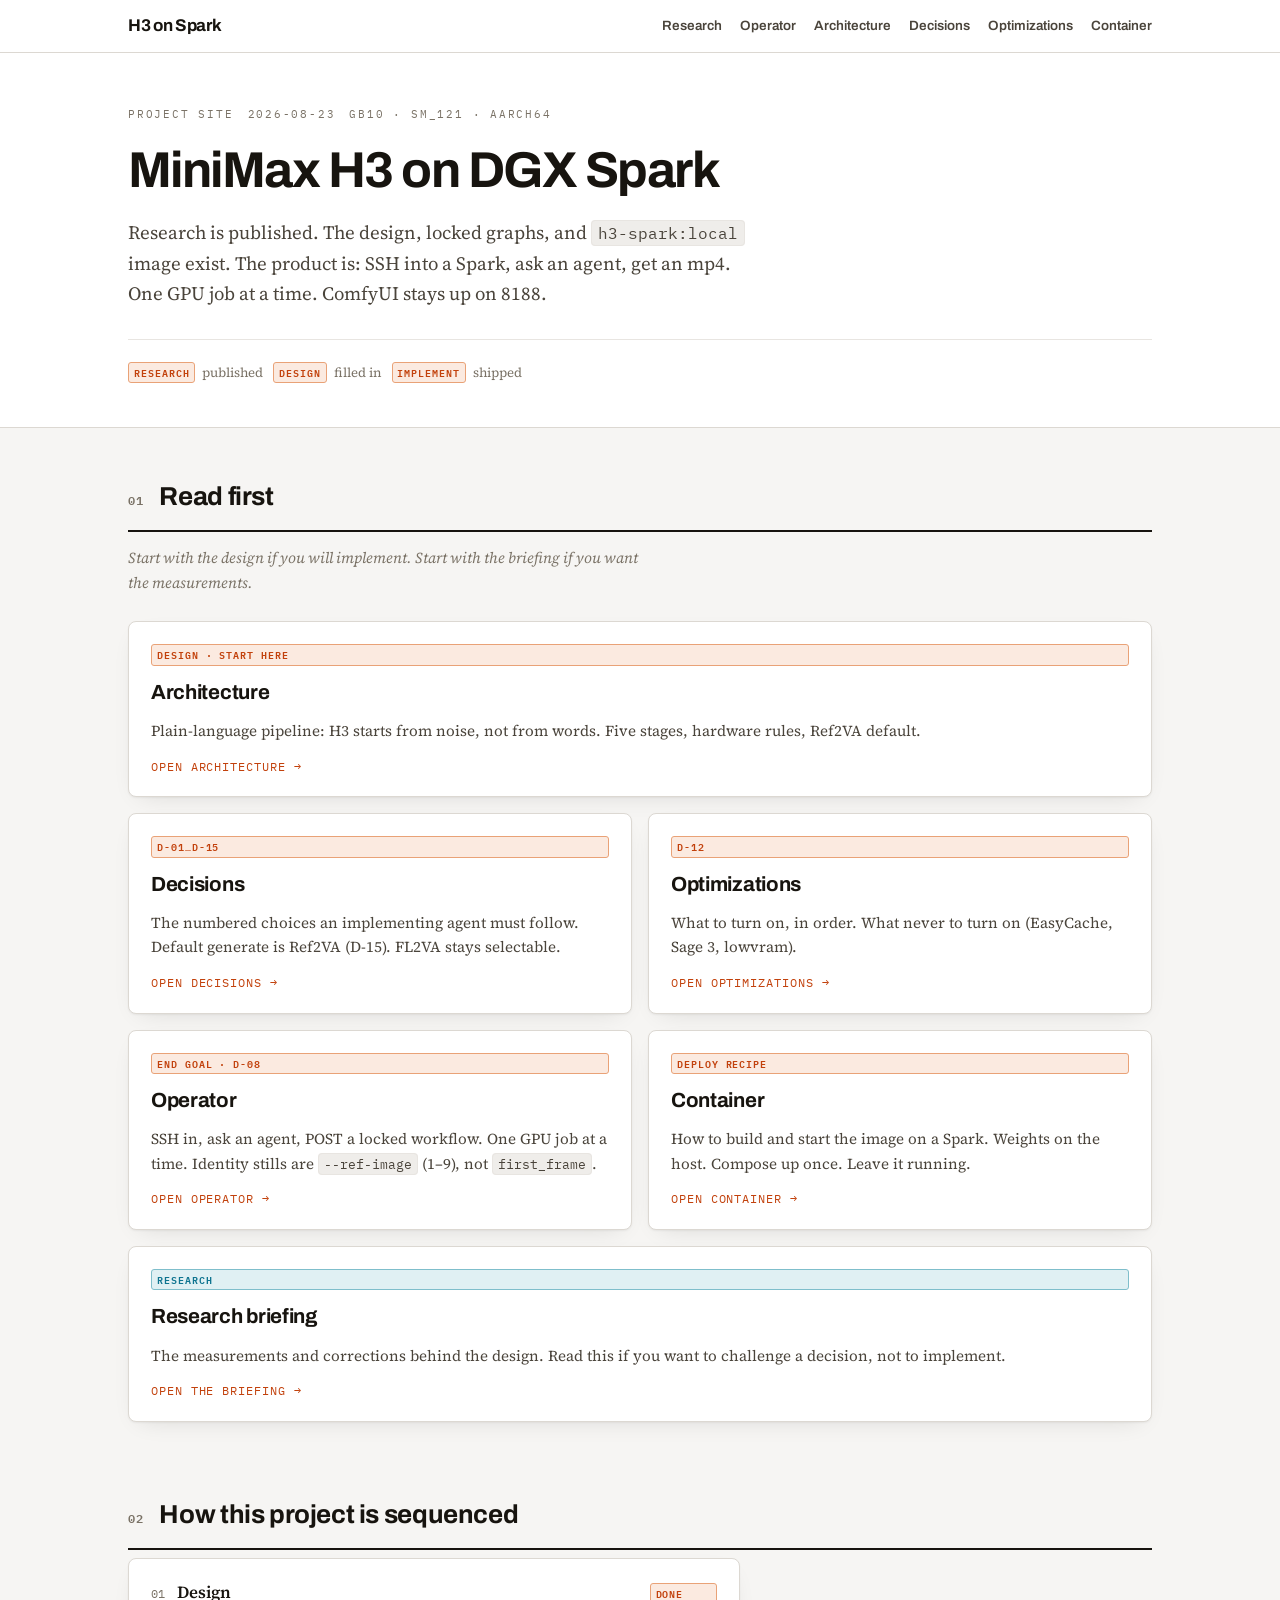
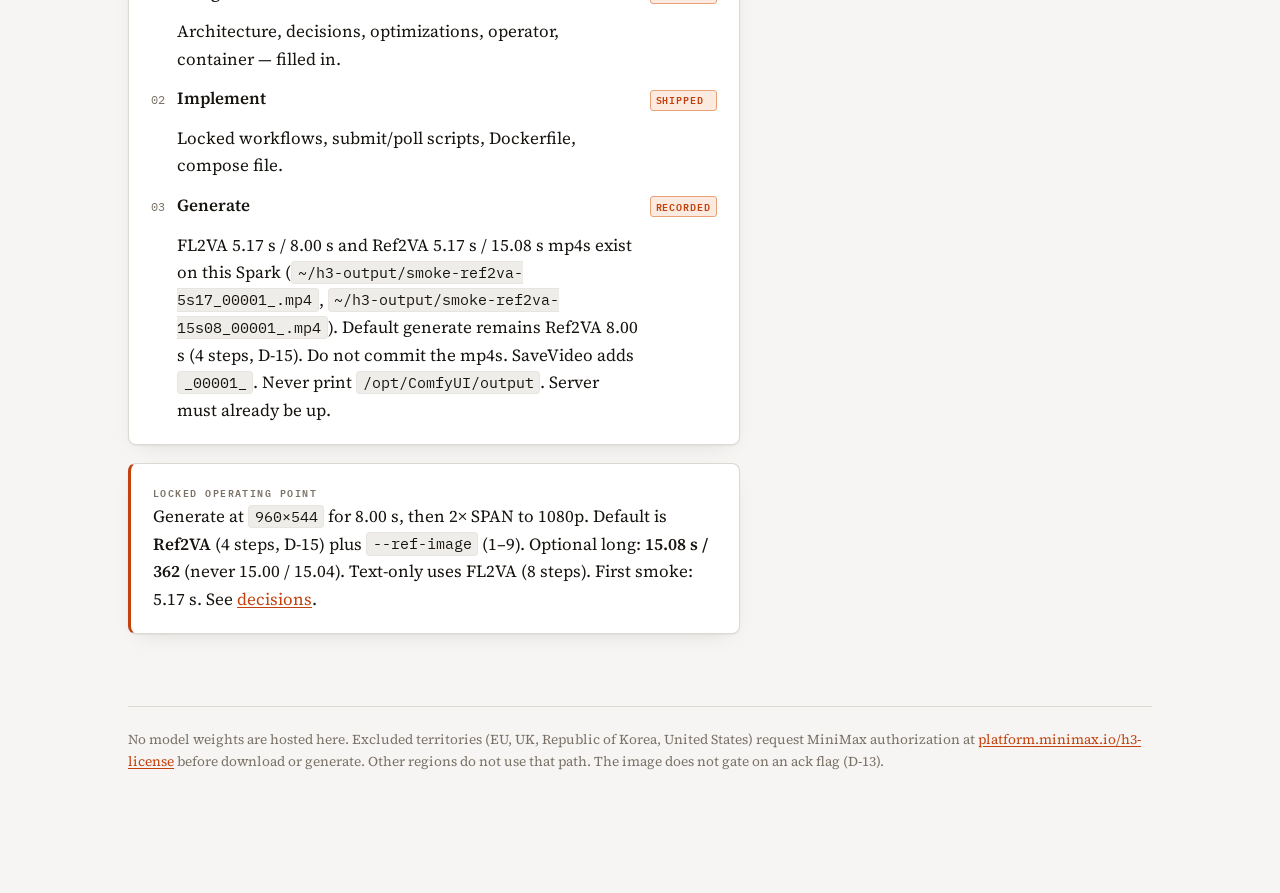
<file: docs/index.html>
<!DOCTYPE html>
<html lang="en">
<head>
<meta charset="utf-8">
<meta name="viewport" content="width=device-width, initial-scale=1">
<meta name="description" content="Research and design for deploying MiniMax H3 on NVIDIA DGX Spark through ComfyUI.">
<title>MiniMax H3 on DGX Spark</title>
<link rel="stylesheet" href="assets/site.css">
<link rel="preconnect" href="https://fonts.googleapis.com">
<link rel="preconnect" href="https://fonts.gstatic.com" crossorigin>
<link rel="stylesheet" href="https://fonts.googleapis.com/css2?family=Archivo:wght@500;600;700&family=IBM+Plex+Mono:wght@400;500;600&family=Source+Serif+4:opsz,wght@8..60,400;8..60,600&display=swap">
</head>
<body>

<nav class="site-nav" aria-label="Site">
  <div class="nav-inner">
    <a class="brand" href="index.html">H3 on Spark</a>
    <div class="nav-links">
      <a href="briefing.html">Research</a>
      <a href="design/operator.html">Operator</a>
      <a href="design/architecture.html">Architecture</a>
      <a href="design/decisions.html">Decisions</a>
      <a href="design/optimizations.html">Optimizations</a>
      <a href="design/container.html">Container</a>
    </div>
  </div>
</nav>

<header class="top">
  <div class="wrap">
    <div class="eyebrow">
      <span>Project site</span><span>2026-08-23</span><span>GB10 · sm_121 · aarch64</span>
    </div>
    <h1>MiniMax H3 on DGX&nbsp;Spark</h1>
    <p class="standfirst">
      Research is published. The design, locked graphs, and <code>h3-spark:local</code>
      image exist. The product is: SSH into a Spark, ask an agent, get an mp4.
      One GPU job at a time. ComfyUI stays up on 8188.
    </p>
    <div class="legend">
      <div><span class="chip c-m">Research</span> published</div>
      <div><span class="chip c-m">Design</span> filled in</div>
      <div><span class="chip c-m">Implement</span> shipped</div>
    </div>
  </div>
</header>

<div class="wrap">

<section>
  <div class="shead"><span class="snum">01</span><h2>Read first</h2></div>
  <p class="sdek">Start with the design if you will implement. Start with the briefing if you want the measurements.</p>
  <div class="index-grid">
    <a class="index-card span2" href="design/architecture.html">
      <span class="chip c-m">Design · start here</span>
      <h2>Architecture</h2>
      <p>Plain-language pipeline: H3 starts from noise, not from words. Five stages, hardware rules, Ref2VA default.</p>
      <span class="go">Open architecture →</span>
    </a>
    <a class="index-card" href="design/decisions.html">
      <span class="chip c-m">D-01…D-15</span>
      <h2>Decisions</h2>
      <p>The numbered choices an implementing agent must follow. Default generate is Ref2VA (D-15). FL2VA stays selectable.</p>
      <span class="go">Open decisions →</span>
    </a>
    <a class="index-card" href="design/optimizations.html">
      <span class="chip c-m">D-12</span>
      <h2>Optimizations</h2>
      <p>What to turn on, in order. What never to turn on (EasyCache, Sage 3, lowvram).</p>
      <span class="go">Open optimizations →</span>
    </a>
    <a class="index-card" href="design/operator.html">
      <span class="chip c-m">End goal · D-08</span>
      <h2>Operator</h2>
      <p>SSH in, ask an agent, POST a locked workflow. One GPU job at a time. Identity stills are <code>--ref-image</code> (1–9), not <code>first_frame</code>.</p>
      <span class="go">Open operator →</span>
    </a>
    <a class="index-card" href="design/container.html">
      <span class="chip c-m">Deploy recipe</span>
      <h2>Container</h2>
      <p>How to build and start the image on a Spark. Weights on the host. Compose up once. Leave it running.</p>
      <span class="go">Open container →</span>
    </a>
    <a class="index-card span2" href="briefing.html">
      <span class="chip c-p">Research</span>
      <h2>Research briefing</h2>
      <p>The measurements and corrections behind the design. Read this if you want to challenge a decision, not to implement.</p>
      <span class="go">Open the briefing →</span>
    </a>
  </div>
</section>

<section>
  <div class="shead"><span class="snum">02</span><h2>How this project is sequenced</h2></div>
  <div class="stack col">
    <div class="box">
      <div class="stack tight phase">
        <span class="n">01</span><strong>Design</strong><span class="chip c-m">Done</span>
        <span></span><span>Architecture, decisions, optimizations, operator, container — filled in.</span><span></span>
        <span class="n">02</span><strong>Implement</strong><span class="chip c-m">Shipped</span>
        <span></span><span>Locked workflows, submit/poll scripts, Dockerfile, compose file.</span><span></span>
        <span class="n">03</span><strong>Generate</strong><span class="chip c-m">Recorded</span>
        <span></span><span>FL2VA 5.17 s / 8.00 s and Ref2VA 5.17 s / 15.08 s mp4s exist on this Spark (<code>~/h3-output/smoke-ref2va-5s17_00001_.mp4</code>, <code>~/h3-output/smoke-ref2va-15s08_00001_.mp4</code>). Default generate remains Ref2VA 8.00 s (4 steps, D-15). Do not commit the mp4s. SaveVideo adds <code>_00001_</code>. Never print <code>/opt/ComfyUI/output</code>. Server must already be up.</span><span></span>
      </div>
    </div>
    <div class="box compute">
      <div class="boxlabel">Locked operating point</div>
      <p>Generate at <code>960×544</code> for 8.00 s, then 2× SPAN to 1080p. Default is <strong>Ref2VA</strong> (4 steps, D-15) plus <code>--ref-image</code> (1–9). Optional long: <strong>15.08 s / 362</strong> (never 15.00 / 15.04). Text-only uses FL2VA (8 steps). First smoke: 5.17 s. See <a href="design/decisions.html">decisions</a>.</p>
    </div>
  </div>
</section>

<p class="foot">No model weights are hosted here. Excluded territories (EU, UK, Republic of Korea, United States) request MiniMax authorization at <a href="https://platform.minimax.io/h3-license">platform.minimax.io/h3-license</a> before download or generate. Other regions do not use that path. The image does not gate on an ack flag (D-13).</p>

</div>
</body>
</html>
</file>
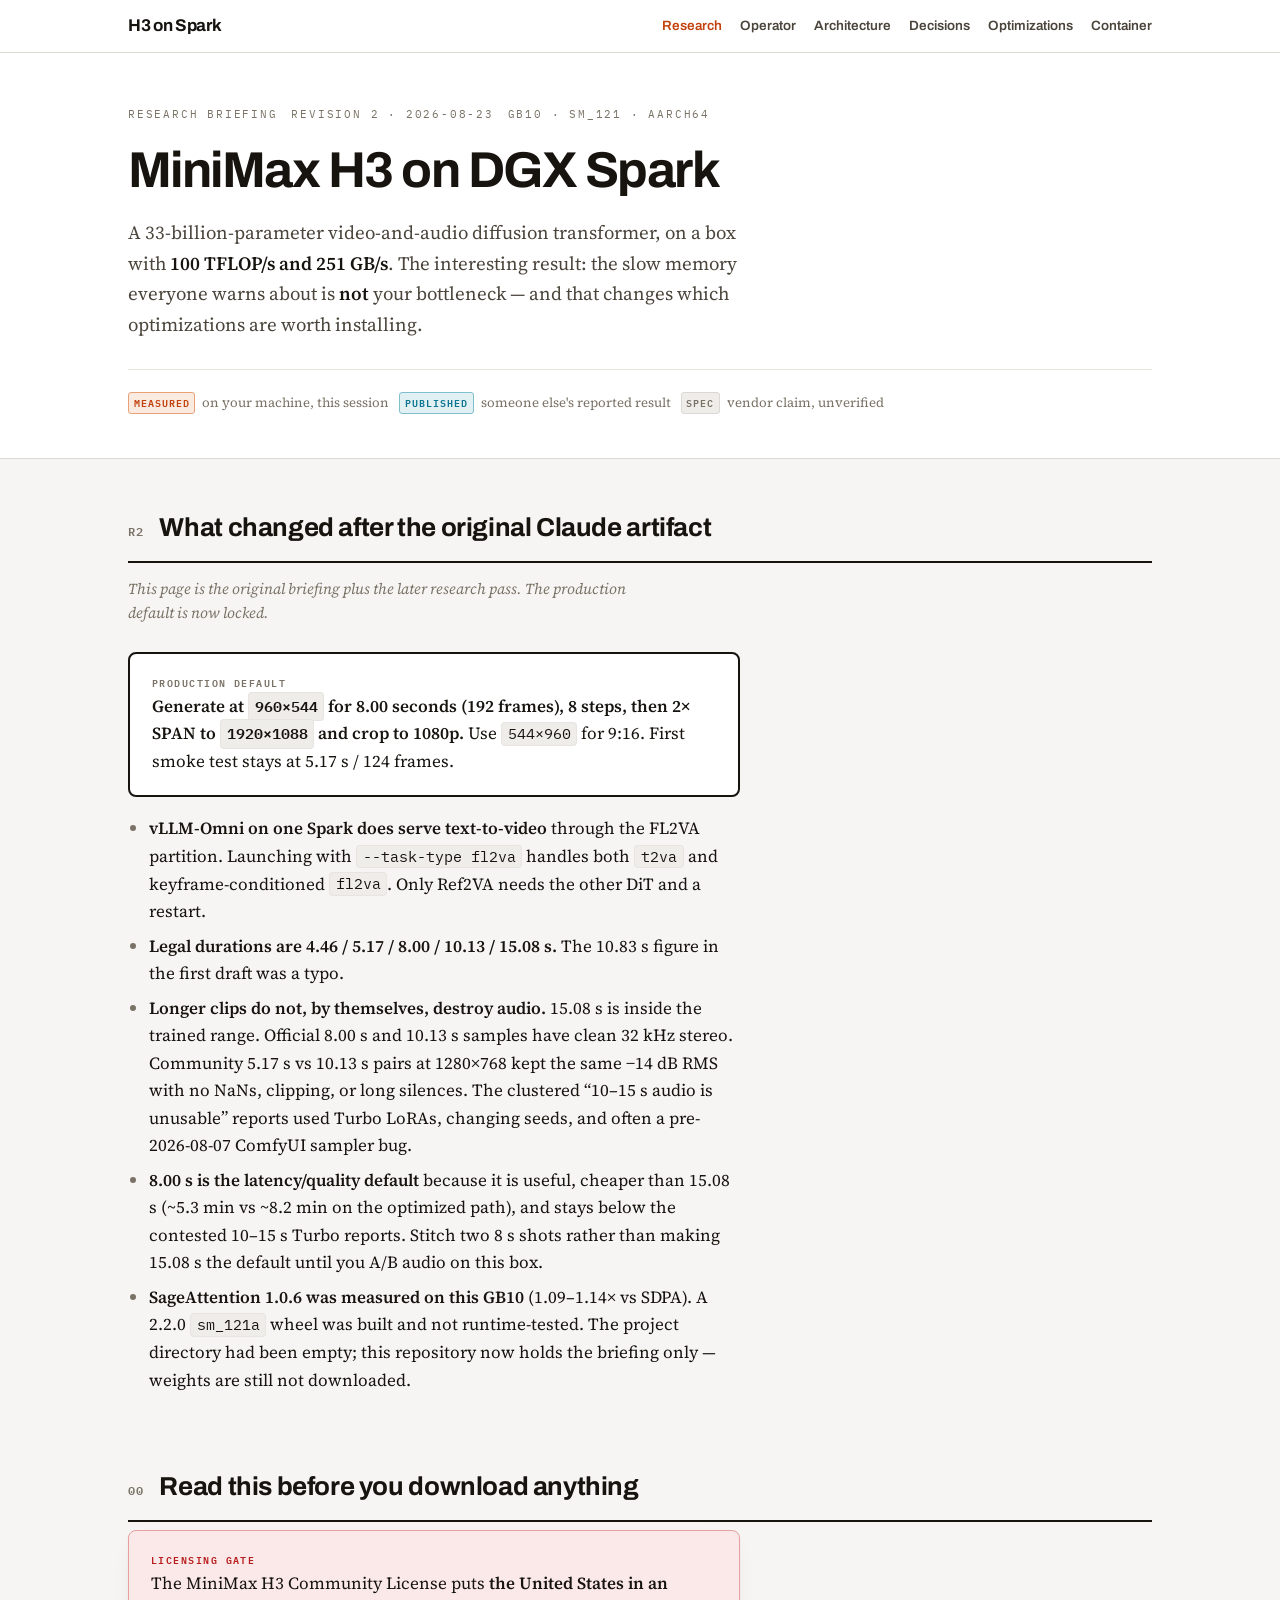
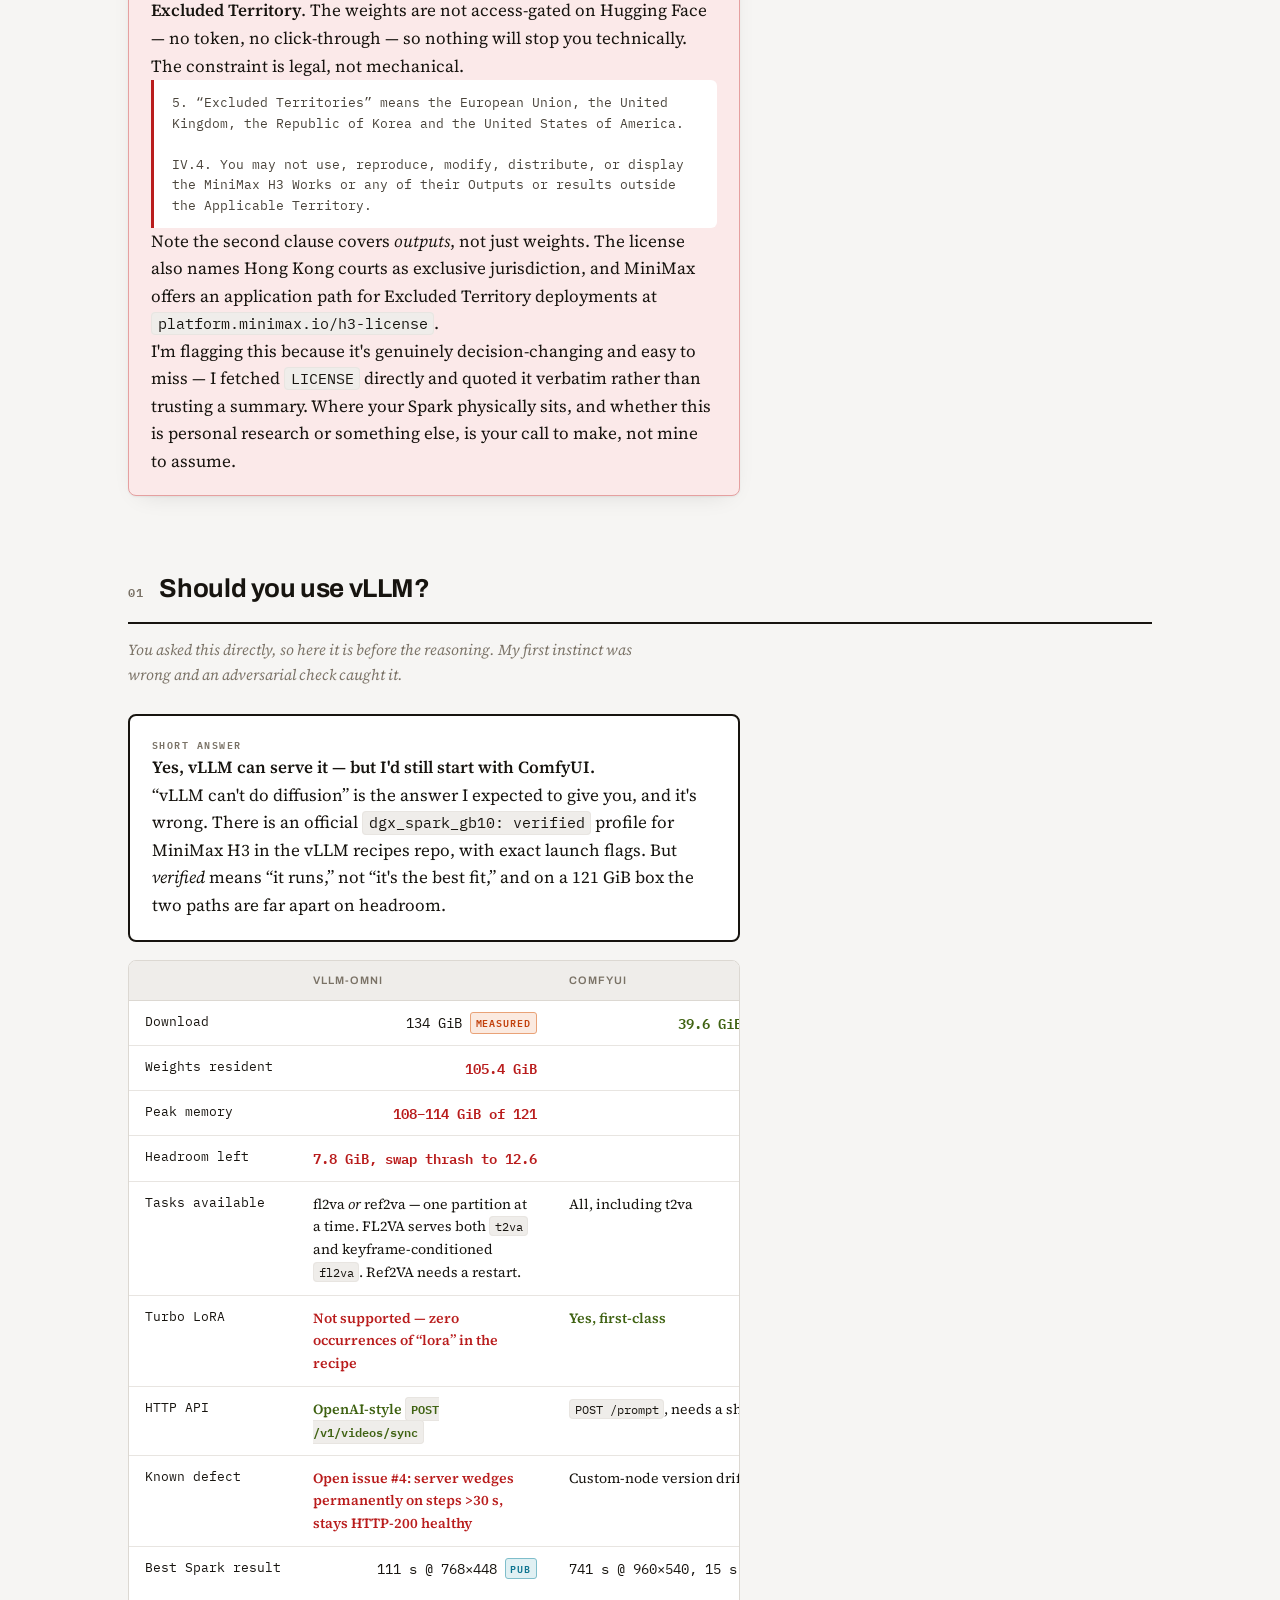
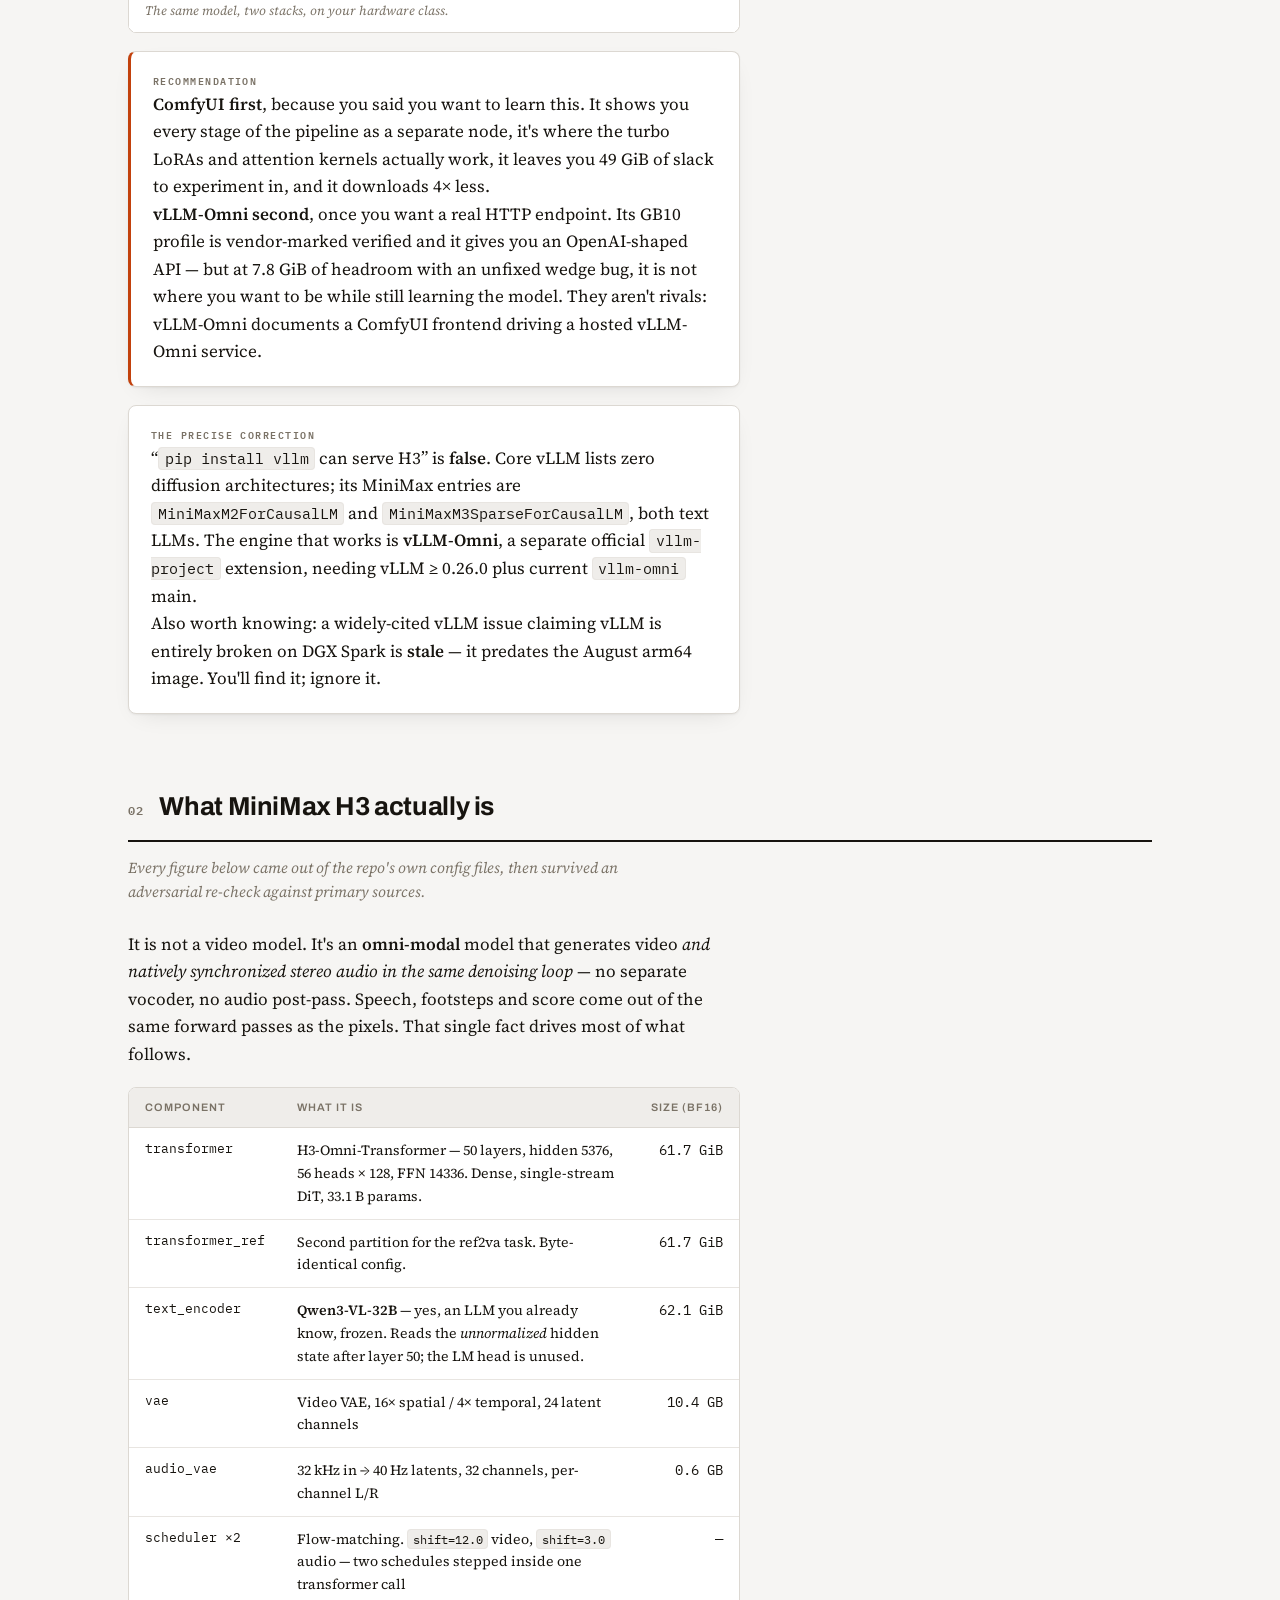
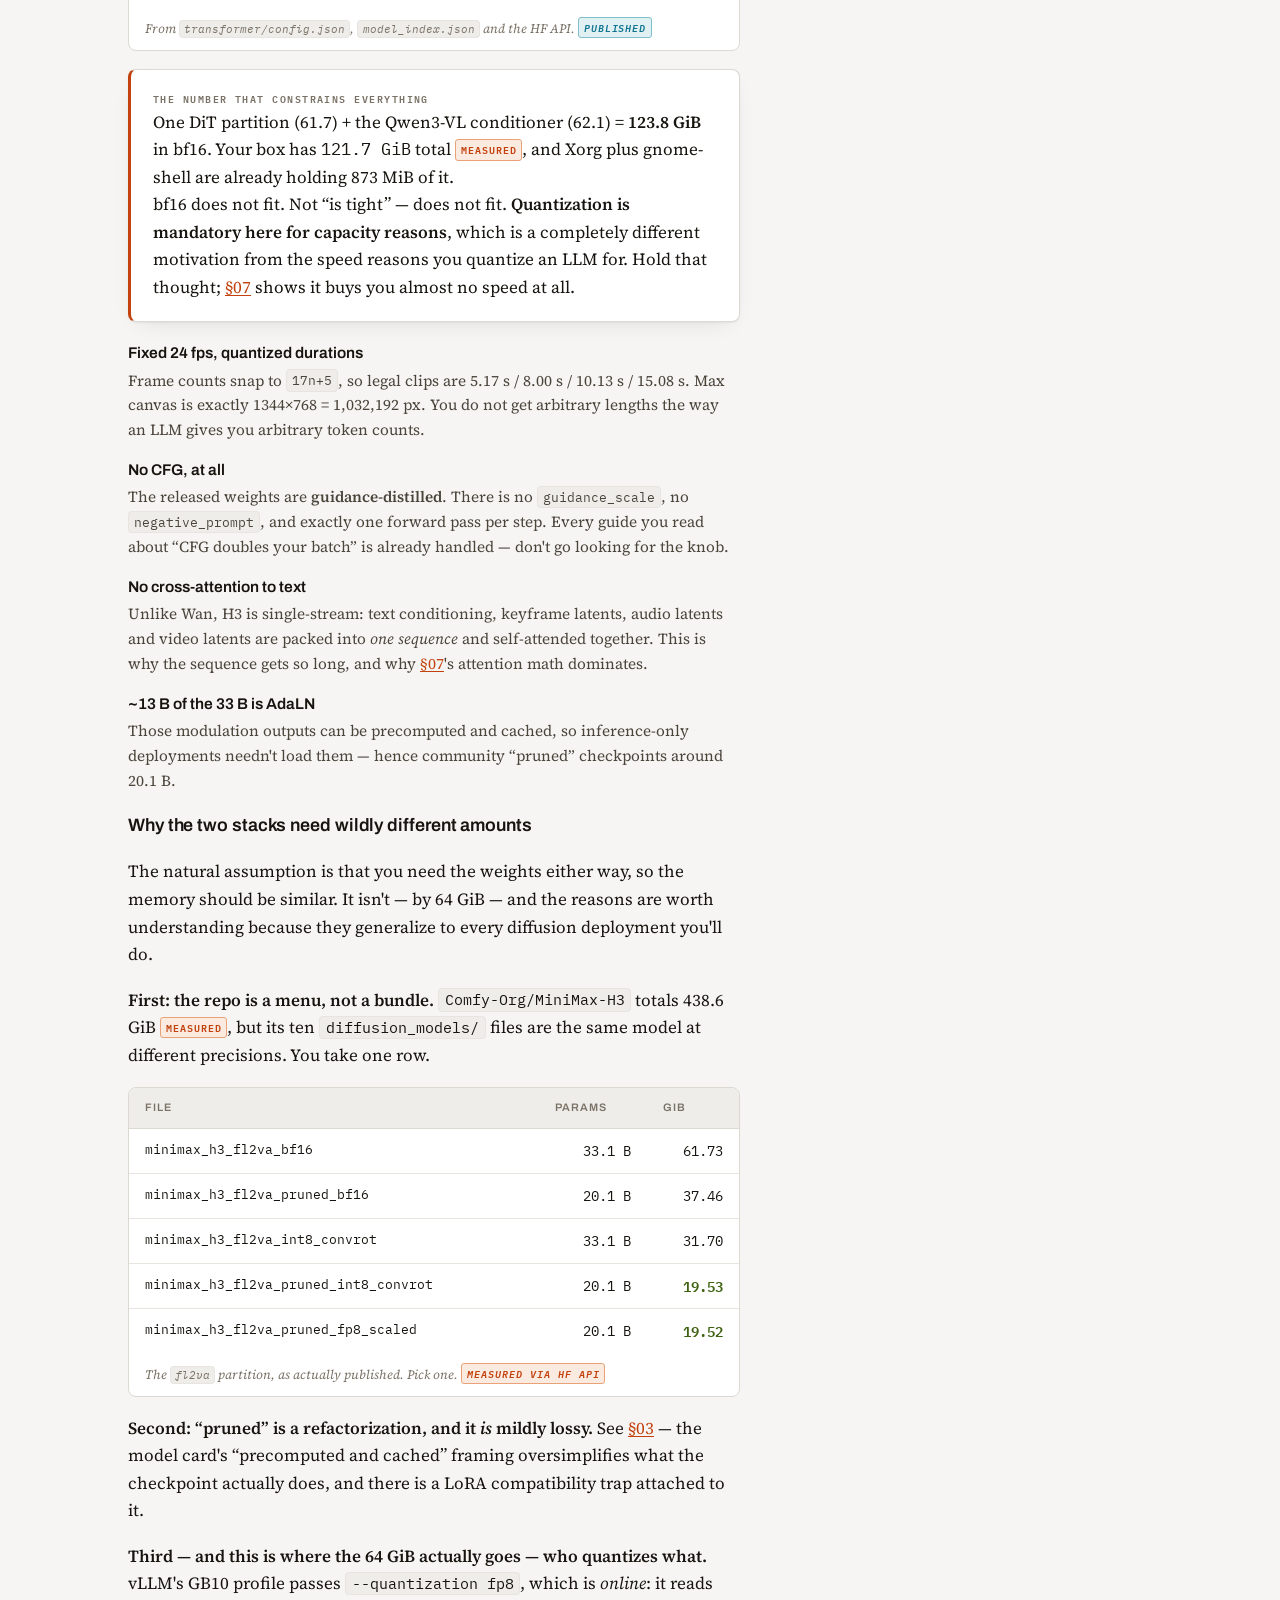
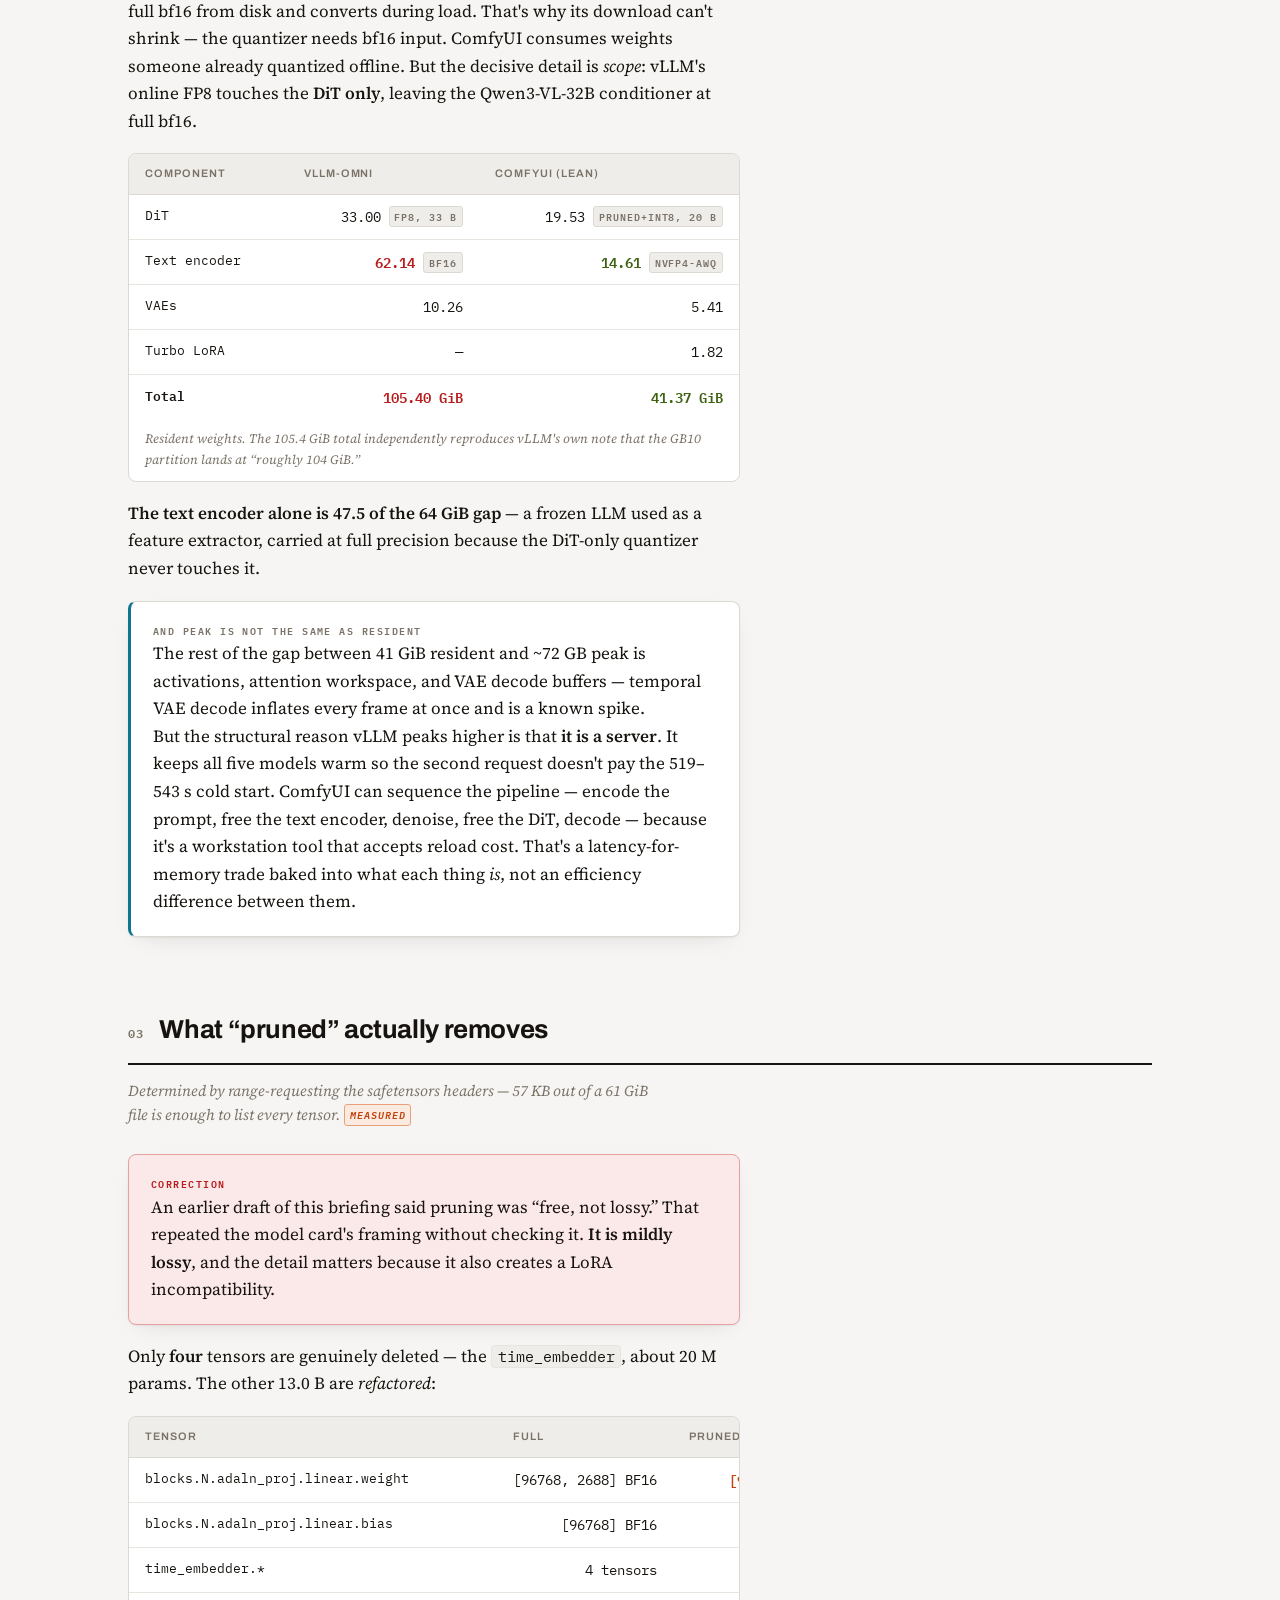
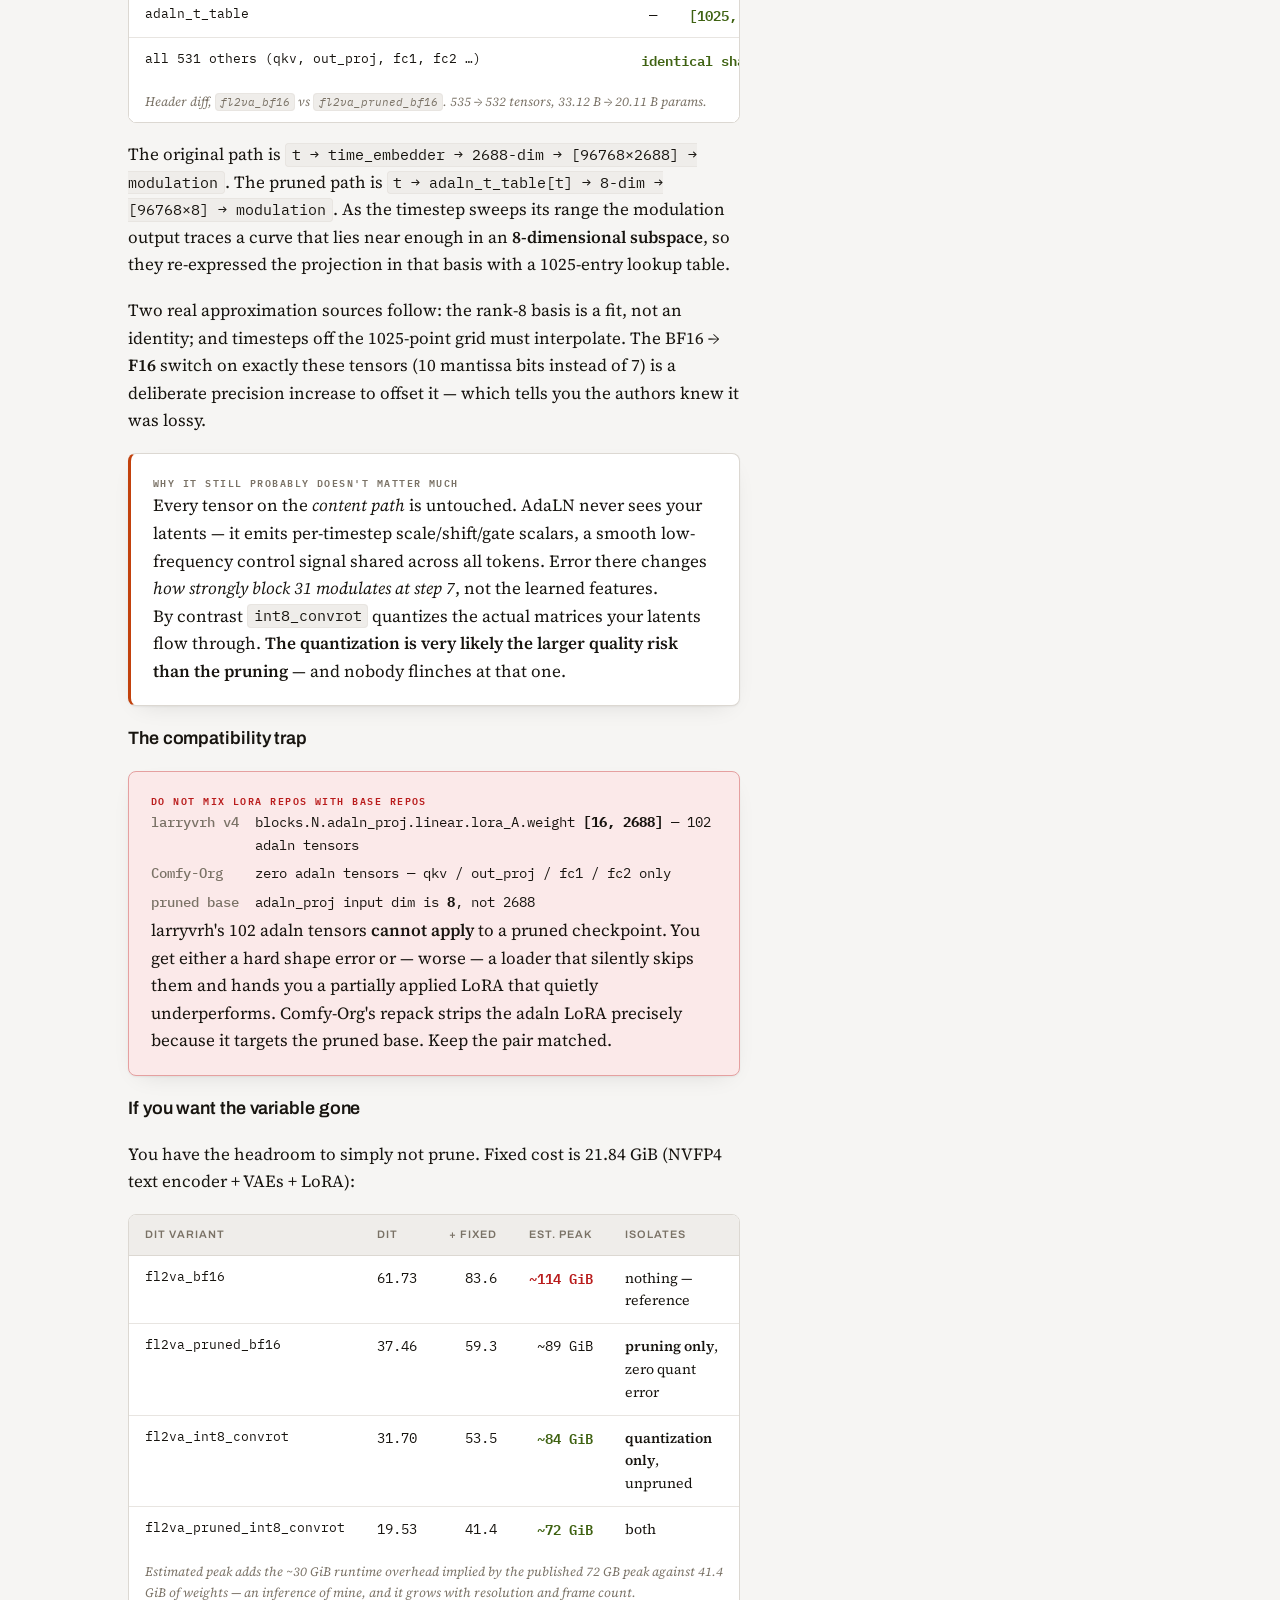
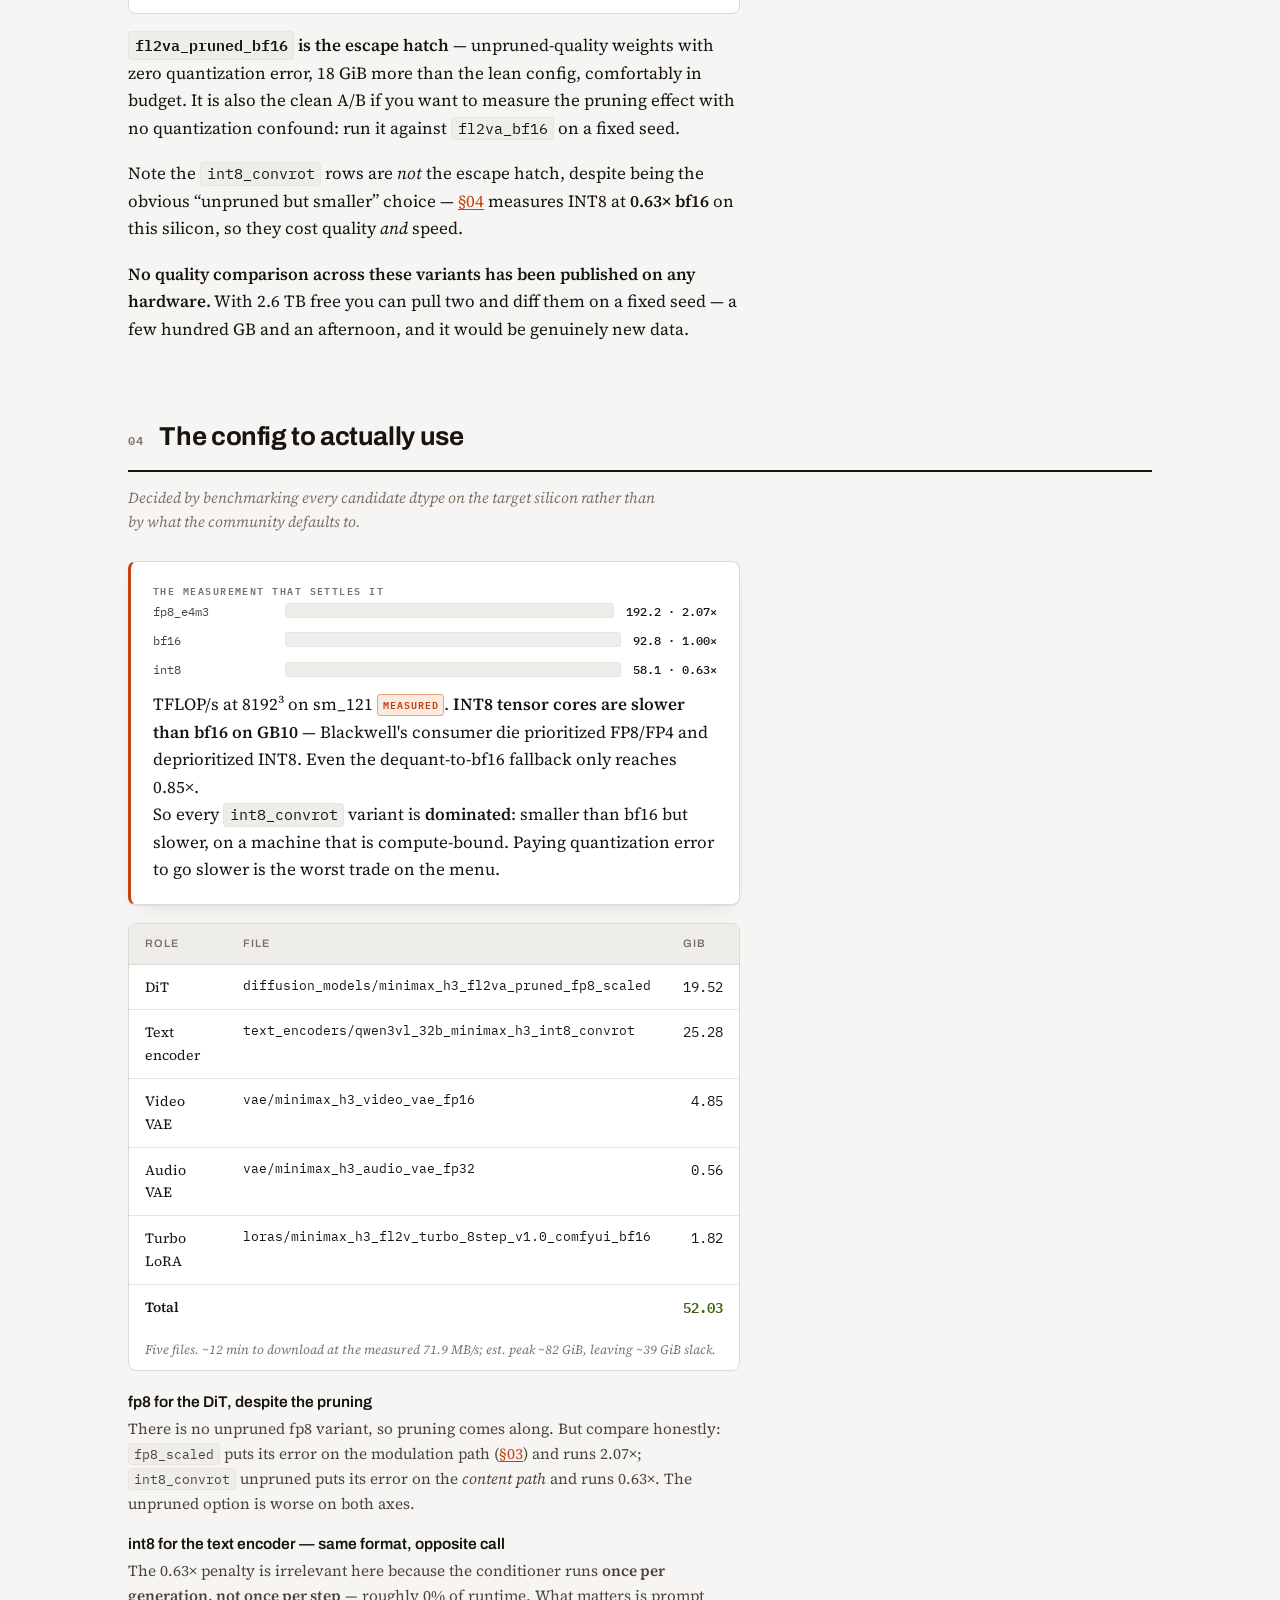
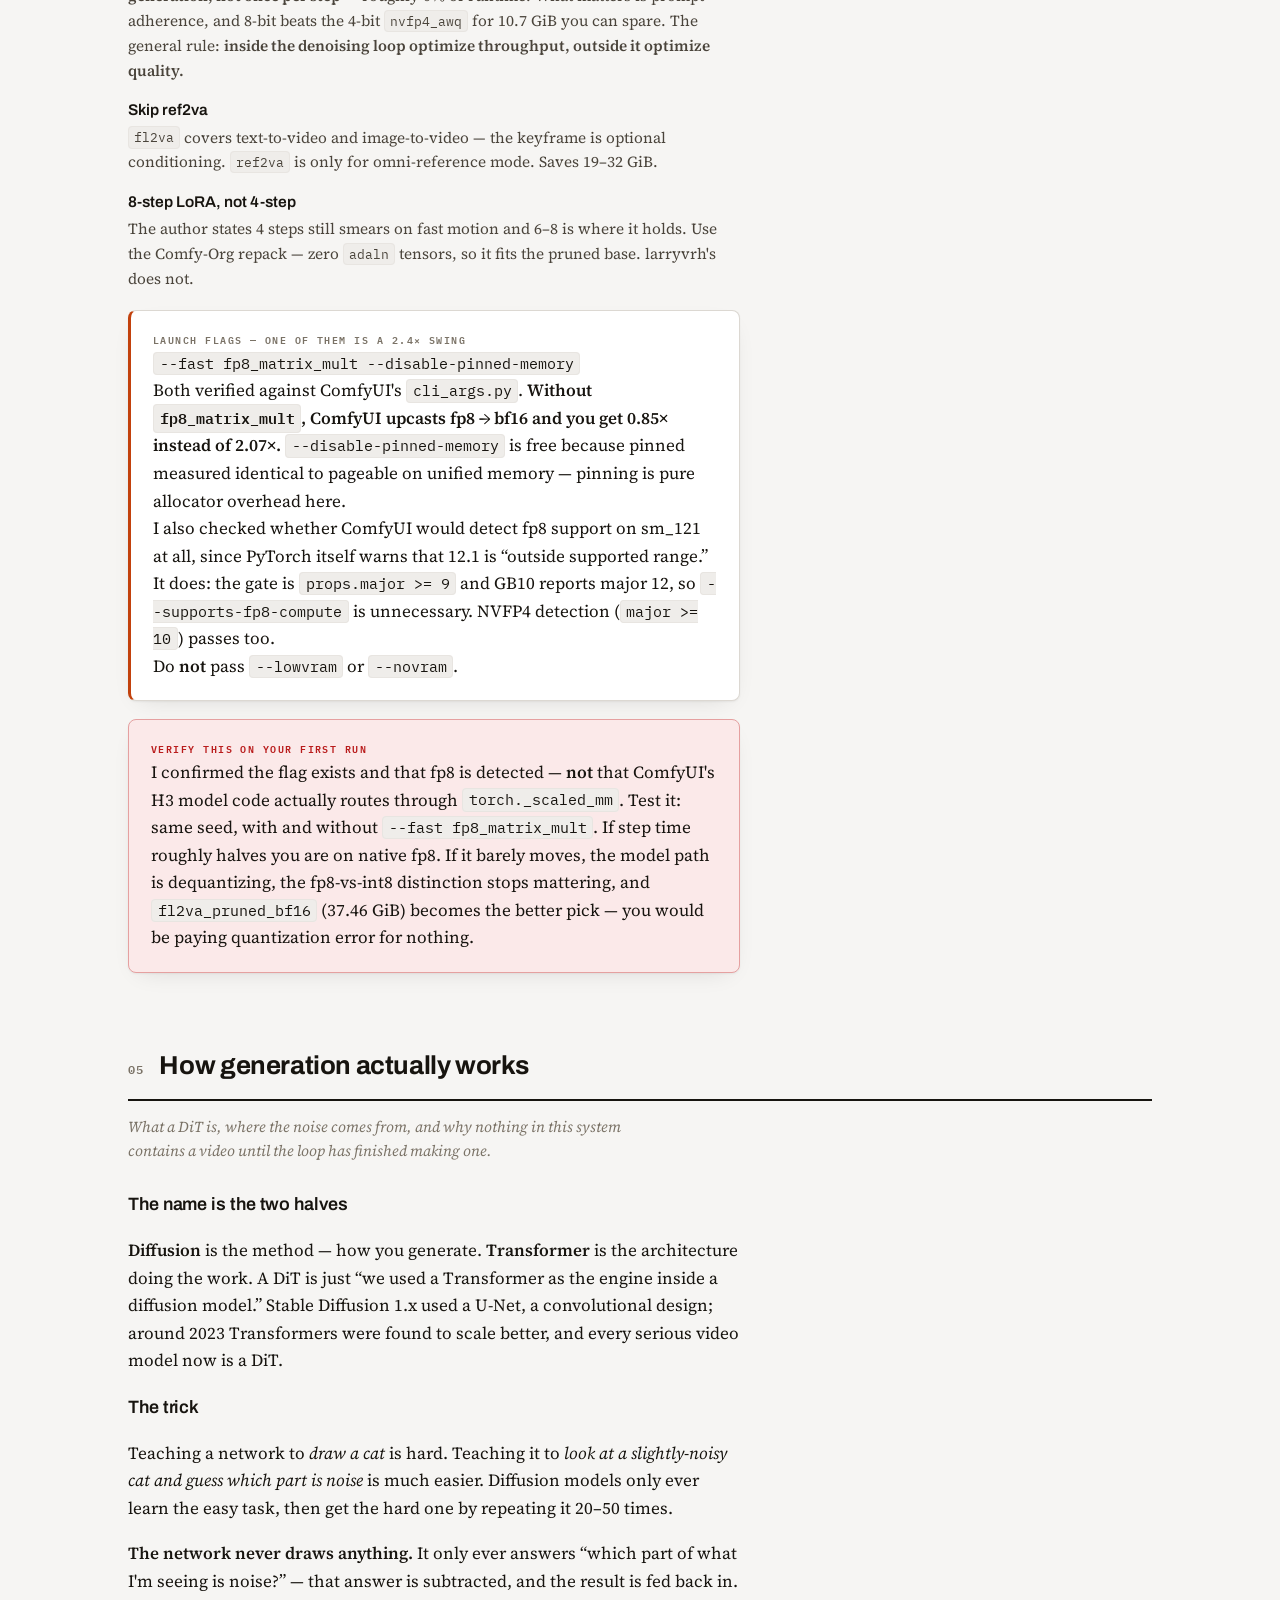
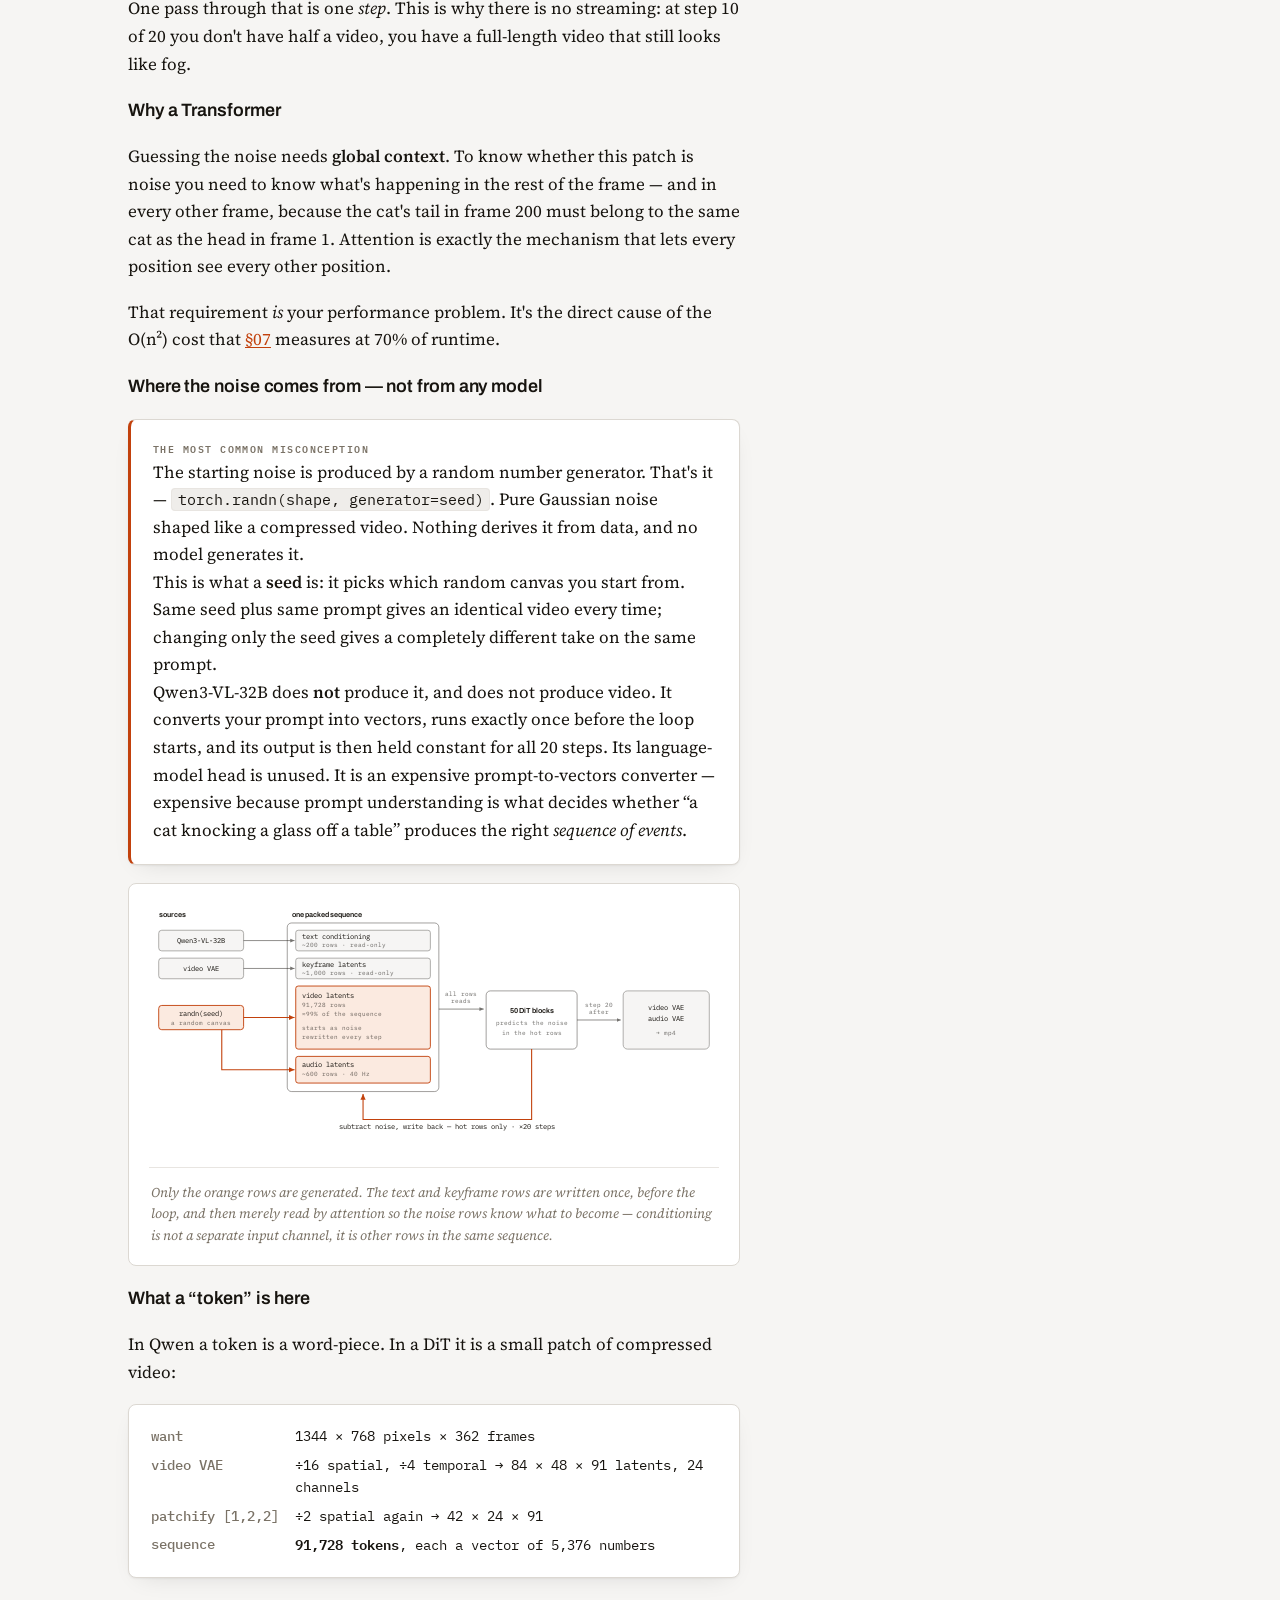
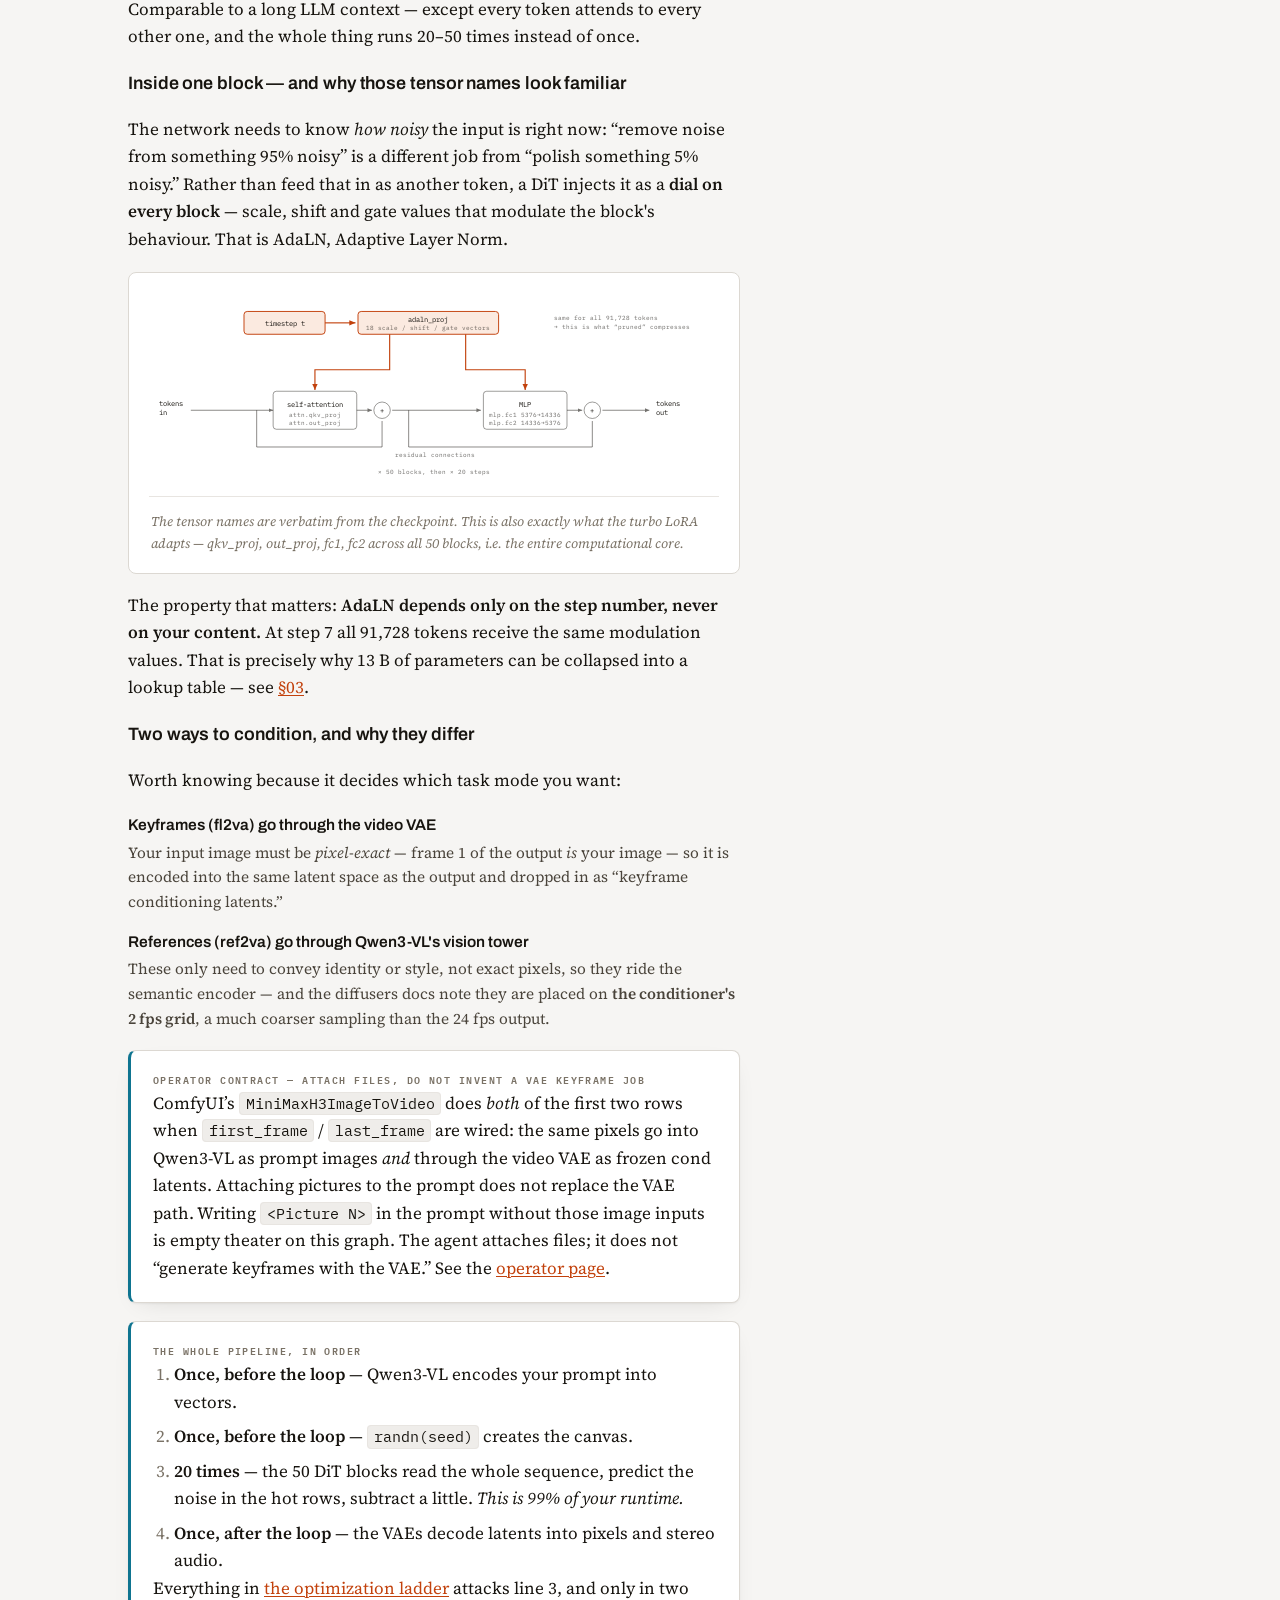
<file: docs/briefing.html>
<!DOCTYPE html>
<html lang="en">
<head>
<meta charset="utf-8">
<meta name="viewport" content="width=device-width, initial-scale=1">
<meta name="description" content="Research briefing for deploying MiniMax H3 video-and-audio generation on NVIDIA DGX Spark.">
<title>Research briefing — MiniMax H3 on DGX Spark</title>
<link rel="stylesheet" href="assets/site.css">
<link rel="preconnect" href="https://fonts.googleapis.com">
<link rel="preconnect" href="https://fonts.gstatic.com" crossorigin>
<link rel="stylesheet" href="https://fonts.googleapis.com/css2?family=Archivo:wght@500;600;700&family=IBM+Plex+Mono:wght@400;500;600&family=Source+Serif+4:opsz,wght@8..60,400;8..60,600&display=swap">

</head>
<body>

<nav class="site-nav" aria-label="Site">
  <div class="nav-inner">
    <a class="brand" href="index.html">H3 on Spark</a>
    <div class="nav-links">
      <a href="briefing.html" class="active">Research</a>
      <a href="design/operator.html">Operator</a>
      <a href="design/architecture.html">Architecture</a>
      <a href="design/decisions.html">Decisions</a>
      <a href="design/optimizations.html">Optimizations</a>
      <a href="design/container.html">Container</a>
    </div>
  </div>
</nav>

<header class="top">
  <div class="wrap">
    <div class="eyebrow">
      <span>Research briefing</span><span>Revision 2 · 2026-08-23</span><span>GB10 · sm_121 · aarch64</span>
    </div>
    <h1>MiniMax H3 on DGX&nbsp;Spark</h1>
    <p class="standfirst">
      A 33-billion-parameter video-and-audio diffusion transformer, on a box with
      <b>100 TFLOP/s and 251 GB/s</b>. The interesting result: the slow memory everyone
      warns about is <b>not</b> your bottleneck — and that changes which optimizations are worth installing.
    </p>
    <div class="legend">
      <div><span class="chip c-m">Measured</span> on your machine, this session</div>
      <div><span class="chip c-p">Published</span> someone else's reported result</div>
      <div><span class="chip c-s">Spec</span> vendor claim, unverified</div>
    </div>
  </div>
</header>

<div class="wrap">

<section id="revision">
  <div class="shead"><span class="snum">R2</span><h2>What changed after the original Claude artifact</h2></div>
  <p class="sdek">This page is the original briefing plus the later research pass. The production default is now locked.</p>
  <div class="stack col">
    <div class="box verdict">
      <div class="boxlabel">Production default</div>
      <p><strong>Generate at <code>960×544</code> for 8.00 seconds (192 frames), 8 steps, then 2× SPAN to <code>1920×1088</code> and crop to 1080p.</strong>
      Use <code>544×960</code> for 9:16. First smoke test stays at 5.17 s / 124 frames.</p>
    </div>
    <ul>
      <li><strong>vLLM-Omni on one Spark does serve text-to-video</strong> through the FL2VA partition. Launching with <code>--task-type fl2va</code> handles both <code>t2va</code> and keyframe-conditioned <code>fl2va</code>. Only Ref2VA needs the other DiT and a restart.</li>
      <li><strong>Legal durations are 4.46 / 5.17 / 8.00 / 10.13 / 15.08 s.</strong> The 10.83 s figure in the first draft was a typo.</li>
      <li><strong>Longer clips do not, by themselves, destroy audio.</strong> 15.08 s is inside the trained range. Official 8.00 s and 10.13 s samples have clean 32 kHz stereo. Community 5.17 s vs 10.13 s pairs at 1280×768 kept the same −14 dB RMS with no NaNs, clipping, or long silences. The clustered “10–15 s audio is unusable” reports used Turbo LoRAs, changing seeds, and often a pre-2026-08-07 ComfyUI sampler bug.</li>
      <li><strong>8.00 s is the latency/quality default</strong> because it is useful, cheaper than 15.08 s (~5.3 min vs ~8.2 min on the optimized path), and stays below the contested 10–15 s Turbo reports. Stitch two 8 s shots rather than making 15.08 s the default until you A/B audio on this box.</li>
      <li><strong>SageAttention 1.0.6 was measured on this GB10</strong> (1.09–1.14× vs SDPA). A 2.2.0 <code>sm_121a</code> wheel was built and not runtime-tested. The project directory had been empty; this repository now holds the briefing only — weights are still not downloaded.</li>
    </ul>
  </div>
</section>

<!-- ============ 0. BLOCKER ============ -->
<section id="license">
  <div class="shead"><span class="snum">00</span><h2>Read this before you download anything</h2></div>
  <div class="stack col">
    <div class="box stop">
      <div class="boxlabel">Licensing gate</div>
      <p>The MiniMax H3 Community License puts <strong>the United States in an Excluded Territory</strong>.
      The weights are not access-gated on Hugging Face — no token, no click-through — so nothing will
      stop you technically. The constraint is legal, not mechanical.</p>
      <blockquote class="legal">5. “Excluded Territories” means the European Union, the United Kingdom,
      the Republic of Korea and the United States of America.<br><br>
      IV.4. You may not use, reproduce, modify, distribute, or display the MiniMax H3 Works or any of
      their Outputs or results outside the Applicable Territory.</blockquote>
      <p>Note the second clause covers <em>outputs</em>, not just weights. The license also names Hong Kong
      courts as exclusive jurisdiction, and MiniMax offers an application path for Excluded Territory
      deployments at <code>platform.minimax.io/h3-license</code>.</p>
      <p>I'm flagging this because it's genuinely decision-changing and easy to miss — I fetched
      <code>LICENSE</code> directly and quoted it verbatim rather than trusting a summary.
      Where your Spark physically sits, and whether this is personal research or something else,
      is your call to make, not mine to assume.</p>
    </div>
  </div>
</section>

<!-- ============ 1. THE ANSWER ============ -->
<section id="verdict">
  <div class="shead"><span class="snum">01</span><h2>Should you use vLLM?</h2></div>
  <p class="sdek">You asked this directly, so here it is before the reasoning. My first instinct was wrong
  and an adversarial check caught it.</p>
  <div class="stack col">
    <div class="box verdict">
      <div class="boxlabel">Short answer</div>
      <p><strong>Yes, vLLM can serve it — but I'd still start with ComfyUI.</strong></p>
      <p>“vLLM can't do diffusion” is the answer I expected to give you, and it's wrong.
      There is an official <code>dgx_spark_gb10: verified</code> profile for MiniMax H3 in the
      vLLM recipes repo, with exact launch flags. But <em>verified</em> means “it runs,” not
      “it's the best fit,” and on a 121 GiB box the two paths are far apart on headroom.</p>
    </div>

    <div class="scroller">
      <table>
        <caption>The same model, two stacks, on your hardware class.</caption>
        <thead><tr><th>&nbsp;</th><th>vLLM-Omni</th><th>ComfyUI</th></tr></thead>
        <tbody>
          <tr><td class="k">Download</td>
            <td class="num">134 GiB <span class="chip c-m">Measured</span></td>
            <td class="num good">39.6 GiB <span class="chip c-m">Measured</span></td></tr>
          <tr><td class="k">Weights resident</td>
            <td class="num bad">105.4 GiB</td>
            <td class="num good">41.4 GiB</td></tr>
          <tr><td class="k">Peak memory</td>
            <td class="num bad">108–114 GiB of 121</td>
            <td class="num good">~72 GiB</td></tr>
          <tr><td class="k">Headroom left</td>
            <td class="num bad">7.8 GiB, swap thrash to 12.6</td>
            <td class="num good">~49 GiB</td></tr>
          <tr><td class="k">Tasks available</td>
            <td>fl2va <em>or</em> ref2va — one partition at a time. FL2VA serves both <code>t2va</code> and keyframe-conditioned <code>fl2va</code>. Ref2VA needs a restart.</td>
            <td>All, including t2va</td></tr>
          <tr><td class="k">Turbo LoRA</td>
            <td class="bad">Not supported — zero occurrences of “lora” in the recipe</td>
            <td class="good">Yes, first-class</td></tr>
          <tr><td class="k">HTTP API</td>
            <td class="good">OpenAI-style <code>POST /v1/videos/sync</code></td>
            <td><code>POST /prompt</code>, needs a shim</td></tr>
          <tr><td class="k">Known defect</td>
            <td class="bad">Open issue #4: server wedges permanently on steps &gt;30 s, stays HTTP-200 healthy</td>
            <td>Custom-node version drift</td></tr>
          <tr><td class="k">Best Spark result</td>
            <td class="num">111 s @ 768×448 <span class="chip c-p">Pub</span></td>
            <td class="num">741 s @ 960×540, 15 s clip <span class="chip c-p">Pub</span></td></tr>
        </tbody>
      </table>
    </div>

    <div class="box compute">
      <div class="boxlabel">Recommendation</div>
      <p><strong>ComfyUI first</strong>, because you said you want to learn this. It shows you every stage
      of the pipeline as a separate node, it's where the turbo LoRAs and attention kernels actually work,
      it leaves you 49 GiB of slack to experiment in, and it downloads 4× less.</p>
      <p><strong>vLLM-Omni second</strong>, once you want a real HTTP endpoint. Its GB10 profile is
      vendor-marked verified and it gives you an OpenAI-shaped API — but at 7.8 GiB of headroom with
      an unfixed wedge bug, it is not where you want to be while still learning the model.
      They aren't rivals: vLLM-Omni documents a ComfyUI frontend driving a hosted vLLM-Omni service.</p>
    </div>

    <div class="box">
      <div class="boxlabel">The precise correction</div>
      <p>“<code>pip install vllm</code> can serve H3” is <strong>false</strong>. Core vLLM lists zero
      diffusion architectures; its MiniMax entries are <code>MiniMaxM2ForCausalLM</code> and
      <code>MiniMaxM3SparseForCausalLM</code>, both text LLMs. The engine that works is
      <strong>vLLM-Omni</strong>, a separate official <code>vllm-project</code> extension, needing
      vLLM ≥ 0.26.0 plus current <code>vllm-omni</code> main.</p>
      <p>Also worth knowing: a widely-cited vLLM issue claiming vLLM is entirely broken on DGX Spark
      is <strong>stale</strong> — it predates the August arm64 image. You'll find it; ignore it.</p>
    </div>
  </div>
</section>

<!-- ============ 2. WHAT H3 IS ============ -->
<section id="what">
  <div class="shead"><span class="snum">02</span><h2>What MiniMax H3 actually is</h2></div>
  <p class="sdek">Every figure below came out of the repo's own config files, then survived an
  adversarial re-check against primary sources.</p>
  <div class="stack col">
    <p>It is not a video model. It's an <strong>omni-modal</strong> model that generates video
    <em>and natively synchronized stereo audio in the same denoising loop</em> — no separate vocoder,
    no audio post-pass. Speech, footsteps and score come out of the same forward passes as the pixels.
    That single fact drives most of what follows.</p>

    <div class="scroller">
      <table>
        <caption>From <code>transformer/config.json</code>, <code>model_index.json</code> and the HF API. <span class="chip c-p">Published</span></caption>
        <thead><tr><th>Component</th><th>What it is</th><th>Size (bf16)</th></tr></thead>
        <tbody>
          <tr><td class="k">transformer</td><td>H3-Omni-Transformer — 50 layers, hidden 5376, 56 heads × 128, FFN 14336. Dense, single-stream DiT, 33.1 B params.</td><td class="num">61.7 GiB</td></tr>
          <tr><td class="k">transformer_ref</td><td>Second partition for the ref2va task. Byte-identical config.</td><td class="num">61.7 GiB</td></tr>
          <tr><td class="k">text_encoder</td><td><strong>Qwen3-VL-32B</strong> — yes, an LLM you already know, frozen. Reads the <em>unnormalized</em> hidden state after layer 50; the LM head is unused.</td><td class="num">62.1 GiB</td></tr>
          <tr><td class="k">vae</td><td>Video VAE, 16× spatial / 4× temporal, 24 latent channels</td><td class="num">10.4 GB</td></tr>
          <tr><td class="k">audio_vae</td><td>32 kHz in → 40 Hz latents, 32 channels, per-channel L/R</td><td class="num">0.6 GB</td></tr>
          <tr><td class="k">scheduler ×2</td><td>Flow-matching. <code>shift=12.0</code> video, <code>shift=3.0</code> audio — two schedules stepped inside one transformer call</td><td class="num">—</td></tr>
        </tbody>
      </table>
    </div>

    <div class="box compute">
      <div class="boxlabel">The number that constrains everything</div>
      <p>One DiT partition (61.7) + the Qwen3-VL conditioner (62.1) = <strong>123.8 GiB</strong> in bf16.
      Your box has <span class="fig">121.7 GiB</span> total <span class="chip c-m">Measured</span>,
      and Xorg plus gnome-shell are already holding 873 MiB of it.</p>
      <p>bf16 does not fit. Not “is tight” — does not fit. <strong>Quantization is mandatory here for
      capacity reasons</strong>, which is a completely different motivation from the speed reasons you
      quantize an LLM for. Hold that thought; <a href="#roofline">§07</a> shows it buys you almost no speed at all.</p>
    </div>

    <dl>
      <div><dt>Fixed 24 fps, quantized durations</dt>
        <dd>Frame counts snap to <code>17n+5</code>, so legal clips are 5.17 s / 8.00 s / 10.13 s / 15.08 s.
        Max canvas is exactly 1344×768 = 1,032,192 px. You do not get arbitrary lengths the way an LLM
        gives you arbitrary token counts.</dd></div>
      <div><dt>No CFG, at all</dt>
        <dd>The released weights are <strong>guidance-distilled</strong>. There is no
        <code>guidance_scale</code>, no <code>negative_prompt</code>, and exactly one forward pass per step.
        Every guide you read about “CFG doubles your batch” is already handled — don't go looking for the knob.</dd></div>
      <div><dt>No cross-attention to text</dt>
        <dd>Unlike Wan, H3 is single-stream: text conditioning, keyframe latents, audio latents and video
        latents are packed into <em>one sequence</em> and self-attended together. This is why the sequence
        gets so long, and why <a href="#roofline">§07</a>'s attention math dominates.</dd></div>
      <div><dt>~13 B of the 33 B is AdaLN</dt>
        <dd>Those modulation outputs can be precomputed and cached, so inference-only deployments needn't
        load them — hence community “pruned” checkpoints around 20.1 B.</dd></div>
    </dl>

    <h3 id="why-different">Why the two stacks need wildly different amounts</h3>
    <p>The natural assumption is that you need the weights either way, so the memory should be similar.
    It isn't — by 64 GiB — and the reasons are worth understanding because they generalize to every
    diffusion deployment you'll do.</p>

    <p><strong>First: the repo is a menu, not a bundle.</strong> <code>Comfy-Org/MiniMax-H3</code> totals
    438.6 GiB <span class="chip c-m">Measured</span>, but its ten <code>diffusion_models/</code> files are
    the same model at different precisions. You take one row.</p>

    <div class="scroller">
      <table>
        <caption>The <code>fl2va</code> partition, as actually published. Pick one. <span class="chip c-m">Measured via HF API</span></caption>
        <thead><tr><th>File</th><th>Params</th><th>GiB</th></tr></thead>
        <tbody>
          <tr><td class="k">minimax_h3_fl2va_bf16</td><td class="num">33.1 B</td><td class="num">61.73</td></tr>
          <tr><td class="k">minimax_h3_fl2va_pruned_bf16</td><td class="num">20.1 B</td><td class="num">37.46</td></tr>
          <tr><td class="k">minimax_h3_fl2va_int8_convrot</td><td class="num">33.1 B</td><td class="num">31.70</td></tr>
          <tr><td class="k">minimax_h3_fl2va_pruned_int8_convrot</td><td class="num">20.1 B</td><td class="num good">19.53</td></tr>
          <tr><td class="k">minimax_h3_fl2va_pruned_fp8_scaled</td><td class="num">20.1 B</td><td class="num good">19.52</td></tr>
        </tbody>
      </table>
    </div>

    <p><strong>Second: “pruned” is a refactorization, and it <em>is</em> mildly lossy.</strong>
    See <a href="#pruning">§03</a> — the model card's “precomputed and cached” framing oversimplifies
    what the checkpoint actually does, and there is a LoRA compatibility trap attached to it.</p>

    <p><strong>Third — and this is where the 64 GiB actually goes — who quantizes what.</strong>
    vLLM's GB10 profile passes <code>--quantization fp8</code>, which is <em>online</em>: it reads full
    bf16 from disk and converts during load. That's why its download can't shrink — the quantizer needs
    bf16 input. ComfyUI consumes weights someone already quantized offline. But the decisive detail is
    <em>scope</em>: vLLM's online FP8 touches the <strong>DiT only</strong>, leaving the Qwen3-VL-32B
    conditioner at full bf16.</p>

    <div class="scroller">
      <table>
        <caption>Resident weights. The 105.4 GiB total independently reproduces vLLM's own note that the GB10 partition lands at “roughly 104 GiB.”</caption>
        <thead><tr><th>Component</th><th>vLLM-Omni</th><th>ComfyUI (lean)</th></tr></thead>
        <tbody>
          <tr><td class="k">DiT</td><td class="num">33.00 <span class="chip c-s">fp8, 33 B</span></td><td class="num">19.53 <span class="chip c-s">pruned+int8, 20 B</span></td></tr>
          <tr><td class="k">Text encoder</td><td class="num bad">62.14 <span class="chip c-s">bf16</span></td><td class="num good">14.61 <span class="chip c-s">nvfp4-awq</span></td></tr>
          <tr><td class="k">VAEs</td><td class="num">10.26</td><td class="num">5.41</td></tr>
          <tr><td class="k">Turbo LoRA</td><td class="num">—</td><td class="num">1.82</td></tr>
          <tr><td class="k"><strong>Total</strong></td><td class="num bad"><strong>105.40 GiB</strong></td><td class="num good"><strong>41.37 GiB</strong></td></tr>
        </tbody>
      </table>
    </div>

    <p><strong>The text encoder alone is 47.5 of the 64 GiB gap</strong> — a frozen LLM used as a feature
    extractor, carried at full precision because the DiT-only quantizer never touches it.</p>

    <div class="box bw">
      <div class="boxlabel">And peak is not the same as resident</div>
      <p>The rest of the gap between 41 GiB resident and ~72 GB peak is activations, attention workspace,
      and VAE decode buffers — temporal VAE decode inflates every frame at once and is a known spike.</p>
      <p>But the structural reason vLLM peaks higher is that <strong>it is a server</strong>. It keeps all
      five models warm so the second request doesn't pay the 519–543 s cold start. ComfyUI can sequence the
      pipeline — encode the prompt, free the text encoder, denoise, free the DiT, decode — because it's a
      workstation tool that accepts reload cost. That's a latency-for-memory trade baked into what each
      thing <em>is</em>, not an efficiency difference between them.</p>
    </div>
  </div>
</section>

<!-- ============ 2b. PRUNING ============ -->
<section id="pruning">
  <div class="shead"><span class="snum">03</span><h2>What “pruned” actually removes</h2></div>
  <p class="sdek">Determined by range-requesting the safetensors headers — 57 KB out of a 61 GiB file
  is enough to list every tensor. <span class="chip c-m">Measured</span></p>
  <div class="stack col">

    <div class="box stop">
      <div class="boxlabel">Correction</div>
      <p>An earlier draft of this briefing said pruning was “free, not lossy.” That repeated the model
      card's framing without checking it. <strong>It is mildly lossy</strong>, and the detail matters
      because it also creates a LoRA incompatibility.</p>
    </div>

    <p>Only <strong>four</strong> tensors are genuinely deleted — the <code>time_embedder</code>,
    about 20 M params. The other 13.0 B are <em>refactored</em>:</p>

    <div class="scroller">
      <table>
        <caption>Header diff, <code>fl2va_bf16</code> vs <code>fl2va_pruned_bf16</code>. 535 → 532 tensors, 33.12 B → 20.11 B params.</caption>
        <thead><tr><th>Tensor</th><th>Full</th><th>Pruned</th></tr></thead>
        <tbody>
          <tr><td class="k">blocks.N.adaln_proj.linear.weight</td><td class="num">[96768, 2688] BF16</td><td class="num hot">[96768, 8] F16</td></tr>
          <tr><td class="k">blocks.N.adaln_proj.linear.bias</td><td class="num">[96768] BF16</td><td class="num">[96768] F16</td></tr>
          <tr><td class="k">time_embedder.*</td><td class="num">4 tensors</td><td class="num bad">removed</td></tr>
          <tr><td class="k">adaln_t_table</td><td class="num">—</td><td class="num good">[1025, 8] F32 added</td></tr>
          <tr><td class="k">all 531 others (qkv, out_proj, fc1, fc2 …)</td><td colspan="2" class="num good">identical shape and dtype</td></tr>
        </tbody>
      </table>
    </div>

    <p>The original path is <code>t → time_embedder → 2688-dim → [96768×2688] → modulation</code>.
    The pruned path is <code>t → adaln_t_table[t] → 8-dim → [96768×8] → modulation</code>. As the
    timestep sweeps its range the modulation output traces a curve that lies near enough in an
    <strong>8-dimensional subspace</strong>, so they re-expressed the projection in that basis with a
    1025-entry lookup table.</p>

    <p>Two real approximation sources follow: the rank-8 basis is a fit, not an identity; and timesteps
    off the 1025-point grid must interpolate. The BF16 → <strong>F16</strong> switch on exactly these
    tensors (10 mantissa bits instead of 7) is a deliberate precision increase to offset it — which tells
    you the authors knew it was lossy.</p>

    <div class="box compute">
      <div class="boxlabel">Why it still probably doesn't matter much</div>
      <p>Every tensor on the <em>content path</em> is untouched. AdaLN never sees your latents — it emits
      per-timestep scale/shift/gate scalars, a smooth low-frequency control signal shared across all
      tokens. Error there changes <em>how strongly block 31 modulates at step 7</em>, not the learned
      features.</p>
      <p>By contrast <code>int8_convrot</code> quantizes the actual matrices your latents flow through.
      <strong>The quantization is very likely the larger quality risk than the pruning</strong> — and
      nobody flinches at that one.</p>
    </div>

    <h3>The compatibility trap</h3>
    <div class="box stop">
      <div class="boxlabel">Do not mix LoRA repos with base repos</div>
      <div class="kv" style="margin-bottom:4px">
        <dt>larryvrh v4</dt><dd>blocks.N.adaln_proj.linear.lora_A.weight <b>[16, 2688]</b> — 102 adaln tensors</dd>
        <dt>Comfy-Org</dt><dd>zero adaln tensors — qkv / out_proj / fc1 / fc2 only</dd>
        <dt>pruned base</dt><dd>adaln_proj input dim is <b>8</b>, not 2688</dd>
      </div>
      <p>larryvrh's 102 adaln tensors <strong>cannot apply</strong> to a pruned checkpoint. You get either
      a hard shape error or — worse — a loader that silently skips them and hands you a partially applied
      LoRA that quietly underperforms. Comfy-Org's repack strips the adaln LoRA precisely because it
      targets the pruned base. Keep the pair matched.</p>
    </div>

    <h3>If you want the variable gone</h3>
    <p>You have the headroom to simply not prune. Fixed cost is 21.84 GiB (NVFP4 text encoder + VAEs + LoRA):</p>
    <div class="scroller">
      <table>
        <caption>Estimated peak adds the ~30 GiB runtime overhead implied by the published 72 GB peak against 41.4 GiB of weights — an inference of mine, and it grows with resolution and frame count.</caption>
        <thead><tr><th>DiT variant</th><th>DiT</th><th>+ fixed</th><th>Est. peak</th><th>Isolates</th></tr></thead>
        <tbody>
          <tr><td class="k">fl2va_bf16</td><td class="num">61.73</td><td class="num">83.6</td><td class="num bad">~114 GiB</td><td>nothing — reference</td></tr>
          <tr><td class="k">fl2va_pruned_bf16</td><td class="num">37.46</td><td class="num">59.3</td><td class="num">~89 GiB</td><td><strong>pruning only</strong>, zero quant error</td></tr>
          <tr><td class="k">fl2va_int8_convrot</td><td class="num">31.70</td><td class="num">53.5</td><td class="num good">~84 GiB</td><td><strong>quantization only</strong>, unpruned</td></tr>
          <tr><td class="k">fl2va_pruned_int8_convrot</td><td class="num">19.53</td><td class="num">41.4</td><td class="num good">~72 GiB</td><td>both</td></tr>
        </tbody>
      </table>
    </div>
    <p><strong><code>fl2va_pruned_bf16</code> is the escape hatch</strong> — unpruned-quality weights with
    zero quantization error, 18 GiB more than the lean config, comfortably in budget. It is also the clean
    A/B if you want to measure the pruning effect with no quantization confound: run it against
    <code>fl2va_bf16</code> on a fixed seed.</p>
    <p>Note the <code>int8_convrot</code> rows are <em>not</em> the escape hatch, despite being the obvious
    “unpruned but smaller” choice — <a href="#config">§04</a> measures INT8 at <strong>0.63× bf16</strong>
    on this silicon, so they cost quality <em>and</em> speed.</p>
    <p><strong>No quality comparison across these variants has been published on any hardware.</strong>
    With 2.6 TB free you can pull two and diff them on a fixed seed — a few hundred GB and an afternoon,
    and it would be genuinely new data.</p>
  </div>
</section>

<!-- ============ 2c. THE CONFIG ============ -->
<section id="config">
  <div class="shead"><span class="snum">04</span><h2>The config to actually use</h2></div>
  <p class="sdek">Decided by benchmarking every candidate dtype on the target silicon rather than by
  what the community defaults to.</p>
  <div class="stack col">

    <div class="box compute">
      <div class="boxlabel">The measurement that settles it</div>
      <div class="bars">
        <div class="bar"><span class="lab">fp8_e4m3</span><span class="track"><span class="fill f-compute" style="width:100%"></span></span><span class="val">192.2 · 2.07×</span></div>
        <div class="bar"><span class="lab">bf16</span><span class="track"><span class="fill f-mute" style="width:48.3%"></span></span><span class="val">92.8 · 1.00×</span></div>
        <div class="bar"><span class="lab">int8</span><span class="track"><span class="fill f-bw" style="width:30.2%"></span></span><span class="val">58.1 · 0.63×</span></div>
      </div>
      <p style="margin-top:12px">TFLOP/s at 8192³ on sm_121 <span class="chip c-m">Measured</span>.
      <strong>INT8 tensor cores are slower than bf16 on GB10</strong> — Blackwell's consumer die
      prioritized FP8/FP4 and deprioritized INT8. Even the dequant-to-bf16 fallback only reaches 0.85×.</p>
      <p>So every <code>int8_convrot</code> variant is <strong>dominated</strong>: smaller than bf16 but
      slower, on a machine that is compute-bound. Paying quantization error to go slower is the worst
      trade on the menu.</p>
    </div>

    <div class="scroller">
      <table>
        <caption>Five files. ~12 min to download at the measured 71.9 MB/s; est. peak ~82 GiB, leaving ~39 GiB slack.</caption>
        <thead><tr><th>Role</th><th>File</th><th>GiB</th></tr></thead>
        <tbody>
          <tr><td>DiT</td><td class="k">diffusion_models/minimax_h3_fl2va_pruned_fp8_scaled</td><td class="num">19.52</td></tr>
          <tr><td>Text encoder</td><td class="k">text_encoders/qwen3vl_32b_minimax_h3_int8_convrot</td><td class="num">25.28</td></tr>
          <tr><td>Video VAE</td><td class="k">vae/minimax_h3_video_vae_fp16</td><td class="num">4.85</td></tr>
          <tr><td>Audio VAE</td><td class="k">vae/minimax_h3_audio_vae_fp32</td><td class="num">0.56</td></tr>
          <tr><td>Turbo LoRA</td><td class="k">loras/minimax_h3_fl2v_turbo_8step_v1.0_comfyui_bf16</td><td class="num">1.82</td></tr>
          <tr><td><strong>Total</strong></td><td>&nbsp;</td><td class="num good"><strong>52.03</strong></td></tr>
        </tbody>
      </table>
    </div>

    <dl>
      <div><dt>fp8 for the DiT, despite the pruning</dt>
        <dd>There is no unpruned fp8 variant, so pruning comes along. But compare honestly:
        <code>fp8_scaled</code> puts its error on the modulation path (<a href="#pruning">§03</a>) and runs
        2.07×; <code>int8_convrot</code> unpruned puts its error on the <em>content path</em> and runs 0.63×.
        The unpruned option is worse on both axes.</dd></div>
      <div><dt>int8 for the text encoder — same format, opposite call</dt>
        <dd>The 0.63× penalty is irrelevant here because the conditioner runs <strong>once per
        generation, not once per step</strong> — roughly 0% of runtime. What matters is prompt adherence,
        and 8-bit beats the 4-bit <code>nvfp4_awq</code> for 10.7 GiB you can spare. The general rule:
        <strong>inside the denoising loop optimize throughput, outside it optimize quality.</strong></dd></div>
      <div><dt>Skip ref2va</dt>
        <dd><code>fl2va</code> covers text-to-video and image-to-video — the keyframe is optional
        conditioning. <code>ref2va</code> is only for omni-reference mode. Saves 19–32 GiB.</dd></div>
      <div><dt>8-step LoRA, not 4-step</dt>
        <dd>The author states 4 steps still smears on fast motion and 6–8 is where it holds. Use the
        Comfy-Org repack — zero <code>adaln</code> tensors, so it fits the pruned base. larryvrh's does not.</dd></div>
    </dl>

    <div class="box compute">
      <div class="boxlabel">Launch flags — one of them is a 2.4× swing</div>
      <p><code>--fast fp8_matrix_mult --disable-pinned-memory</code></p>
      <p>Both verified against ComfyUI's <code>cli_args.py</code>. <strong>Without
      <code>fp8_matrix_mult</code>, ComfyUI upcasts fp8 → bf16 and you get 0.85× instead of 2.07×.</strong>
      <code>--disable-pinned-memory</code> is free because pinned measured identical to pageable on unified
      memory — pinning is pure allocator overhead here.</p>
      <p>I also checked whether ComfyUI would detect fp8 support on sm_121 at all, since PyTorch itself
      warns that 12.1 is “outside supported range.” It does: the gate is <code>props.major &gt;= 9</code>
      and GB10 reports major 12, so <code>--supports-fp8-compute</code> is unnecessary. NVFP4 detection
      (<code>major &gt;= 10</code>) passes too.</p>
      <p>Do <strong>not</strong> pass <code>--lowvram</code> or <code>--novram</code>.</p>
    </div>

    <div class="box stop">
      <div class="boxlabel">Verify this on your first run</div>
      <p>I confirmed the flag exists and that fp8 is detected — <strong>not</strong> that ComfyUI's H3
      model code actually routes through <code>torch._scaled_mm</code>. Test it: same seed, with and
      without <code>--fast fp8_matrix_mult</code>. If step time roughly halves you are on native fp8.
      If it barely moves, the model path is dequantizing, the fp8-vs-int8 distinction stops mattering,
      and <code>fl2va_pruned_bf16</code> (37.46 GiB) becomes the better pick — you would be paying
      quantization error for nothing.</p>
    </div>
  </div>
</section>

<!-- ============ PRIMER ============ -->
<section id="dit">
  <div class="shead"><span class="snum">05</span><h2>How generation actually works</h2></div>
  <p class="sdek">What a DiT is, where the noise comes from, and why nothing in this system contains a
  video until the loop has finished making one.</p>
  <div class="stack col">

    <h3>The name is the two halves</h3>
    <p><strong>Diffusion</strong> is the method — how you generate. <strong>Transformer</strong> is the
    architecture doing the work. A DiT is just “we used a Transformer as the engine inside a diffusion
    model.” Stable Diffusion 1.x used a U-Net, a convolutional design; around 2023 Transformers were found
    to scale better, and every serious video model now is a DiT.</p>

    <h3>The trick</h3>
    <p>Teaching a network to <em>draw a cat</em> is hard. Teaching it to <em>look at a slightly-noisy cat
    and guess which part is noise</em> is much easier. Diffusion models only ever learn the easy task,
    then get the hard one by repeating it 20–50 times.</p>
    <p><strong>The network never draws anything.</strong> It only ever answers “which part of what I'm
    seeing is noise?” — that answer is subtracted, and the result is fed back in. One pass through that is
    one <em>step</em>. This is why there is no streaming: at step 10 of 20 you don't have half a video, you
    have a full-length video that still looks like fog.</p>

    <h3>Why a Transformer</h3>
    <p>Guessing the noise needs <strong>global context</strong>. To know whether this patch is noise you
    need to know what's happening in the rest of the frame — and in every other frame, because the cat's
    tail in frame 200 must belong to the same cat as the head in frame 1. Attention is exactly the
    mechanism that lets every position see every other position.</p>
    <p>That requirement <em>is</em> your performance problem. It's the direct cause of the O(n²) cost that
    <a href="#roofline">§07</a> measures at 70% of runtime.</p>

    <h3>Where the noise comes from — not from any model</h3>
    <div class="box compute">
      <div class="boxlabel">The most common misconception</div>
      <p>The starting noise is produced by a random number generator. That's it —
      <code>torch.randn(shape, generator=seed)</code>. Pure Gaussian noise shaped like a compressed video.
      Nothing derives it from data, and no model generates it.</p>
      <p>This is what a <strong>seed</strong> is: it picks which random canvas you start from. Same seed
      plus same prompt gives an identical video every time; changing only the seed gives a completely
      different take on the same prompt.</p>
      <p>Qwen3-VL-32B does <strong>not</strong> produce it, and does not produce video. It converts your
      prompt into vectors, runs exactly once before the loop starts, and its output is then held constant
      for all 20 steps. Its language-model head is unused. It is an expensive prompt-to-vectors converter —
      expensive because prompt understanding is what decides whether “a cat knocking a glass off a table”
      produces the right <em>sequence of events</em>.</p>
    </div>

    <figure>
      <div class="svgwrap">
      <svg viewBox="0 0 940 400" role="img" aria-label="Four sources feed rows into one packed sequence; only the video and audio rows, which start as random noise, are rewritten by the 50 DiT blocks across 20 steps, after which the VAEs decode them to an mp4.">
        <defs>
          <marker id="ar" viewBox="0 0 10 10" refX="9" refY="5" markerWidth="6" markerHeight="6" orient="auto-start-reverse">
            <path d="M0,1 L9,5 L0,9 z" fill="currentColor"/>
          </marker>
          <marker id="arh" viewBox="0 0 10 10" refX="9" refY="5" markerWidth="6" markerHeight="6" orient="auto-start-reverse">
            <path d="M0,1 L9,5 L0,9 z" class="dhot"/>
          </marker>
        </defs>

        <!-- sources -->
        <text x="16" y="18" class="dhead">sources</text>
        <rect x="16" y="40" width="140" height="34" rx="5" class="dbox-cold"/>
        <text x="86" y="61" class="dlabel" text-anchor="middle">Qwen3-VL-32B</text>
        <rect x="16" y="86" width="140" height="34" rx="5" class="dbox-cold"/>
        <text x="86" y="107" class="dlabel" text-anchor="middle">video VAE</text>
        <rect x="16" y="164" width="140" height="40" rx="5" class="dbox-hot"/>
        <text x="86" y="181" class="dlabel" text-anchor="middle" fill="var(--compute)">randn(seed)</text>
        <text x="86" y="196" class="dlabel-s" text-anchor="middle">a random canvas</text>

        <!-- packed sequence -->
        <text x="236" y="18" class="dhead">one packed sequence</text>
        <rect x="228" y="28" width="250" height="278" rx="7" class="dbox"/>

        <rect x="242" y="40" width="222" height="34" rx="4" class="dbox-cold"/>
        <text x="252" y="55" class="dlabel">text conditioning</text>
        <text x="252" y="68" class="dlabel-s">~200 rows · read-only</text>

        <rect x="242" y="86" width="222" height="34" rx="4" class="dbox-cold"/>
        <text x="252" y="101" class="dlabel">keyframe latents</text>
        <text x="252" y="114" class="dlabel-s">~1,000 rows · read-only</text>

        <rect x="242" y="132" width="222" height="104" rx="4" class="dbox-hot"/>
        <text x="252" y="152" class="dlabel" fill="var(--compute)">video latents</text>
        <text x="252" y="167" class="dlabel-s">91,728 rows</text>
        <text x="252" y="181" class="dlabel-s">≈99% of the sequence</text>
        <text x="252" y="205" class="dlabel-s">starts as noise</text>
        <text x="252" y="219" class="dlabel-s">rewritten every step</text>

        <rect x="242" y="248" width="222" height="44" rx="4" class="dbox-hot"/>
        <text x="252" y="266" class="dlabel" fill="var(--compute)">audio latents</text>
        <text x="252" y="281" class="dlabel-s">~600 rows · 40 Hz</text>

        <!-- source arrows -->
        <line x1="156" y1="57" x2="240" y2="57" class="dline" marker-end="url(#ar)"/>
        <line x1="156" y1="103" x2="240" y2="103" class="dline" marker-end="url(#ar)"/>
        <line x1="156" y1="184" x2="240" y2="184" class="dline-hot" marker-end="url(#arh)"/>
        <path d="M120,204 L120,270 L240,270" class="dline-hot" marker-end="url(#arh)"/>

        <!-- DiT -->
        <rect x="556" y="140" width="150" height="96" rx="7" class="dbox"/>
        <text x="631" y="176" class="dhead" text-anchor="middle">50 DiT blocks</text>
        <text x="631" y="196" class="dlabel-s" text-anchor="middle">predicts the noise</text>
        <text x="631" y="212" class="dlabel-s" text-anchor="middle">in the hot rows</text>

        <line x1="478" y1="170" x2="552" y2="170" class="dline" marker-end="url(#ar)"/>
        <text x="515" y="160" class="dlabel-s" text-anchor="middle">reads</text>
        <text x="515" y="149" class="dlabel-s" text-anchor="middle">all rows</text>

        <!-- loop back -->
        <path d="M631,236 L631,352 L353,352 L353,310" class="dline-hot" marker-end="url(#arh)"/>
        <text x="492" y="368" class="dlabel" text-anchor="middle" fill="var(--compute)">subtract noise, write back — hot rows only · ×20 steps</text>

        <!-- decode -->
        <rect x="782" y="140" width="142" height="96" rx="7" class="dbox-cold"/>
        <text x="853" y="172" class="dlabel" text-anchor="middle">video VAE</text>
        <text x="853" y="190" class="dlabel" text-anchor="middle">audio VAE</text>
        <text x="853" y="212" class="dlabel-s" text-anchor="middle">→ mp4</text>
        <line x1="706" y1="188" x2="778" y2="188" class="dline" marker-end="url(#ar)"/>
        <text x="742" y="178" class="dlabel-s" text-anchor="middle">after</text>
        <text x="742" y="167" class="dlabel-s" text-anchor="middle">step 20</text>
      </svg>
      </div>
      <figcaption>Only the orange rows are generated. The text and keyframe rows are written once, before
      the loop, and then merely read by attention so the noise rows know what to become — conditioning is
      not a separate input channel, it is other rows in the same sequence.</figcaption>
    </figure>

    <h3>What a “token” is here</h3>
    <p>In Qwen a token is a word-piece. In a DiT it is a small patch of compressed video:</p>
    <div class="box">
      <div class="kv">
        <dt>want</dt><dd>1344 × 768 pixels × 362 frames</dd>
        <dt>video VAE</dt><dd>÷16 spatial, ÷4 temporal → 84 × 48 × 91 latents, 24 channels</dd>
        <dt>patchify [1,2,2]</dt><dd>÷2 spatial again → 42 × 24 × 91</dd>
        <dt>sequence</dt><dd><strong>91,728 tokens</strong>, each a vector of 5,376 numbers</dd>
      </div>
    </div>
    <p>Comparable to a long LLM context — except every token attends to every other one, and the whole
    thing runs 20–50 times instead of once.</p>

    <h3>Inside one block — and why those tensor names look familiar</h3>
    <p>The network needs to know <em>how noisy</em> the input is right now: “remove noise from something
    95% noisy” is a different job from “polish something 5% noisy.” Rather than feed that in as another
    token, a DiT injects it as a <strong>dial on every block</strong> — scale, shift and gate values that
    modulate the block's behaviour. That is AdaLN, Adaptive Layer Norm.</p>

    <figure>
      <div class="svgwrap">
      <svg viewBox="0 0 900 290" role="img" aria-label="Inside one DiT block: the timestep drives adaln_proj, which modulates the attention and MLP stages on the main token path; the tensor names shown are the ones present in the checkpoint files.">
        <defs>
          <marker id="ar2" viewBox="0 0 10 10" refX="9" refY="5" markerWidth="6" markerHeight="6" orient="auto-start-reverse">
            <path d="M0,1 L9,5 L0,9 z" fill="currentColor"/>
          </marker>
          <marker id="ar2h" viewBox="0 0 10 10" refX="9" refY="5" markerWidth="6" markerHeight="6" orient="auto-start-reverse">
            <path d="M0,1 L9,5 L0,9 z" class="dhot"/>
          </marker>
        </defs>

        <!-- timestep side channel -->
        <rect x="150" y="26" width="128" height="36" rx="5" class="dbox-hot"/>
        <text x="214" y="49" class="dlabel" text-anchor="middle" fill="var(--compute)">timestep t</text>
        <rect x="330" y="26" width="222" height="36" rx="5" class="dbox-hot"/>
        <text x="441" y="43" class="dlabel" text-anchor="middle" fill="var(--compute)">adaln_proj</text>
        <text x="441" y="56" class="dlabel-s" text-anchor="middle">18 scale / shift / gate vectors</text>
        <line x1="278" y1="44" x2="326" y2="44" class="dline-hot" marker-end="url(#ar2h)"/>
        <text x="640" y="40" class="dlabel-s">same for all 91,728 tokens</text>
        <text x="640" y="54" class="dlabel-s">→ this is what “pruned” compresses</text>

        <path d="M380,62 L380,118 L262,118 L262,150" class="dline-hot" marker-end="url(#ar2h)"/>
        <path d="M500,62 L500,118 L594,118 L594,150" class="dline-hot" marker-end="url(#ar2h)"/>

        <!-- main path -->
        <text x="16" y="176" class="dlabel" text-anchor="start">tokens</text>
        <text x="16" y="190" class="dlabel" text-anchor="start">in</text>
        <line x1="66" y1="182" x2="196" y2="182" class="dline" marker-end="url(#ar2)"/>

        <rect x="196" y="152" width="132" height="60" rx="5" class="dbox"/>
        <text x="262" y="177" class="dlabel" text-anchor="middle">self-attention</text>
        <text x="262" y="193" class="dlabel-s" text-anchor="middle">attn.qkv_proj</text>
        <text x="262" y="205" class="dlabel-s" text-anchor="middle">attn.out_proj</text>

        <circle cx="368" cy="182" r="13" class="dbox"/>
        <text x="368" y="187" class="dlabel" text-anchor="middle">+</text>
        <line x1="328" y1="182" x2="352" y2="182" class="dline" marker-end="url(#ar2)"/>

        <rect x="528" y="152" width="132" height="60" rx="5" class="dbox"/>
        <text x="594" y="177" class="dlabel" text-anchor="middle">MLP</text>
        <text x="594" y="193" class="dlabel-s" text-anchor="middle">mlp.fc1  5376→14336</text>
        <text x="594" y="205" class="dlabel-s" text-anchor="middle">mlp.fc2  14336→5376</text>
        <line x1="384" y1="182" x2="524" y2="182" class="dline" marker-end="url(#ar2)"/>

        <circle cx="700" cy="182" r="13" class="dbox"/>
        <text x="700" y="187" class="dlabel" text-anchor="middle">+</text>
        <line x1="660" y1="182" x2="684" y2="182" class="dline" marker-end="url(#ar2)"/>
        <line x1="716" y1="182" x2="790" y2="182" class="dline" marker-end="url(#ar2)"/>
        <text x="800" y="176" class="dlabel">tokens</text>
        <text x="800" y="190" class="dlabel">out</text>

        <!-- residual skips -->
        <path d="M170,182 L170,240 L368,240 L368,199" class="dline"/>
        <path d="M410,182 L410,240 L700,240 L700,199" class="dline"/>
        <text x="452" y="256" class="dlabel-s" text-anchor="middle">residual connections</text>

        <text x="450" y="282" class="dlabel-s" text-anchor="middle">× 50 blocks, then × 20 steps</text>
      </svg>
      </div>
      <figcaption>The tensor names are verbatim from the checkpoint. This is also exactly what the turbo
      LoRA adapts — qkv_proj, out_proj, fc1, fc2 across all 50 blocks, i.e. the entire computational core.</figcaption>
    </figure>

    <p>The property that matters: <strong>AdaLN depends only on the step number, never on your content.</strong>
    At step 7 all 91,728 tokens receive the same modulation values. That is precisely why 13 B of
    parameters can be collapsed into a lookup table — see <a href="#pruning">§03</a>.</p>

    <h3>Two ways to condition, and why they differ</h3>
    <p>Worth knowing because it decides which task mode you want:</p>
    <dl>
      <div><dt>Keyframes (fl2va) go through the video VAE</dt>
        <dd>Your input image must be <em>pixel-exact</em> — frame 1 of the output <em>is</em> your image —
        so it is encoded into the same latent space as the output and dropped in as
        “keyframe conditioning latents.”</dd></div>
      <div><dt>References (ref2va) go through Qwen3-VL's vision tower</dt>
        <dd>These only need to convey identity or style, not exact pixels, so they ride the semantic
        encoder — and the diffusers docs note they are placed on <strong>the conditioner's 2 fps grid</strong>,
        a much coarser sampling than the 24 fps output.</dd></div>
    </dl>
    <div class="box bw">
      <div class="boxlabel">Operator contract — attach files, do not invent a VAE keyframe job</div>
      <p>ComfyUI’s <code>MiniMaxH3ImageToVideo</code> does <em>both</em> of the first two rows when
      <code>first_frame</code> / <code>last_frame</code> are wired: the same pixels go into Qwen3-VL
      as prompt images <em>and</em> through the video VAE as frozen cond latents. Attaching pictures
      to the prompt does not replace the VAE path. Writing <code>&lt;Picture N&gt;</code> in the
      prompt without those image inputs is empty theater on this graph. The agent attaches files;
      it does not “generate keyframes with the VAE.” See the
      <a href="design/operator.html">operator page</a>.</p>
    </div>

    <div class="box bw">
      <div class="boxlabel">The whole pipeline, in order</div>
      <ol>
        <li><strong>Once, before the loop</strong> — Qwen3-VL encodes your prompt into vectors.</li>
        <li><strong>Once, before the loop</strong> — <code>randn(seed)</code> creates the canvas.</li>
        <li><strong>20 times</strong> — the 50 DiT blocks read the whole sequence, predict the noise in the
        hot rows, subtract a little. <em>This is 99% of your runtime.</em></li>
        <li><strong>Once, after the loop</strong> — the VAEs decode latents into pixels and stereo audio.</li>
      </ol>
      <p>Everything in <a href="#optimizations">the optimization ladder</a> attacks line 3, and only in two
      ways: make each pass cheaper (SageAttention, Sol-Attn, fp8) or do fewer passes (turbo LoRA, caching).</p>
    </div>
  </div>
</section>

<!-- ============ 3. VIDEO VS LLM ============ -->
<section id="concepts">
  <div class="shead"><span class="snum">06</span><h2>How this differs from every Qwen you've deployed</h2></div>
  <p class="sdek">You have vLLM, llama.cpp and 200 GB of Qwen checkpoints on this box already.
  Here is precisely which of those instincts transfer and which actively mislead.</p>
  <div class="stack col">

    <h3>The loop is inverted</h3>
    <p>An LLM does <em>many cheap passes</em>: one forward pass per token, each touching all weights but
    computing on a single new position. Generation length is discovered at runtime; the model stops when
    it emits EOS.</p>
    <p>A diffusion model does <em>few enormous passes</em>: a fixed number of denoising steps decided
    <em>before</em> generation starts, each one a full bidirectional pass over the entire output at once.
    A “step” is a point on a scheduler's sigma grid, not a token. There is no EOS and no streaming —
    at 40% of the steps you don't have 40% of the video, you have a full-length video that still looks
    like noise.</p>

    <h3>The one intuition that transfers</h3>
    <p>Both read the whole weight set repeatedly. For an LLM that's per <em>token</em>; for a diffusion
    model it's per <em>step</em>. So “tokens/sec ≈ bandwidth ÷ model bytes” has a direct analogue —
    it's just that for video the analogue lands nowhere near the binding constraint, because each sweep
    does vastly more arithmetic. That's <a href="#roofline">§07</a>.</p>

    <div class="scroller">
      <table>
        <caption>What carries over from your vLLM experience, and what doesn't.</caption>
        <thead><tr><th>LLM concept</th><th>On a video DiT</th></tr></thead>
        <tbody>
          <tr><td class="k">KV cache</td><td class="bad">Does not exist. No causal prefix — every token's value is rewritten every step, so nothing from step <em>t</em> is valid at <em>t+1</em>.</td></tr>
          <tr><td class="k">PagedAttention</td><td class="bad">Nothing to page. The sequence is fixed-length from step 1.</td></tr>
          <tr><td class="k">Continuous batching</td><td class="bad">Pointless. Step counts are known and identical; vLLM-Omni uses an async task queue instead, one request per diffusion batch.</td></tr>
          <tr><td class="k">Speculative decoding</td><td class="bad">No token loop to speculate over. <em>Closest analogue:</em> step distillation — see <a href="#optimizations">§08</a>.</td></tr>
          <tr><td class="k">Prefix caching</td><td>Helps only the Qwen3-VL conditioner — a rounding error beside 50 DiT blocks × N steps.</td></tr>
          <tr><td class="k">Quantization for speed</td><td class="bad">Inverted. On an LLM, 4-bit ≈ 1.5–2× faster. Here it buys capacity and near-zero speed. <a href="#roofline">Why</a>.</td></tr>
          <tr><td class="k">Weight streaming / offload</td><td class="bad">Useless here — host RAM <em>is</em> VRAM on Spark, so offload buys zero capacity.</td></tr>
          <tr><td class="k">Single monolithic graph</td><td>Five separate models: text encoder → DiT ×N steps → video VAE + audio VAE. Each loads, runs, and ideally unloads.</td></tr>
          <tr><td class="k">TTFT + streaming</td><td>One long opaque wait, then a file. This is why the ecosystem uses job queues, not streaming APIs.</td></tr>
        </tbody>
      </table>
    </div>

    <h3>Where the sequence length comes from</h3>
    <p>This is the piece with no LLM equivalent, and it's worth doing by hand once. A 15-second clip
    at 1344×768:</p>
    <div class="box">
      <div class="kv">
        <dt>pixels</dt><dd>1344 × 768 × 362 frames</dd>
        <dt>VAE</dt><dd>÷16 spatial, ÷4 temporal → 84 × 48 × 91</dd>
        <dt>patchify [1,2,2]</dt><dd>÷2 spatial again → 42 × 24 × 91</dd>
        <dt>sequence</dt><dd><strong>91,728 tokens</strong> — and unlike an LLM's context, every one attends to every other, at every step, 50 times over</dd>
      </div>
    </div>
    <p>Attention is O(n²) in that number. Doubling your resolution quadruples the dominant cost.
    This is why the single most effective thing you can do on a slow box is generate smaller and upscale —
    and why <a href="#optimizations">§08</a> ranks the optimizations the way it does.</p>

    <h3>LoRA means something different too</h3>
    <p>You've probably seen LoRA used to teach an LLM a domain or a format. Here the highest-value LoRAs
    don't change <em>what</em> the model makes — they change <em>how many steps it needs</em>. A “turbo”
    LoRA is a distilled student that reaches the same place in 4–8 steps instead of 20–50. There is no
    real LLM equivalent; speculative decoding is the nearest cousin.</p>
  </div>
</section>

<!-- ============ 4. THE HARDWARE TRUTH ============ -->
<section id="roofline">
  <div class="shead"><span class="snum">07</span><h2>Your box, measured — and the myth to discard</h2></div>
  <p class="sdek">I benchmarked the machine rather than quoting the datasheet, because the datasheet is
  where the wrong conclusion comes from.</p>
  <div class="stack col">

    <div class="scroller">
      <table>
        <caption>Run this session against <code>torch 2.10.0+cu130</code> on your GB10. <span class="chip c-m">Measured</span></caption>
        <thead><tr><th>Quantity</th><th>Value</th><th>Note</th></tr></thead>
        <tbody>
          <tr><td class="k">compute capability</td><td class="num hot">sm_121</td><td>Not sm_120. Matters for every source build.</td></tr>
          <tr><td class="k">memory read bandwidth</td><td class="num">234 GiB/s</td><td>≈251 GB/s, i.e. 92% of the 273 GB/s spec <span class="chip c-s">Spec</span></td></tr>
          <tr><td class="k">bf16 dense matmul</td><td class="num">100 TFLOP/s</td><td>12288³</td></tr>
          <tr><td class="k">fp8 matmul</td><td class="num hot">195 TFLOP/s</td><td><strong>2× headroom.</strong> Blackwell fp8 tensor cores work.</td></tr>
          <tr><td class="k">SDPA attention, S=16384</td><td class="num">89.6 / 93.7 TFLOP/s</td><td>flash / cuDNN — already 93% of the matmul roof</td></tr>
          <tr><td class="k">attention, S=65536, 1 layer</td><td class="num bad">604 ms</td><td>O(n²) made visible</td></tr>
          <tr><td class="k">largest single alloc</td><td class="num good">96 GiB</td><td>The GPU can address nearly all of it</td></tr>
          <tr><td class="k">“CPU offload” cost</td><td class="num">55 GiB/s</td><td>pinned == pageable → it's a memcpy in one LPDDR pool, not a PCIe hop</td></tr>
          <tr><td class="k">60 GiB resident</td><td class="num good">no penalty</td><td>No paging cliff</td></tr>
        </tbody>
      </table>
    </div>

    <div class="box compute">
      <div class="boxlabel">Correction — this reverses my own opening claim</div>
      <p>Earlier in our session I told you bandwidth was your scarcest resource. <strong>That's true for
      the Qwen models on this box and false for this one</strong>, and since it changes which
      optimizations are worth your time, it's worth being exact about.</p>
      <p>The roofline knee is <span class="fig">100 TFLOP/s ÷ 251 GB/s = <b>398 FLOP/byte</b></span>.
      A workload above that line is compute-bound; below it, bandwidth-bound.</p>
      <div class="bars" style="margin-top:6px">
        <div class="bar"><span class="lab">Qwen decode, bs=1</span><span class="track"><span class="fill f-bw" style="width:0.4%"></span></span><span class="val">~1</span></div>
        <div class="bar"><span class="lab">roofline knee</span><span class="track"><span class="fill f-mute" style="width:1.4%"></span></span><span class="val">398</span></div>
        <div class="bar"><span class="lab">H3 step @960×540</span><span class="track"><span class="fill f-compute" style="width:100%"></span></span><span class="val">43,680</span></div>
      </div>
      <p style="margin-top:12px">The H3 denoise step sits <strong>110× past the knee</strong>. Its bandwidth
      floor for 14 steps is <span class="fig">3.7 s</span>; the compute cost is <span class="fig">~624 s</span>.
      Memory traffic is 0.6% of the problem. <strong>You are FLOPS-limited, not bandwidth-limited.</strong></p>
    </div>

    <p>Two independent published results agree, and they're the kind of evidence that's hard to argue with —
    someone cut a video model's weights by 33% via NVFP4 on a Spark and generation got
    <em>6% slower</em> (18.0 s → 19.1 s) <span class="chip c-p">Published</span>. A 33% reduction in bytes
    producing no speedup is the diagnostic signature of a compute-bound kernel. Separately,
    <code>torch.compile</code> was reported to give “essentially 0% speedup on GB10.”</p>

    <h3>The model predicts the published numbers</h3>
    <p>Worth doing because it means you can forecast a config before waiting 20 minutes for it. Using only
    the two throughput figures measured above plus H3's real config:</p>

    <div class="scroller">
      <table>
        <caption>Predicted from measured hardware limits. Compare: a published Spark run of the 960×540 / 15 s / 14-step job took <strong>741 s</strong> — my model says 624 s, within 16%.</caption>
        <thead><tr><th>Shape</th><th>Tokens</th><th>Linear</th><th>Attention</th><th>Per step</th><th>× 14 steps</th></tr></thead>
        <tbody>
          <tr><td class="k">864×480, 3 s</td><td class="num">7,695</td><td class="num">2.4 s</td><td class="num">1.0 s</td><td class="num">3.3 s</td><td class="num good">47 s</td></tr>
          <tr><td class="k">1344×768, 5.2 s</td><td class="num">32,256</td><td class="num">9.9 s</td><td class="num">17.0 s</td><td class="num">26.9 s</td><td class="num">377 s</td></tr>
          <tr><td class="k">960×540, 15 s</td><td class="num">43,680</td><td class="num">13.5 s</td><td class="num hot">31.1 s</td><td class="num">44.6 s</td><td class="num">624 s</td></tr>
          <tr><td class="k">1344×768, 15 s</td><td class="num">91,728</td><td class="num">28.3 s</td><td class="num bad">137.1 s</td><td class="num">165.4 s</td><td class="num bad">2,315 s</td></tr>
        </tbody>
      </table>
    </div>

    <p><strong>Attention is 70% of the compute</strong> at the middle shape and 83% at the largest.
    That single fact is why SageAttention and Sol-Attn are the interventions that matter, and why
    quantizing weights is not.</p>

    <div class="box bw">
      <div class="boxlabel">Practical gotchas specific to this box</div>
      <ul>
        <li><code>nvidia-smi</code> reports memory as <strong>“Not Supported” / N/A</strong> on GB10 <span class="chip c-m">Measured</span>. Every “watch nvidia-smi for VRAM” instruction you'll read is inapplicable. Use <code>free -g</code> for capacity and <code>nvidia-smi dmon</code> for sm% / power / temp.</li>
        <li>Your system <code>python3</code> has <code>torch 2.10.0+cpu</code> — <code>cuda.is_available() == False</code>. Plain <code>pip install torch</code> on aarch64 silently resolves to a CPU wheel. Always <code>--index-url https://download.pytorch.org/whl/cu130</code>; cp312 aarch64 wheels exist through 2.13.0 <span class="chip c-m">Measured</span>.</li>
        <li>Run headless. Xorg + gnome-shell are holding 873 MiB of unified memory you'll want.</li>
        <li>Swap is only 16 GiB; the vLLM path has been observed using 12.6 GiB of it.</li>
      </ul>
    </div>
  </div>
</section>

<!-- ============ 5. OPTIMIZATION LADDER ============ -->
<section id="optimizations">
  <div class="shead"><span class="snum">08</span><h2>The optimization ladder</h2></div>
  <p class="sdek">Ranked by measured payoff on this hardware, not by how often they're mentioned online.
  The ranking is a direct consequence of <a href="#roofline">§07</a>: things that cut FLOPs win, things that cut bytes don't.</p>
  <div class="stack">

    <div class="rung">
      <span class="rank">1</span>
      <div class="body">
        <h3>Cross-step caching <span class="tag">biggest single lever</span></h3>
        <p class="payoff">710.6 s → 181.3 s &nbsp;·&nbsp; <strong>3.92×</strong> at 480p/50 steps <span class="chip c-p">Published</span></p>
        <p>Adjacent denoising steps produce very similar hidden states, so you can skip recomputing
        transformer blocks and reuse a stale residual. TeaCache tracks the L1 distance between
        consecutive modulated inputs against a threshold (<code>rel_l1_thresh</code> 0.1–0.2);
        variants are EasyCache, FBCache, Cache-DiT, and H3FirstBlockCache.</p>
        <p>NVIDIA's own Sol Engine measurements attribute the largest jump to this, and critically
        it needs <strong>no distillation, no LoRA, no calibration pass</strong>. It's approximate —
        unlike an LLM's KV cache, which is exact — so quality degrades if you push the threshold.</p>
      </div>
    </div>

    <div class="rung">
      <span class="rank">2</span>
      <div class="body">
        <h3>Turbo LoRA — step distillation <span class="tag">what you asked about</span></h3>
        <p class="payoff">20–30 steps → 4–8 &nbsp;·&nbsp; <strong>3–5×</strong>, linear in step count</p>
        <p>Your link <code>larryvrh/MiniMax-H3-Turbo-Lora</code> is real: 606k downloads, Apache-2.0,
        rank 64 on attention/MLP and rank 16 on <code>adaln_proj</code>, 779.8 MB per file. The technique
        is <strong>DMD2</strong> — adversarial distribution-matching distillation — confirmed by the author
        himself, not LCM and not CFG distillation.</p>
        <p><strong>An important correction to the usual framing:</strong> most turbo-LoRA writeups claim
        6–10× because they assume you also drop CFG. H3 is <em>already</em> CFG-distilled, so there's no
        2× to reclaim. The honest number is the step ratio alone, 3–5×.</p>
        <p>Settings that work: strength 1.0, <code>euler</code> + <code>simple</code>, shift 6/3 at 768p.
        Note the off-by-one — <code>num_inference_steps</code> counts sigma grid points including the
        terminal zero, so an “8-step” adapter is requested as <strong>9</strong> and a “4-step” as
        <strong>5</strong>. Quality cost is real: motion smear on fast motion at 4 steps, which the author
        acknowledges as unsolved. 6–8 is the sweet spot.</p>
        <p>Alternatives worth knowing: <code>lightx2v/Minimax-h3-Turbo</code> (529k downloads, also DMD,
        from ModelTC) and <code>Minimax-h3-Turbo-SLA</code>, which bundles 85% attention sparsity into
        the same adapter.</p>
      </div>
    </div>

    <div class="rung">
      <span class="rank">3</span>
      <div class="body">
        <h3>Generate small, upscale after</h3>
        <p class="payoff">6.03× &nbsp;·&nbsp; 875 s → 145 s <span class="chip c-p">Published</span></p>
        <p>Falls directly out of the O(n²) math in <a href="#dit">§05</a>. Rendering at 640×360 and upscaling 2× to 720p
        beat direct 720p by 6× in one published Spark benchmark. Unglamorous and the largest single win
        available to you. Choice of upscaler matters too — swapping Real-ESRGAN for SPAN cut another
        282 s (22%) off a run. NVIDIA VSR is permanently unavailable on Spark, so don't plan around it.</p>
      </div>
    </div>

    <div class="rung">
      <span class="rank">4</span>
      <div class="body">
        <h3>Sol-Attn — sparse attention <span class="tag">not what the name suggests</span></h3>
        <p class="payoff">1.57× on its own <span class="chip c-p">Published</span></p>
        <p>Your NVIDIA forum link advertises “SOL attn acceleration,” and it's worth clearing up what that
        is: <strong>not</strong> speed-of-light, <strong>not</strong> a SageAttention rebrand.
        Sol-Attn = <em>Sparsifying Online attention</em>, a training-free dynamic sparse-attention method
        from NVlabs (arXiv 2607.24027, July 2026), shipped on the <code>sol-engine</code> branch of
        NVlabs/Sana and packaged as ComfyUI nodes.</p>
        <p>It attacks the 70–83% of your runtime that is attention by not computing all of it.
        On GB10 specifically the <code>flex_attention</code> path is <em>numerically wrong</em>
        (cos ≈ 0.92 vs SDPA) and the sm_121 patch forces the <code>triton_ref</code> kernel
        (cos ≈ 0.99998) — a detail that would be very hard to debug on your own.</p>
      </div>
    </div>

    <div class="rung">
      <span class="rank">5</span>
      <div class="body">
        <h3>SageAttention — quantized attention <span class="tag">what you asked about</span></h3>
        <p class="payoff">1263.5 s → 1010 s &nbsp;·&nbsp; <strong>1.20×</strong> end-to-end on H3/GB10, 1.32× on the sampling stage alone <span class="chip c-p">Published</span></p>
        <p>It's <em>quantized</em> attention, not sparse: Q·Kᵀ in INT8 with outlier smoothing, P·V in FP8
        e4m3 with a two-level FP16→FP32 accumulator. My measurements say exactly why it helps here and
        by how much: your bf16 attention already runs at 93% of the matmul roof, so there is
        <strong>no kernel-engineering headroom left</strong> — but fp8 measured 195 TFLOP/s against
        bf16's 100. The ~2× precision headroom is the entire mechanism, and a 20% end-to-end gain is
        what that converts to once non-attention work is included.</p>
        <p><strong>Build reality on your box:</strong></p>
        <ul>
          <li>PyPI ships only <strong>1.0.6</strong> (the old Triton v1) <span class="chip c-m">Measured</span>. You must build 2.2.0 from GitHub source — there is no aarch64 wheel anywhere, and the usual prebuilt-wheel mirror is Windows-only.</li>
          <li>sm_121 <em>is</em> supported upstream: <code>SUPPORTED_ARCHS</code> includes <code>"12.1"</code> and maps it to <code>compute_121a,code=sm_121a</code>. Build with <code>TORCH_CUDA_ARCH_LIST="12.1"</code>, ~10 min.</li>
          <li>There is no dedicated sm_12x kernel — sm_121 compiles the <strong>Ada sm_89 sources</strong> retargeted. It works, but that's what you're running.</li>
          <li>Needs <code>TRITON_PTXAS_PATH=/usr/local/cuda/bin/ptxas</code> and generally <code>TORCHDYNAMO_DISABLE=1</code>, because Triton's bundled ptxas can't do sm_121a.</li>
          <li><span class="bad">SageAttention 3 is broken on GB10</span> — mosaic artifacts, TMA descriptor failures, and no faster than 2.2. Ignore anything advertising SA3 on sm_121a.</li>
          <li><span class="bad">Open correctness bugs specifically with H3</span>: the fp8 PV kernel silently emits pure noise above ~160k packed tokens. Your realistic shapes (~92k max) sit below that, but know the cliff exists.</li>
        </ul>
      </div>
    </div>

    <div class="rung dim">
      <span class="rank">6</span>
      <div class="body">
        <h3>Quantization <span class="tag">capacity, not speed</span></h3>
        <p class="payoff">~0× speed &nbsp;·&nbsp; but it's the reason the model fits at all</p>
        <p>This is where LLM instincts hurt most. On your Qwen models, NVFP4 is a genuine 1.5× — measured
        Qwen3-8B goes 25.65 → 38.6 tok/s, because decode is bandwidth-bound. On H3, NVFP4 cut weights 33%
        for <em>−6% speed</em>. Weight-only formats unpack to bf16 before the matmul, so the FLOPs are
        identical and the FLOPs are what you're short of.</p>
        <p>Quantize anyway — you have no choice, since bf16 is 123.8 GiB against 121.7 GiB of RAM.
        Just book it as “makes it fit and loads faster,” not “makes it fast.”</p>
        <p><strong>One exception, and it's the one to take:</strong> fp8 is not weight-only on this box.
        Measured <span class="chip c-m">Measured</span> <code>_scaled_mm</code> runs at 192.2 TFLOP/s
        against bf16's 92.8 — a genuine <strong>2.07×</strong> on the compute you're actually short of.
        INT8 goes the other way at <strong>0.63×</strong>. So the format choice is not
        “which is smallest” but “which has native tensor cores here,” and the answer is fp8.
        See <a href="#config">§04</a>.</p>
      </div>
    </div>

    <div class="rung dim">
      <span class="rank">7</span>
      <div class="body">
        <h3>Things not to bother with</h3>
        <p class="payoff">zero or negative</p>
        <ul>
          <li><strong>CPU offload / <code>--lowvram</code>.</strong> Every guide written for a 24 GB 4090 recommends it. Here host RAM <em>is</em> VRAM, so it buys zero capacity and costs a 55 GiB/s memcpy <span class="chip c-m">Measured</span>. vLLM's own GB10 notes call DLO “actively harmful” — OOM-killed with exit −9.</li>
          <li><strong><code>torch.compile</code>.</strong> Reported ~0% on GB10. The 3× someone did get came from PTX→SASS kernel caching, which is a first-run cost, not compilation.</li>
          <li><strong>FlashAttention 2/3/4.</strong> No sm_121 kernels. FA2 builds but matches or loses to SDPA; FA3 is Hopper-only; FA4 needs tcgen05/TMEM that sm_121 lacks. <code>flash-attn</code> is sdist-only on PyPI anyway <span class="chip c-m">Measured</span> — no wheels for any platform.</li>
          <li><strong>Pinned memory.</strong> Measured identical to pageable <span class="chip c-m">Measured</span>. It's a coherent pool; there's no DMA to optimize.</li>
          <li><strong>A second Spark.</strong> ConnectX at 200 Gb ≈ 24.5 GB/s is ~1/10 of one Spark's own memory bandwidth. Not the first move.</li>
        </ul>
      </div>
    </div>
  </div>
</section>

<!-- ============ 6. COMFYUI ============ -->
<section id="comfyui">
  <div class="shead"><span class="snum">09</span><h2>What ComfyUI is, and why this world uses it</h2></div>
  <p class="sdek">You asked what it is and how it relates to the model. The short version: it is not a
  server for a model, and that's exactly the point.</p>
  <div class="stack col">
    <p>ComfyUI is a <strong>DAG interpreter</strong> whose node outputs are live PyTorch objects —
    <code>MODEL</code>, <code>CLIP</code>, <code>VAE</code>, <code>CONDITIONING</code>,
    <code>LATENT</code>, <code>IMAGE</code>. A “workflow” is JSON of the form
    <code>{node_id: {class_type, inputs}}</code>, where an input is either a literal or a
    <code>[source_node, output_slot]</code> edge. The backend topologically sorts it, caches per-node
    results, and executes.</p>

    <div class="box">
      <div class="boxlabel">The thing that surprises people coming from vLLM</div>
      <p><strong>The denoising loop is not in the graph.</strong> Loaders produce objects, text encoders
      produce conditioning, and then a <em>single</em> <code>KSampler</code> node runs all N steps
      internally and emits one latent. <code>VAEDecode</code> turns that into pixels.</p>
      <p>So the graph is pipeline <em>assembly</em> — the part vLLM hardcodes — not the inner loop.
      That's the whole design thesis.</p>
    </div>

    <h3>Why a graph instead of an endpoint</h3>
    <p>Image and video generation has no stable request schema. Every result is a different composition:
    LoRA stacks, ControlNet, IP-Adapter, multi-stage sampling, latent upscale, refiner passes, frame
    interpolation, per-node device placement. A stateless <code>/v1/videos</code> endpoint would need a
    new parameter for every one of those. A graph makes composition <em>be</em> the interface.</p>
    <p>ComfyUI is also aggressively <em>stateful</em> about weights — models persist across requests and
    stay partially resident — which is precisely what a stateless server is designed to avoid. On a
    5-model pipeline where the text encoder alone is 62 GiB, that statefulness is the difference between
    a 9-minute cold start and an instant second run.</p>

    <h3>How it relates to H3 specifically</h3>
    <p>ComfyUI has official H3 support with documented workflows. Its model layout is
    <code>models/diffusion_models</code>, <code>models/text_encoders</code>, <code>models/vae</code>,
    <code>models/loras</code> — and note it usually wants <strong>repackaged single-file weights</strong>,
    not the diffusers folder tree. That's why Comfy-Org publishes repacks, and why grabbing the right
    subset is <strong>39.6 GiB</strong> rather than the 464 GiB a naive full clone would pull —
    see <a href="#why-different">why the two stacks differ</a>.</p>
    <p>It's also the only path where the whole <a href="#optimizations">§08</a> ladder composes: turbo LoRA + Sol-Attn + SageAttention
    + FirstBlockCache stack as nodes in one graph. vLLM-Omni supports none of the LoRA half.</p>

    <h3>Honest downsides</h3>
    <ul>
      <li><strong>Supply chain.</strong> Custom nodes are arbitrary Python from GitHub, auto-loaded at startup. Community H3 forks bundle up to 14 packs.</li>
      <li><strong>Reproducibility.</strong> A workflow JSON pins node names, not node versions. Version drift silently changes output.</li>
      <li><strong>pip can destroy your build.</strong> Installing <code>sageattention</code> or <code>onnxruntime</code> from PyPI will happily overwrite your locally compiled sm_121 wheel with one that doesn't work.</li>
    </ul>
  </div>
</section>

<!-- ============ 7. THE LINKS ============ -->
<section id="links">
  <div class="shead"><span class="snum">10</span><h2>Your four links, assessed</h2></div>
  <p class="sdek">All four are real and all four were fetched. They are not equally trustworthy.</p>
  <div class="cards">

    <div class="card">
      <span class="rating r-read">Read the docs, skip the container</span>
      <h3>joeynyc/MiniMax-H3-DGX-Spark</h3>
      <p class="src">github.com/joeynyc/MiniMax-H3-DGX-Spark</p>
      <p class="verdictline">44 files, Apache-2.0, 37 stars, 4 commits, last push 2026-08-04 (19 days stale).
      Docker container over a digest-pinned <code>vllm/vllm-omni:minimax-h3</code> image.</p>
      <p class="verdictline"><strong>Genuinely good engineering.</strong> The Python patch is ~93% upstream,
      but 4 of its 5 substantive changes were later independently made upstream, and the 5th — rebinding
      QuantFP8 to <code>forward_cuda</code> to dodge a Triton float8e4nv lowering failure on sm_121 — is
      original and load-bearing. The harness (14 scripts, pytest, CI, provenance pinning) is unusually rigorous.</p>
      <p class="verdictline"><strong>But:</strong> open issue #4 is a server-wedge — a 30 s async timeout
      cancels a future, then the result pump calls <code>set_result()</code> on it, killing the only pump
      thread. The server stays HTTP-200 healthy forever and never returns another video. Its own 50-step
      run averaged 46 s per step, well above the 30 s trigger. Unanswered for 18 days.</p>
      <p class="verdictline">Its measured numbers are the most credible in your link set: 89.2 GiB loaded,
      519–543 s cold start, 111.4 s warm at 768×448.</p>
    </div>

    <div class="card">
      <span class="rating r-read">Community, not NVIDIA</span>
      <h3>NVIDIA forum “one-click deploy”</h3>
      <p class="src">forums.developer.nvidia.com/t/…/379894</p>
      <p class="verdictline">Posted 2026-08-12 by <code>alexlu0912</code>, trust level 1 —
      <code>admin=false, moderator=false, staff=false</code>. It's a <strong>self-promotion post for the
      author's own Gitee repo</strong>, hosted on NVIDIA's forum. 3 posts, 649 views.</p>
      <p class="verdictline">“One-click” = a Python TUI that clones ComfyUI v0.30.1 + 5 node repos and
      downloads ~165–171 GB from mixed HF/ModelScope sources. No Docker image, no NGC link, no benchmark
      table in the post itself.</p>
      <p class="verdictline"><strong>Numbers don't match its own repo.</strong> The post claims ~6 min for
      5 s 720p; the repo's <code>BENCHMARK.md</code> from the same day measures direct 720p at
      <strong>9 min 00 s</strong>. Only the 360p→2× upscale trick reaches 2 m 25 s.</p>
      <p class="verdictline">Its real value is the Sol-Attn discovery and the sm_121 patch, both of which
      come from the upstream <code>keys-heretic</code> project it vendors.</p>
    </div>

    <div class="card">
      <span class="rating r-care">Useful reading, don't run the installer</span>
      <h3>gitee dgxspark_comfyui_minimax_h3</h3>
      <p class="src">gitee.com/alexlu0912_admin/dgxspark_comfyui_minimax_h3</p>
      <p class="verdictline">Same author as the forum post. Exists, accessible, cloned successfully;
      5 commits, MIT, GitHub mirror at <code>luqidaxia/…</code>. Docs + deploy scripts only, ~150 KB.
      Bilingual EN/中文.</p>
      <p class="verdictline"><strong>Its benchmark table is the most useful thing in your link set</strong>
      (20 steps, 124 frames): 480p 285 s → 210 s with Sol Engine; 720p 875 s → 540 s; and 640×360 +
      RealESRGAN 2× → 145 s, a 6.03× win. It also honestly self-reports that FirstBlockCache got
      <em>zero</em> cache skips at threshold 0.08.</p>
      <p class="verdictline"><strong>Defects found:</strong> the ComfyUI v0.30.1 pin is broken in the
      wizard, the repo's own <code>workflows/</code> directory is never actually installed, docs say 12
      workflows but it ships 13, and a <code>minnimax</code> double-n typo is load-bearing in every path.
      Zero aarch64 source builds — it relies entirely on prebuilt wheels and installs
      <code>sageattention==1.0.6</code>, i.e. the old v1.</p>
    </div>

    <div class="card">
      <span class="rating r-use">Real and worth using</span>
      <h3>larryvrh/MiniMax-H3-Turbo-Lora</h3>
      <p class="src">huggingface.co/larryvrh/MiniMax-H3-Turbo-Lora</p>
      <p class="verdictline">606,557 downloads, 845 likes, Apache-2.0, created 2026-08-05. DMD2 step
      distillation. Rank 64 attn/MLP, rank 16 adaln, alpha == rank. Covered in detail in <a href="#optimizations">§08</a>.</p>
      <p class="verdictline"><strong>Supply-chain warning:</strong> alongside the safetensors it ships
      10 undocumented <code>experimental_*.bin</code> checkpoints totalling 10.17 GiB. Those are torch
      pickles — <strong>arbitrary code execution on load</strong>. Download the
      <code>.safetensors</code> files specifically; don't <code>snapshot_download</code> the repo.</p>
      <p class="verdictline">Also: the README lists a <code>v4_step150_ema</code> file that isn't in the
      actual listing, and keys lack the <code>diffusion_model.</code> prefix so stock
      <code>LoraLoaderModelOnly</code> won't load it without a one-line key conversion.</p>
    </div>
  </div>
</section>

<!-- ============ 8. WHAT TO EXPECT ============ -->
<section id="expect">
  <div class="shead"><span class="snum">11</span><h2>What to actually expect</h2></div>
  <div class="stack col">
    <div class="scroller">
      <table>
        <caption>Real reported DGX Spark video-generation timings, for calibration. <span class="chip c-p">Published</span></caption>
        <thead><tr><th>Job</th><th>Config</th><th>Time</th></tr></thead>
        <tbody>
          <tr><td class="k">H3, 480p, 124f, 50 steps</td><td>bf16 baseline (NVIDIA Sol Engine page)</td><td class="num">710.6 s</td></tr>
          <tr><td class="k">H3, same</td><td>+ kernel opt + Sol-Attn + cross-step cache</td><td class="num good">181.3 s</td></tr>
          <tr><td class="k">H3, 960×540, 15.08 s clip</td><td>NVFP4 + SageAttention 2.2, 14 steps</td><td class="num">741 s</td></tr>
          <tr><td class="k">H3, same clip</td><td>on an RTX 5090, for comparison</td><td class="num">314 s <span class="bad">(Spark is 2.4× slower)</span></td></tr>
          <tr><td class="k">H3, 5 s, 0.2 MP</td><td>t2v / i2v / r2v</td><td class="num">143 / 174 / 215 s</td></tr>
          <tr><td class="k">H3 FL2VA, 768×448</td><td>vLLM-Omni, online FP8, warm</td><td class="num">111.4 s</td></tr>
          <tr><td class="k">Wan 2.2, 640×640, 81f</td><td>fp16</td><td class="num">557 s cold / 370 s warm</td></tr>
          <tr><td class="k">HunyuanVideo 1.5</td><td>fp16</td><td class="num bad">3,606 s</td></tr>
        </tbody>
      </table>
    </div>
    <div class="box compute">
      <div class="boxlabel">Sensible starting settings</div>
      <p>Community consensus for Spark, which is deliberately far from H3's native defaults:
      <strong>864×480 or 960×540, 14–20 steps, <code>res_multistep</code> + <code>simple</code></strong> —
      not the model's native 1344×768 at 50 steps. Start at 3–5 seconds. Expect your first successful
      generation to take an afternoon of setup and roughly 2–10 minutes of compute.</p>
      <p>Download logistics: measured <strong>71.9 MB/s</strong> to Hugging Face from this box
      <span class="chip c-m">Measured</span>. That's ~9 min for the ComfyUI set, ~32 min for the vLLM set,
      and ~1.8 h if you naively clone all 464 GiB. You have 2.6 TB free, so disk isn't a constraint —
      it would be on the 1 TB Spark.</p>
    </div>
  </div>
</section>

<!-- ============ 9. OPEN ============ -->
<section id="open">
  <div class="shead"><span class="snum">12</span><h2>What I could not settle</h2></div>
  <p class="sdek">Stated plainly rather than papered over, because each one is cheap to resolve
  empirically and expensive to guess wrong.</p>
  <div class="stack col">
    <ul>
      <li><strong>No one has published a MiniMax-H3 wall-clock for the vLLM path at a full-size shape on Spark.</strong> vLLM's own GB10 section declines to give one, saying only that it is “far higher” than the multi-GPU profiles. My <a href="#roofline">§07</a> model predicts it; nobody has measured it.</li>
      <li><strong>Step count still matters more than clip length for audio.</strong> No controlled duration-only A/B exists. Official open-weight samples at 8.00 s and 10.13 s have valid 32 kHz stereo audio. Community 5.17 s vs 10.13 s pairs at 1280×768 had matching −14 dB RMS, no NaNs, no clipping, and no ≥0.4 s silences. The remaining risk is 4-step Turbo plus old samplers, not “15 seconds is unusable.” Use 8 steps for dialogue; treat 15.08 s as an A/B, not the default.</li>
      <li><strong>Pruned vs unpruned, and int8 vs fp8 vs bf16 quality — all unmeasured.</strong> No PSNR/SSIM comparison across any of the five <code>fl2va</code> variants exists on any hardware. <a href="#pruning">§03</a> establishes what the pruning does mechanically and argues the error lands on the modulation path rather than the content path — but that is an argument, not a measurement.</li>
      <li><strong>Whether <code>int8_convrot</code> actually works on sm_121 in ComfyUI.</strong> Comfy-Org recommends it for cu130 users and one practitioner reports using it on a Spark, but I found no first-hand success log with timings.</li>
      <li><strong>SageAttention 2.2.0 is built but not runtime-tested on this box.</strong> Version 1.0.6 was measured here: 1.09× at S=16,384 and 1.14× at S=46,410, cosine similarity &gt; 0.9999 versus SDPA. A 2.2.0 ARM64 wheel then built for <code>sm_121a</code> and was not installed before the session ended.</li>
      <li><strong>Whether the AdaLN cache can be used in the vLLM path.</strong> SGLang has <code>--minimax-h3-adaln-cache-path</code>; that's the difference between loading 33 B and 20 B, and would materially relieve vLLM's memory pressure. No vLLM equivalent flag found.</li>
      <li><strong>Thermals over a sustained 40-minute run are undocumented.</strong> One report of ~67.9 W max seems implausibly low for a saturated GB10 and may be a misread.</li>
    </ul>
    <div class="box">
      <div class="boxlabel">Method</div>
      <p>16 research agents, 640 tool calls, all four of your links fetched directly plus primary sources
      (HF API, raw config JSON, GitHub API, the LICENSE file, NVIDIA spec pages). Four load-bearing claims
      then went through an adversarial pass instructed to refute them: one was <strong>refuted</strong>
      (the original “vLLM cannot do this” claim in §01), two came back <strong>partially correct</strong> (the bandwidth claim in <a href="#roofline">§07</a>
      and the SageAttention claim in <a href="#optimizations">§08</a>), one was <strong>confirmed</strong> (the architecture in §02).
      A later pass corrected the FL2VA text-to-video claim, the 10.83 s typo, and the duration-only audio claim.
      Hardware figures are local GB10 benchmarks, not datasheet values.</p>
    </div>
  </div>
</section>

<!-- ============ DECISIONS ============ -->
<section id="decisions">
  <div class="shead"><span class="snum">13</span><h2>Decisions on record</h2></div>
  <p class="sdek">What has been chosen, why, what was rejected, and specifically what evidence would
  reverse it. Provisional entries are decisions taken to unblock work, not conclusions.</p>
  <div class="stack">

    <div class="adr">
      <header><span class="id">D-01</span><h3>ComfyUI, not vLLM-Omni, for the first deployment</h3>
        <span class="status s-adopt">adopted</span></header>
      <div class="inner">
        <dl class="rec">
          <dt>Why</dt><dd>4× smaller download, <strong>41 GiB resident vs 105 GiB</strong>, supports the turbo LoRA and the whole optimization ladder, and leaves ~49 GiB to experiment in.</dd>
          <dt>Rejected</dt><dd><strong>vLLM-Omni</strong> — vendor-marked <code>dgx_spark_gb10: verified</code> and gives an OpenAI-shaped API, but 7.8 GiB headroom, observed swap thrash, one DiT partition at a time, no LoRA support, and an unfixed wedge bug. FL2VA <em>does</em> serve text-to-video.</dd>
          <dt>Reverses if</dt><dd>Multi-user or internet serving becomes the priority over experimentation — then vLLM-Omni, or ComfyUI behind a queue shim. A local agent talking to ComfyUI <code>POST /prompt</code> is D-08, not a switch to vLLM.</dd>
        </dl>
      </div>
    </div>

    <div class="adr">
      <header><span class="id">D-02</span><h3>fp8 for the DiT, int8 for the text encoder</h3>
        <span class="status s-prov">provisional</span></header>
      <div class="inner">
        <dl class="rec">
          <dt>Why</dt><dd>fp8 measured <strong>2.07×</strong> bf16 on sm_121; INT8 measured <strong>0.63×</strong> — slower than bf16. In the denoising loop optimize throughput; the conditioner runs once, so optimize its quality instead.</dd>
          <dt>Rejected</dt><dd><code>int8_convrot</code> for the DiT — the obvious “unpruned but smaller” pick, but dominated on both quality and speed. <code>nvfp4_awq</code> for the conditioner — 4-bit prompt adherence for 10.7 GiB we can spare.</dd>
          <dt>Reverses if</dt><dd>ComfyUI's H3 path does not route through <code>_scaled_mm</code>. Test: same seed with and without <code>--fast fp8_matrix_mult</code>. If step time doesn't roughly halve, switch to <code>fl2va_pruned_bf16</code>.</dd>
          <dt>Unverified</dt><dd>Pruned-vs-unpruned quality has never been measured by anyone, on any hardware.</dd>
        </dl>
      </div>
    </div>

    <div class="adr" style="opacity:.62">
      <header><span class="id">D-03</span><h3>Generate at 1312×736, upscale to 1080p</h3>
        <span class="status" style="color:var(--stop);background:var(--stop-soft);border-color:var(--stop-line)">superseded by D-05</span></header>
      <div class="inner">
        <p style="font-size:.93rem;color:var(--ink-2);margin:0">Chosen on the reasoning “take the largest
        canvas that upscales uniformly.” Two pieces of evidence killed it: native high-res sampling is
        measurably <em>slower than generating small and upscaling</em>, and audio corruption at ~1 MP with
        few steps is a documented failure mode. Kept on record because the reasoning was wrong in an
        instructive way — it optimised the scale factor when the scale factor was not the constraint.</p>
      </div>
    </div>

    <div class="adr">
      <header><span class="id">D-04</span><h3>SPAN as the upscaler</h3>
        <span class="status s-adopt">adopted</span></header>
      <div class="inner">
        <dl class="rec">
          <dt>Why</dt><dd>Measured on Spark over 362 frames to 1080p: <strong>SPAN 49.2 s vs Real-ESRGAN 316.0 s — 6.4× faster</strong>. It is also a PSNR-oriented regression network rather than a GAN, so it hallucinates less per-frame detail and should <em>flicker less</em> on video, not more. And it is stock <code>spandrel</code> in ComfyUI — zero custom wheels, which matters enormously on aarch64. The model file is 4.3 MB.</dd>
          <dt>Rejected</dt><dd><strong>Real-ESRGAN</strong> — 6.4× the cost, GAN-based so more temporal shimmer. <strong>NVIDIA VSR</strong> — permanently unavailable: <code>nvidia-vfx</code> is x86_64-only wheel-stubs, and NVIDIA staff stated on 2026-04-01 “There is currently no plan to add NVIDIA VFX support on Spark.” (It does the same 362 frames in 11.2 s on a 5090 — the single biggest structural gap versus x86.) <strong>SeedVR2</strong> — 6–20× more expensive again.</dd>
          <dt>Upgrade path</dt><dd><strong>FlashVSR</strong> if per-frame flicker turns out to be visible — one-step streaming diffusion VSR with genuine cross-frame propagation, est. 150–250 s on Spark, and the 1038lab wrapper needs no custom CUDA kernels.</dd>
          <dt>Free lever not yet taken</dt><dd><strong>RIFE</strong> frame interpolation: 24→48 fps at constant duration for an estimated 15–30 s, ~3% of the run. A/V-safe as long as duration is held fixed. Caveat: its ComfyUI node depends on <code>cupy</code>, an aarch64 pain point, with a taichi backend as fallback.</dd>
        </dl>
      </div>
    </div>

    <div class="adr">
      <header><span class="id">D-05</span><h3>Generate at 960×544, 2× SPAN to 1080p</h3>
        <span class="status s-prov">provisional — replaces D-03</span></header>
      <div class="inner">
        <dl class="rec">
          <dt>The inversion</dt><dd>Same author, same seed, 20 steps, ~5 s clip:
          <strong>native 1344×768 = 637 s</strong> vs <strong>960×540 + 2× upscale = 349.9 s</strong>.
          Upscaling is <strong>1.82× faster and produces a larger frame</strong>. Generating big is not a
          quality option you pay for — it is strictly dominated. D-03 optimised the wrong variable.</dd>
          <dt>Why 960×544</dt><dd>Exactly <strong>2.00×</strong> to 1920×1088 (crop 8 rows to 1080) — the
          cleanest possible scale factor. 0.52 MP, which is the region where audio survives few-step
          sampling. And it is the exact shape of the only measured Spark 1080p run: <strong>741 s for a
          15.08 s clip with joint audio</strong>.</dd>
          <dt>Rejected</dt><dd><strong>1312×736 / 1344×768</strong> — slower <em>and</em> in the audio-corruption zone. <strong>1024×576</strong> — fine alternative, 1.88× scale, ~8% more sampling cost.</dd>
          <dt>Reverses if</dt><dd>Output is visibly soft after 2× upscaling → step up to 1216×672 (1.58×) and accept ~40% more sampling time. Flicker is visible → D-04's FlashVSR path.</dd>
          <dt>Note</dt><dd>The published run states 960×540, but 540 is not a multiple of 32 — diffusers would reject it. Either the blog rounds or the ComfyUI path pads. <strong>960×544 is the legal neighbour</strong>; use that.</dd>
        </dl>
      </div>
    </div>

    <div class="adr">
      <header><span class="id">D-06</span><h3>Audio governs the step count, not video</h3>
        <span class="status s-prov">provisional</span></header>
      <div class="inner">
        <dl class="rec">
          <dt>Finding</dt><dd>The risk flagged as unmeasured at the start of this briefing is now
          <strong>documented</strong>. Community reports: “at 1 MP resolution and 4 steps, the audio still
          gets corrupted”; and duration-dependent — “5 seconds can usually work… try 10 seconds, or even
          15… the audio is nearly always unusable.” ComfyUI's own docs describe turbo mode as “slightly
          lower audio and motion quality.” The clearest careful report: 4-step audio is coherent but below
          a 20-step generation; <strong>8 steps is cleaner</strong>.</dd>
          <dt>Confound to know</dt><dd>Most severe pre-2026-08-07 “turbo destroys audio” reports were a
          <strong>ComfyUI sampler bug</strong>, not the LoRA — H3 runs video and audio on two different
          flow schedules, and stock single-clock Euler integrated them on one clock. Fixed 2026-08-06 in
          commit <code>bdcb886a</code> (<code>ModelSamplingAV</code>). <strong>Use a ComfyUI newer than
          that</strong> and discount every older report.</dd>
          <dt>Decision</dt><dd><strong>8 steps, not 4</strong>, for anything with dialogue. 4 steps only
          for silent clips or fast seed-hunting. Resolution and step count are the clearer audio risks.
          Duration alone has <em>not</em> been isolated as a cause of unusable audio — see D-07.</dd>
          <dt>Also</dt><dd>In a controlled 1 MP / 15 s / 4-step comparison of four turbo LoRAs, the
          <strong>50-step baseline was still judged best overall</strong>. Turbo is a real quality
          trade, not a free lunch.</dd>
        </dl>
      </div>
    </div>


    <div class="adr">
      <header><span class="id">D-07</span><h3>Default clip length is 8.00 s, not 5.17 s or 15.08 s</h3>
        <span class="status s-adopt">adopted</span></header>
      <div class="inner">
        <dl class="rec">
          <dt>Why</dt><dd>8.00 s (192 frames) is a legal <code>17n+5</code> length, matches the official image-to-video sample, and is long enough to be useful. On the optimized path it is about <strong>5.3 minutes</strong> at 960×544 / 8 steps versus 8.2 minutes at 15.08 s. Duration was not isolated as an audio-quality cause, so there is no need to stay at 5.17 s once the pipeline works.</dd>
          <dt>Rejected</dt><dd><strong>15.08 s as the default</strong> — inside the trained range, but ~55% slower and where most unusable-audio reports cluster. <strong>Native 1280×720 or 1344×768</strong> — slower than 960×544 plus SPAN, and nearer the ~1 MP few-step audio-corruption reports.</dd>
          <dt>Smoke test</dt><dd>First run: <strong>5.17 s / 124 frames</strong> at the same 960×544 / 8-step recipe. Seed-hunting may drop to 4 steps only if the clip is silent.</dd>
          <dt>Reverses if</dt><dd>A same-seed, same-step, same-resolution A/B on this box shows 8.00 s audio clearly worse than 5.17 s. Then drop the default to 5.17 s and stitch. If 2× SPAN looks soft, step generate-resolution to 1216×672, not native 720p.</dd>
        </dl>
      </div>
    </div>

    <div class="adr">
      <header><span class="id">D-08</span><h3>SSH + agent against a long-lived ComfyUI</h3>
        <span class="status s-adopt">adopted — product end goal</span></header>
      <div class="inner">
        <dl class="rec">
          <dt>Why</dt><dd>After deploy, the operator SSHs into the Spark and asks Cursor or Claude to generate. The agent patches a <strong>locked</strong> workflow and <code>POST</code>s it to ComfyUI on 8188. Weights stay resident. The browser UI is optional.</dd>
          <dt>Accepted limit</dt><dd><strong>One GPU job at a time.</strong> This is a local box. A second <code>POST /prompt</code> waits in ComfyUI’s queue. That is the product, not a defect.</dd>
          <dt>Rejected</dt><dd>Starting a new ComfyUI per video. Inventing a new DAG for a normal generate. Treating vLLM-Omni or a public HTTP API as the first product.</dd>
          <dt>Reverses if</dt><dd>The product becomes a multi-user service. Then revisit D-01. The generation pipeline inside one job does not change.</dd>
          <dt>Full contract</dt><dd><a href="design/operator.html">Operator page</a> · working notes in <code>design/operator.md</code>.</dd>
        </dl>
      </div>
    </div>

    <div class="box compute">
      <div class="boxlabel">Wall-clock to 1080p, optimized path, warm model</div>
      <p>Built on the empirically derived Spark rule
      <code>sampling_s ≈ 5.1 × steps × megapixels × seconds_of_video</code> — which reproduces the one
      measured run to <strong>0.0%</strong> — plus SPAN at 136 ms/frame and 123 s of load/encode/decode.
      Assumes NVFP4 + SageAttention.</p>
      <div class="scroller">
        <table>
          <caption>Total wall-clock including upscale to 1920×1080. <strong>Stock ComfyUI settings measured ~3.3× slower than this rule</strong> — these numbers require the optimizations.</caption>
          <thead><tr><th>Generate at</th><th>Scale</th><th>5.2s</th><th>8.0s</th><th>15.1s</th></tr></thead>
          <tbody>
            <tr><td colspan="5" class="k" style="background:var(--surface-2)">4 steps — silent clips / seed-hunting only</td></tr>
            <tr><td class="k hot">960×544</td><td class="num">2.00×</td><td class="num good">3.2m</td><td class="num">3.9m</td><td class="num">5.5m</td></tr>
            <tr><td class="k">1216×672</td><td class="num">1.58×</td><td class="num">3.8m</td><td class="num">4.7m</td><td class="num">7.1m</td></tr>
            <tr><td colspan="5" class="k" style="background:var(--surface-2)">8 steps — the default for anything with dialogue</td></tr>
            <tr><td class="k hot">960×544</td><td class="num">2.00×</td><td class="num good">4.2m</td><td class="num good">5.3m</td><td class="num good">8.2m</td></tr>
            <tr><td class="k">1024×576</td><td class="num">1.88×</td><td class="num">4.4m</td><td class="num">5.7m</td><td class="num">8.9m</td></tr>
            <tr><td class="k">1216×672</td><td class="num">1.58×</td><td class="num">5.2m</td><td class="num">6.9m</td><td class="num">11.3m</td></tr>
            <tr><td class="k">1312×736</td><td class="num">1.47×</td><td class="num">5.7m</td><td class="num">7.7m</td><td class="num">12.8m</td></tr>
            <tr><td colspan="5" class="k" style="background:var(--surface-2)">20 steps — no turbo LoRA</td></tr>
            <tr><td class="k">960×544</td><td class="num">2.00×</td><td class="num">6.9m</td><td class="num">9.6m</td><td class="num">16.3m</td></tr>
            <tr><td class="k">1312×736</td><td class="num">1.47×</td><td class="num">10.8m</td><td class="num">15.6m</td><td class="num bad">27.6m</td></tr>
          </tbody>
        </table>
      </div>
      <p>The one stock-settings datapoint at this scale: <strong>1280×736, 15 s, 20 steps took 1 h 20 m</strong>
      on a single Spark. The rule predicts 24 m for that shape. Treat the gap as the cost of not
      configuring NVFP4 and SageAttention — and as a reminder that these figures are a floor, not a promise.</p>
    </div>

    <div class="scroller">
      <table>
        <caption>Legal canvases. Both dimensions must be multiples of 32 — a hard <code>ValueError</code>, derived architecturally as VAE 16× × patch 2. Note the 1,032,192 px figure is a <em>soft default</em>, not an enforced cap (see below).</caption>
        <thead><tr><th>Canvas</th><th>Pixels</th><th>Ratio</th><th>vs 1080p</th><th>Upscale to 1920×1080</th></tr></thead>
        <tbody>
          <tr><td class="k">832×480 &nbsp;<span class="chip c-s">480p</span></td><td class="num">399,360</td><td class="num">1.733</td><td class="num">19%</td><td>2.31× / 2.25× anamorphic</td></tr>
          <tr><td class="k">1024×576 <span class="chip c-s">576p</span></td><td class="num">589,824</td><td class="num">1.778</td><td class="num">28%</td><td>1.875× uniform — exact 16:9</td></tr>
          <tr><td class="k">1248×704 <span class="chip c-s">704p</span></td><td class="num">878,592</td><td class="num">1.773</td><td class="num">42%</td><td>1.54× / 1.53× uniform</td></tr>
          <tr><td class="k">960×544 <span class="chip c-m">544p — chosen</span></td><td class="num">522,240</td><td class="num">1.765</td><td class="num">25%</td><td class="good">2.00× / 1.99× — crop 8 rows</td></tr>
          <tr><td class="k">1312×736 <span class="chip c-s">736p — superseded</span></td><td class="num">965,632</td><td class="num">1.783</td><td class="num">47%</td><td class="good">1.46× / 1.47× uniform</td></tr>
          <tr><td class="k">1344×768 <span class="chip c-s">768p, max</span></td><td class="num">1,032,192</td><td class="num">1.750</td><td class="num">50%</td><td>1.43× / 1.41× — 1.4% stretch</td></tr>
        </tbody>
      </table>
    </div>

    <div class="box bw">
      <div class="boxlabel">Also fixed by the model, not by choice</div>
      <p>Frame counts snap to <code>17n+5</code> at 24 fps, so the legal durations are
      <strong>4.46 s · 5.17 s · 8.00 s · 10.13 s · 15.08 s</strong>. Ask for 10 s and you get 10.125 s.
      Plan edits around these, not around round numbers.</p>
    </div>

    <div class="box stop">
      <div class="boxlabel">Correction — why 1080p is unreachable is not what this briefing first said</div>
      <p>An earlier revision said <code>canvas_max_pixels = 1032192</code> blocks 1080p. Reading the
      diffusers source disproves that: <code>canvas_max_pixels</code> is consumed <strong>only</strong>
      inside <code>resolve_canvas_size</code>, which runs only when height and width are omitted. Grep the
      whole module and no code path ever compares <code>height × width</code> against it. It is a soft
      default for deriving a canvas from an aspect ratio — <strong>pass explicit dimensions and it is
      bypassed entirely</strong>.</p>
      <p>What actually makes 1920×1080 a hard error is the granularity rule: <strong>1080 ÷ 32 = 33.75</strong>.
      1920×<strong>1088</strong> would pass every check diffusers performs and simply run. The real
      barriers to native 1080p are that H3-Base is trained at a 768 px short edge — a user at 1376×768
      (2.4% over the nominal cap) reported “distorted faces and heavy artifacts” — and that
      <code>H3-Regenerate-2K</code> is hosted-API-only, stated verbatim in MiniMax's README as
      “not yet open-sourced.”</p>
      <p>The practical conclusion is unchanged, and D-05 now rests on a stronger reason anyway:
      generating small and upscaling is <em>faster</em>, so the ceiling never binds.</p>
    </div>

    <div class="box bw">
      <div class="boxlabel">Two corrections to earlier guidance in this briefing</div>
      <ul>
        <li><strong>Shift does not track resolution.</strong> I speculated it might need to be 6/3 at
        high res. It doesn't — <code>shift</code> tracks <em>distillation</em>. LightX2V's non-distilled
        base config at 1344×768/362 frames uses 12.0, identical to its 544p base configs, while its 544p
        DMD 4-step config uses 6.0. Use 6/3 with the turbo LoRA at any resolution; 12/3 without one.
        <strong>Corrected 2026-11-09:</strong> wrong for the LoRAs this repo ships. The
        <a href="https://github.com/ModelTC/Minimax-H3-Turbo">ModelTC spec table</a> lists FL2VA Turbo 8-step v1.0 and
        Ref2VA Turbo 4-step v0.1 (544p) as distilled at <strong>12/3</strong>; only the 768p FL2V LoRAs are 6/3, and
        LightX2V's current 6.0 configs are those 768p files. Shift follows the LoRA's training schedule. The graphs now use 12/3.</li>
        <li><strong>The 768p turbo adapter is not the high-res answer.</strong> A discussion thread
        titled “768p way worse than 544p” reports the 768p v1.0 giving oversaturation, bad audio and poor
        prompt adherence; several users find the 544p-trained v0.1 better even above 1 MP. A
        <strong>v1.1 768p adapter released 2026-08-20</strong> is widely reported better than v1.0 and is
        missing from the vendor's own spec table — that is the one to try, at LoRA strength 1.2–1.3 near
        1 MP rather than 1.0.</li>
      </ul>
    </div>
  </div>
</section>

<p class="foot">Revision 2 · 2026-08-23. Research briefing for a DGX Spark — GB10, sm_121, aarch64,
121.7 GiB unified, driver 580.159.03, CUDA 13.0, DGX OS 7.2.3. No model weights are hosted in this repository.</p>

</div>

</body>
</html>
</file>
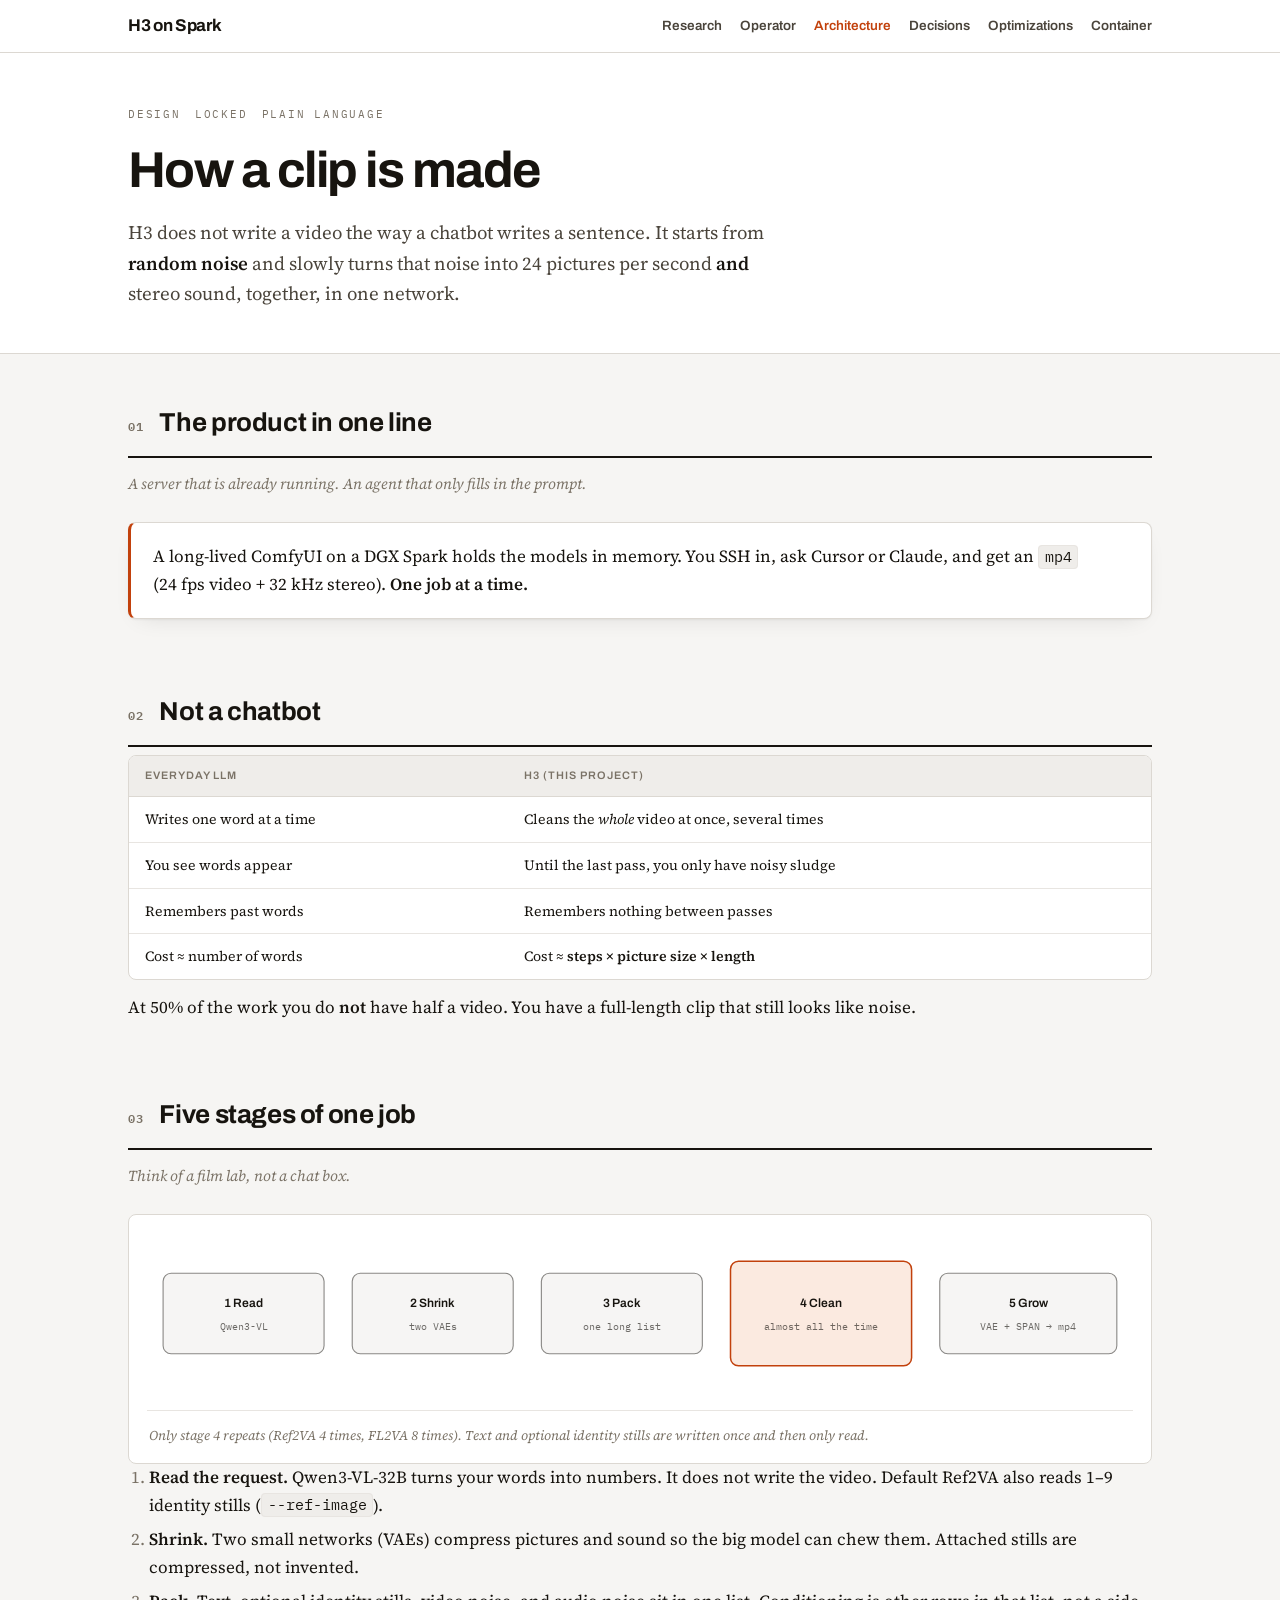
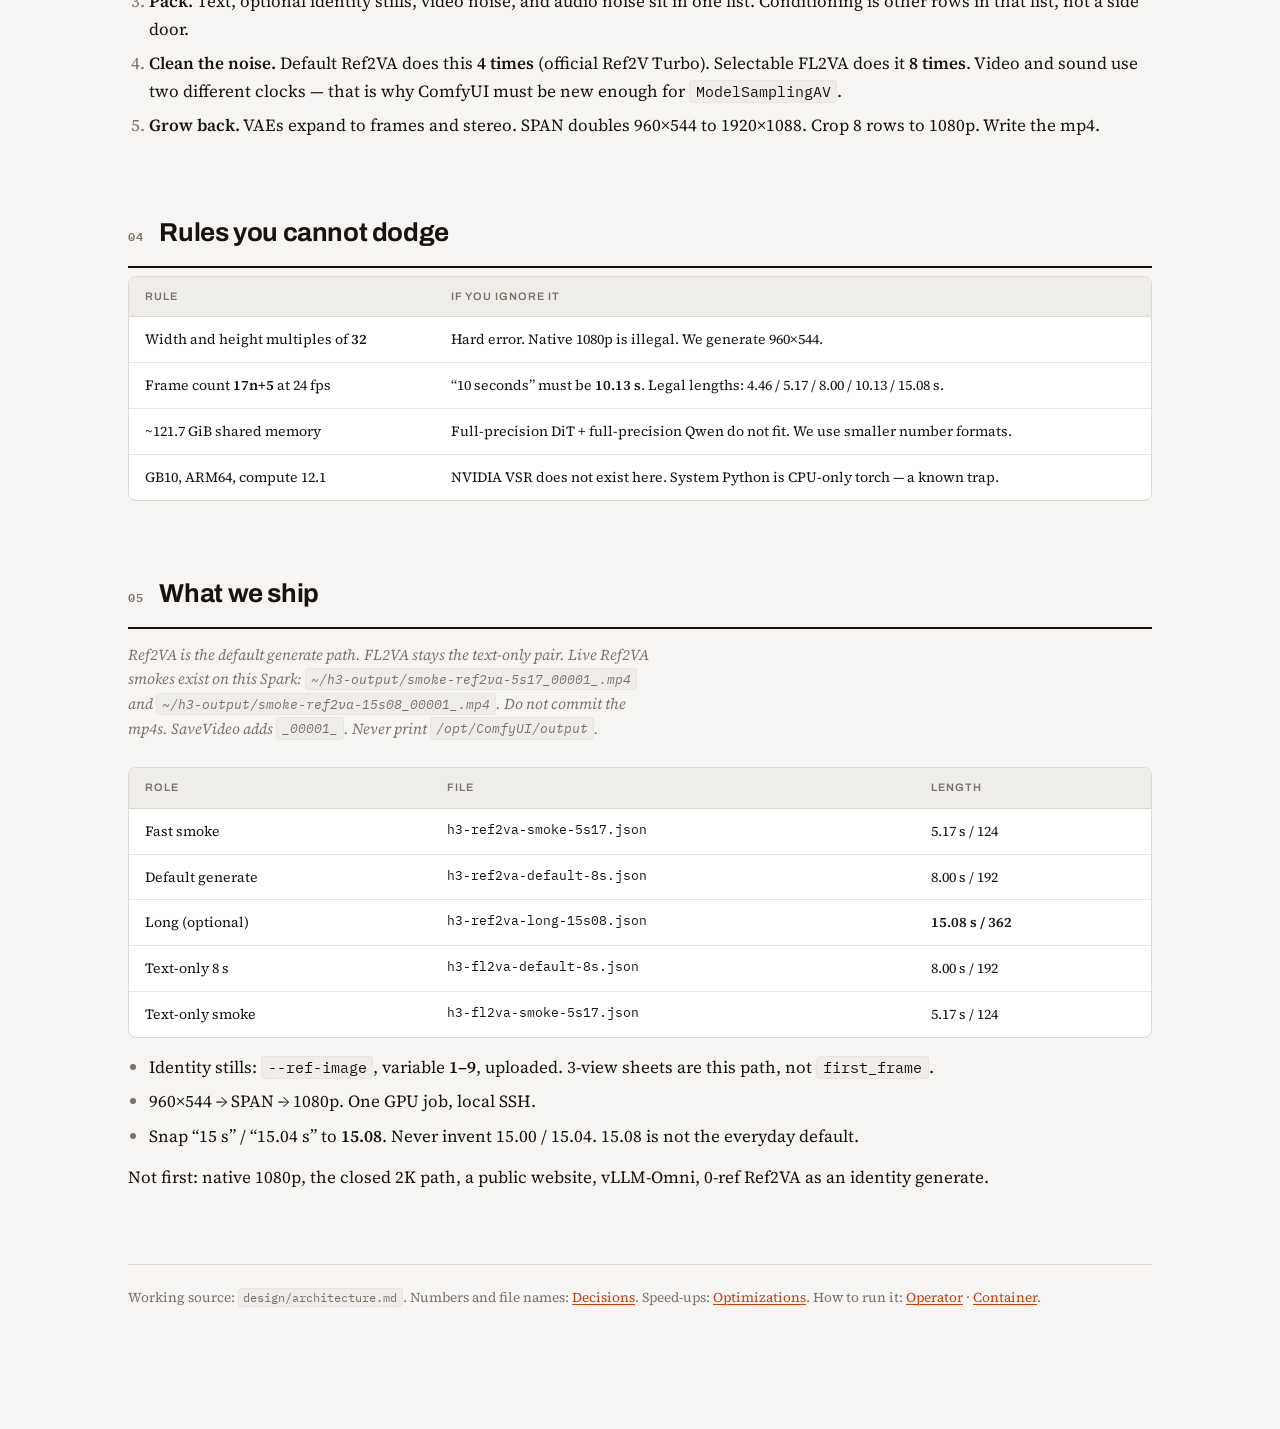
<file: docs/design/architecture.html>
<!DOCTYPE html>
<html lang="en">
<head>
<meta charset="utf-8">
<meta name="viewport" content="width=device-width, initial-scale=1">
<meta name="description" content="Plain-language architecture: how MiniMax H3 turns a prompt into an mp4 on DGX Spark.">
<title>Architecture — MiniMax H3 on DGX Spark</title>
<link rel="stylesheet" href="../assets/site.css">
<link rel="preconnect" href="https://fonts.googleapis.com">
<link rel="preconnect" href="https://fonts.gstatic.com" crossorigin>
<link rel="stylesheet" href="https://fonts.googleapis.com/css2?family=Archivo:wght@500;600;700&family=IBM+Plex+Mono:wght@400;500;600&family=Source+Serif+4:opsz,wght@8..60,400;8..60,600&display=swap">
</head>
<body>

<nav class="site-nav" aria-label="Site">
  <div class="nav-inner">
    <a class="brand" href="../index.html">H3 on Spark</a>
    <div class="nav-links">
      <a href="../briefing.html">Research</a>
      <a href="operator.html">Operator</a>
      <a href="architecture.html" class="active">Architecture</a>
      <a href="decisions.html">Decisions</a>
      <a href="optimizations.html">Optimizations</a>
      <a href="container.html">Container</a>
    </div>
  </div>
</nav>

<header class="top">
  <div class="wrap">
    <div class="eyebrow">
      <span>Design</span><span>Locked</span><span>Plain language</span>
    </div>
    <h1>How a clip is made</h1>
    <p class="standfirst">
      H3 does not write a video the way a chatbot writes a sentence. It starts from
      <b>random noise</b> and slowly turns that noise into 24 pictures per second
      <b>and</b> stereo sound, together, in one network.
    </p>
  </div>
</header>

<div class="wrap">

<section>
  <div class="shead"><span class="snum">01</span><h2>The product in one line</h2></div>
  <p class="sdek">A server that is already running. An agent that only fills in the prompt.</p>
  <div class="box compute">
    <p>A long-lived ComfyUI on a DGX Spark holds the models in memory. You SSH in, ask Cursor or Claude, and get an <code>mp4</code> (24&nbsp;fps video + 32&nbsp;kHz stereo). <strong>One job at a time.</strong></p>
  </div>
</section>

<section>
  <div class="shead"><span class="snum">02</span><h2>Not a chatbot</h2></div>
  <div class="scroller">
    <table>
      <thead><tr><th>Everyday LLM</th><th>H3 (this project)</th></tr></thead>
      <tbody>
        <tr><td>Writes one word at a time</td><td>Cleans the <em>whole</em> video at once, several times</td></tr>
        <tr><td>You see words appear</td><td>Until the last pass, you only have noisy sludge</td></tr>
        <tr><td>Remembers past words</td><td>Remembers nothing between passes</td></tr>
        <tr><td>Cost ≈ number of words</td><td>Cost ≈ <strong>steps × picture size × length</strong></td></tr>
      </tbody>
    </table>
  </div>
  <p style="margin-top:14px">At 50% of the work you do <strong>not</strong> have half a video. You have a full-length clip that still looks like noise.</p>
</section>

<section>
  <div class="shead"><span class="snum">03</span><h2>Five stages of one job</h2></div>
  <p class="sdek">Think of a film lab, not a chat box.</p>
  <figure class="fig-plain">
    <svg viewBox="0 0 980 160" role="img" aria-label="Condition, encode, pack, denoise, decode.">
      <rect x="16" y="40" width="160" height="80" rx="8" class="dbox-cold"/>
      <text x="96" y="74" text-anchor="middle" class="dhead">1 Read</text>
      <text x="96" y="96" text-anchor="middle" class="dlabel-s">Qwen3-VL</text>
      <rect x="204" y="40" width="160" height="80" rx="8" class="dbox-cold"/>
      <text x="284" y="74" text-anchor="middle" class="dhead">2 Shrink</text>
      <text x="284" y="96" text-anchor="middle" class="dlabel-s">two VAEs</text>
      <rect x="392" y="40" width="160" height="80" rx="8" class="dbox-cold"/>
      <text x="472" y="74" text-anchor="middle" class="dhead">3 Pack</text>
      <text x="472" y="96" text-anchor="middle" class="dlabel-s">one long list</text>
      <rect x="580" y="28" width="180" height="104" rx="8" class="dbox-hot"/>
      <text x="670" y="74" text-anchor="middle" class="dhead">4 Clean</text>
      <text x="670" y="96" text-anchor="middle" class="dlabel-s">almost all the time</text>
      <rect x="788" y="40" width="176" height="80" rx="8" class="dbox-cold"/>
      <text x="876" y="74" text-anchor="middle" class="dhead">5 Grow</text>
      <text x="876" y="96" text-anchor="middle" class="dlabel-s">VAE + SPAN → mp4</text>
    </svg>
    <figcaption>Only stage 4 repeats (Ref2VA 4 times, FL2VA 8 times). Text and optional identity stills are written once and then only read.</figcaption>
  </figure>
  <ol>
    <li><strong>Read the request.</strong> Qwen3-VL-32B turns your words into numbers. It does not write the video. Default Ref2VA also reads 1–9 identity stills (<code>--ref-image</code>).</li>
    <li><strong>Shrink.</strong> Two small networks (VAEs) compress pictures and sound so the big model can chew them. Attached stills are compressed, not invented.</li>
    <li><strong>Pack.</strong> Text, optional identity stills, video noise, and audio noise sit in one list. Conditioning is other rows in that list, not a side door.</li>
    <li><strong>Clean the noise.</strong> Default Ref2VA does this <strong>4 times</strong> (official Ref2V Turbo). Selectable FL2VA does it <strong>8 times</strong>. Video and sound use two different clocks — that is why ComfyUI must be new enough for <code>ModelSamplingAV</code>.</li>
    <li><strong>Grow back.</strong> VAEs expand to frames and stereo. SPAN doubles 960×544 to 1920×1088. Crop 8 rows to 1080p. Write the mp4.</li>
  </ol>
</section>

<section>
  <div class="shead"><span class="snum">04</span><h2>Rules you cannot dodge</h2></div>
  <div class="scroller">
    <table>
      <thead><tr><th>Rule</th><th>If you ignore it</th></tr></thead>
      <tbody>
        <tr><td>Width and height multiples of <strong>32</strong></td><td>Hard error. Native 1080p is illegal. We generate 960×544.</td></tr>
        <tr><td>Frame count <strong>17n+5</strong> at 24 fps</td><td>“10 seconds” must be <strong>10.13 s</strong>. Legal lengths: 4.46 / 5.17 / 8.00 / 10.13 / 15.08 s.</td></tr>
        <tr><td>~121.7 GiB shared memory</td><td>Full-precision DiT + full-precision Qwen do not fit. We use smaller number formats.</td></tr>
        <tr><td>GB10, ARM64, compute 12.1</td><td>NVIDIA VSR does not exist here. System Python is CPU-only torch — a known trap.</td></tr>
      </tbody>
    </table>
  </div>
</section>

<section>
  <div class="shead"><span class="snum">05</span><h2>What we ship</h2></div>
  <p class="sdek">Ref2VA is the default generate path. FL2VA stays the text-only pair. Live Ref2VA smokes exist on this Spark: <code>~/h3-output/smoke-ref2va-5s17_00001_.mp4</code> and <code>~/h3-output/smoke-ref2va-15s08_00001_.mp4</code>. Do not commit the mp4s. SaveVideo adds <code>_00001_</code>. Never print <code>/opt/ComfyUI/output</code>.</p>
  <div class="scroller">
    <table>
      <thead><tr><th>Role</th><th>File</th><th>Length</th></tr></thead>
      <tbody>
        <tr><td>Fast smoke</td><td class="k">h3-ref2va-smoke-5s17.json</td><td>5.17 s / 124</td></tr>
        <tr><td>Default generate</td><td class="k">h3-ref2va-default-8s.json</td><td>8.00 s / 192</td></tr>
        <tr><td>Long (optional)</td><td class="k">h3-ref2va-long-15s08.json</td><td><strong>15.08 s / 362</strong></td></tr>
        <tr><td>Text-only 8 s</td><td class="k">h3-fl2va-default-8s.json</td><td>8.00 s / 192</td></tr>
        <tr><td>Text-only smoke</td><td class="k">h3-fl2va-smoke-5s17.json</td><td>5.17 s / 124</td></tr>
      </tbody>
    </table>
  </div>
  <ul style="margin-top:16px">
    <li>Identity stills: <code>--ref-image</code>, variable <strong>1–9</strong>, uploaded. 3-view sheets are this path, not <code>first_frame</code>.</li>
    <li>960×544 → SPAN → 1080p. One GPU job, local SSH.</li>
    <li>Snap “15 s” / “15.04 s” to <strong>15.08</strong>. Never invent 15.00 / 15.04. 15.08 is not the everyday default.</li>
  </ul>
  <p style="margin-top:14px">Not first: native 1080p, the closed 2K path, a public website, vLLM-Omni, 0-ref Ref2VA as an identity generate.</p>
</section>

<p class="foot">Working source: <code>design/architecture.md</code>. Numbers and file names: <a href="decisions.html">Decisions</a>. Speed-ups: <a href="optimizations.html">Optimizations</a>. How to run it: <a href="operator.html">Operator</a> · <a href="container.html">Container</a>.</p>

</div>
</body>
</html>
</file>
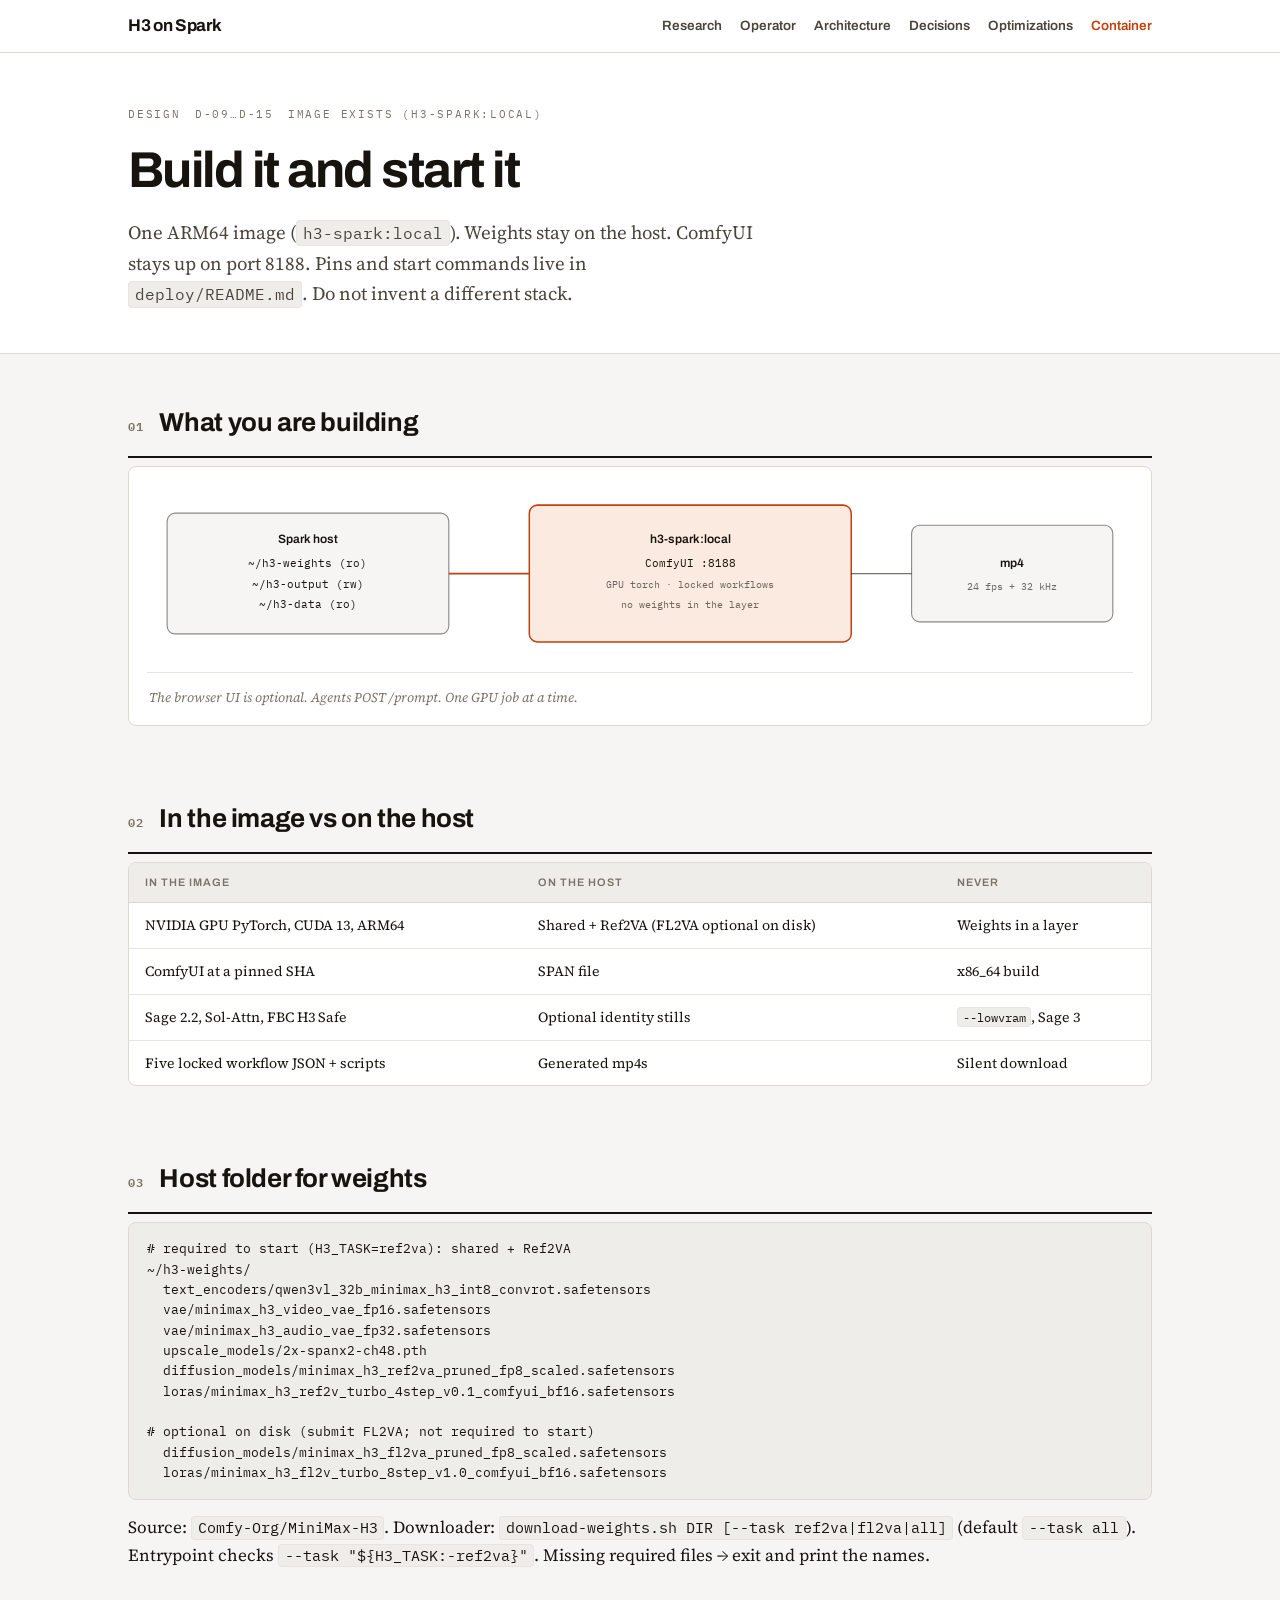
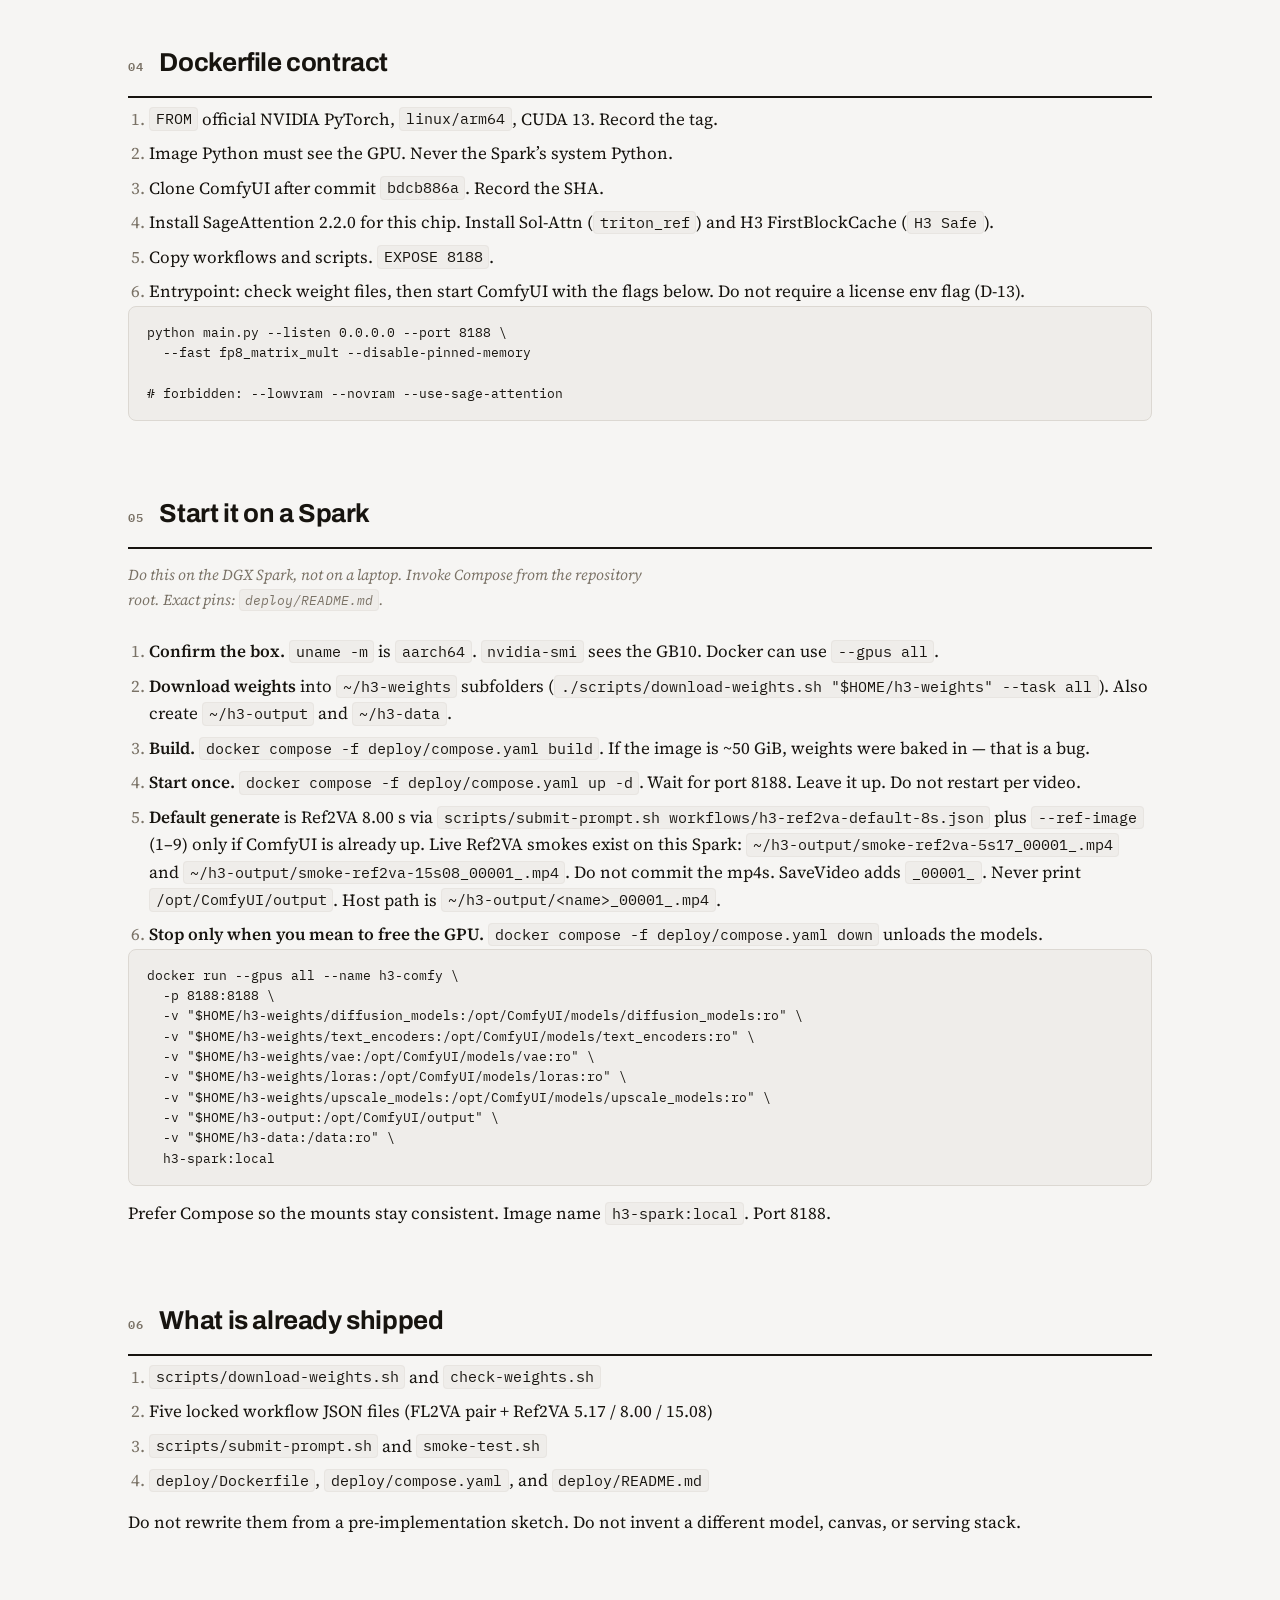
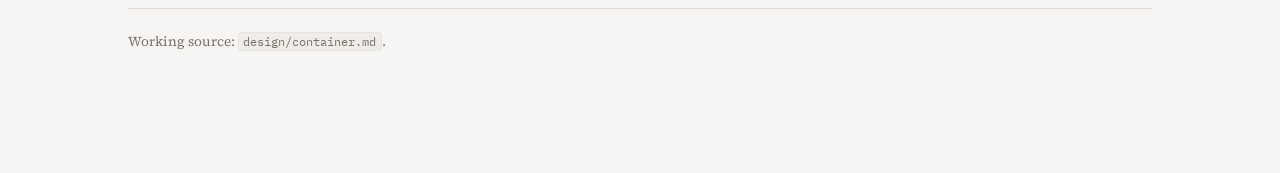
<file: docs/design/container.html>
<!DOCTYPE html>
<html lang="en">
<head>
<meta charset="utf-8">
<meta name="viewport" content="width=device-width, initial-scale=1">
<meta name="description" content="How to build and start the MiniMax H3 ComfyUI image on a DGX Spark.">
<title>Container — MiniMax H3 on DGX Spark</title>
<link rel="stylesheet" href="../assets/site.css">
<link rel="preconnect" href="https://fonts.googleapis.com">
<link rel="preconnect" href="https://fonts.gstatic.com" crossorigin>
<link rel="stylesheet" href="https://fonts.googleapis.com/css2?family=Archivo:wght@500;600;700&family=IBM+Plex+Mono:wght@400;500;600&family=Source+Serif+4:opsz,wght@8..60,400;8..60,600&display=swap">
</head>
<body>

<nav class="site-nav" aria-label="Site">
  <div class="nav-inner">
    <a class="brand" href="../index.html">H3 on Spark</a>
    <div class="nav-links">
      <a href="../briefing.html">Research</a>
      <a href="operator.html">Operator</a>
      <a href="architecture.html">Architecture</a>
      <a href="decisions.html">Decisions</a>
      <a href="optimizations.html">Optimizations</a>
      <a href="container.html" class="active">Container</a>
    </div>
  </div>
</nav>

<header class="top">
  <div class="wrap">
    <div class="eyebrow">
      <span>Design</span><span>D-09…D-15</span><span>Image exists (h3-spark:local)</span>
    </div>
    <h1>Build it and start it</h1>
    <p class="standfirst">
      One ARM64 image (<code>h3-spark:local</code>). Weights stay on the host. ComfyUI stays up on port 8188.
      Pins and start commands live in <code>deploy/README.md</code>. Do not invent a different stack.
    </p>
  </div>
</header>

<div class="wrap">

<section>
  <div class="shead"><span class="snum">01</span><h2>What you are building</h2></div>
  <figure class="fig-plain">
    <svg viewBox="0 0 980 170" role="img" aria-label="Host folders mount into the container.">
      <rect x="20" y="28" width="280" height="120" rx="8" class="dbox-cold"/>
      <text x="160" y="58" text-anchor="middle" class="dhead">Spark host</text>
      <text x="160" y="82" text-anchor="middle" class="dlabel">~/h3-weights  (ro)</text>
      <text x="160" y="102" text-anchor="middle" class="dlabel">~/h3-output   (rw)</text>
      <text x="160" y="122" text-anchor="middle" class="dlabel">~/h3-data     (ro)</text>
      <rect x="380" y="20" width="320" height="136" rx="8" class="dbox-hot"/>
      <text x="540" y="58" text-anchor="middle" class="dhead">h3-spark:local</text>
      <text x="540" y="82" text-anchor="middle" class="dlabel">ComfyUI :8188</text>
      <text x="540" y="102" text-anchor="middle" class="dlabel-s">GPU torch · locked workflows</text>
      <text x="540" y="122" text-anchor="middle" class="dlabel-s">no weights in the layer</text>
      <rect x="760" y="40" width="200" height="96" rx="8" class="dbox-cold"/>
      <text x="860" y="82" text-anchor="middle" class="dhead">mp4</text>
      <text x="860" y="104" text-anchor="middle" class="dlabel-s">24 fps + 32 kHz</text>
      <line x1="300" y1="88" x2="380" y2="88" class="dline-hot"/>
      <line x1="700" y1="88" x2="760" y2="88" class="dline"/>
    </svg>
    <figcaption>The browser UI is optional. Agents POST /prompt. One GPU job at a time.</figcaption>
  </figure>
</section>

<section>
  <div class="shead"><span class="snum">02</span><h2>In the image vs on the host</h2></div>
  <div class="scroller">
    <table>
      <thead><tr><th>In the image</th><th>On the host</th><th>Never</th></tr></thead>
      <tbody>
        <tr><td>NVIDIA GPU PyTorch, CUDA 13, ARM64</td><td>Shared + Ref2VA (FL2VA optional on disk)</td><td>Weights in a layer</td></tr>
        <tr><td>ComfyUI at a pinned SHA</td><td>SPAN file</td><td>x86_64 build</td></tr>
        <tr><td>Sage 2.2, Sol-Attn, FBC H3 Safe</td><td>Optional identity stills</td><td><code>--lowvram</code>, Sage 3</td></tr>
        <tr><td>Five locked workflow JSON + scripts</td><td>Generated mp4s</td><td>Silent download</td></tr>
      </tbody>
    </table>
  </div>
</section>

<section>
  <div class="shead"><span class="snum">03</span><h2>Host folder for weights</h2></div>
  <pre class="shell"># required to start (H3_TASK=ref2va): shared + Ref2VA
~/h3-weights/
  text_encoders/qwen3vl_32b_minimax_h3_int8_convrot.safetensors
  vae/minimax_h3_video_vae_fp16.safetensors
  vae/minimax_h3_audio_vae_fp32.safetensors
  upscale_models/2x-spanx2-ch48.pth
  diffusion_models/minimax_h3_ref2va_pruned_fp8_scaled.safetensors
  loras/minimax_h3_ref2v_turbo_4step_v0.1_comfyui_bf16.safetensors

# optional on disk (submit FL2VA; not required to start)
  diffusion_models/minimax_h3_fl2va_pruned_fp8_scaled.safetensors
  loras/minimax_h3_fl2v_turbo_8step_v1.0_comfyui_bf16.safetensors</pre>
  <p style="margin-top:14px">Source: <code>Comfy-Org/MiniMax-H3</code>. Downloader: <code>download-weights.sh DIR [--task ref2va|fl2va|all]</code> (default <code>--task all</code>). Entrypoint checks <code>--task "${H3_TASK:-ref2va}"</code>. Missing required files → exit and print the names.</p>
</section>

<section>
  <div class="shead"><span class="snum">04</span><h2>Dockerfile contract</h2></div>
  <ol>
    <li><code>FROM</code> official NVIDIA PyTorch, <code>linux/arm64</code>, CUDA 13. Record the tag.</li>
    <li>Image Python must see the GPU. Never the Spark’s system Python.</li>
    <li>Clone ComfyUI after commit <code>bdcb886a</code>. Record the SHA.</li>
    <li>Install SageAttention 2.2.0 for this chip. Install Sol-Attn (<code>triton_ref</code>) and H3 FirstBlockCache (<code>H3 Safe</code>).</li>
    <li>Copy workflows and scripts. <code>EXPOSE 8188</code>.</li>
    <li>Entrypoint: check weight files, then start ComfyUI with the flags below. Do not require a license env flag (D-13).</li>
  </ol>
  <pre class="shell">python main.py --listen 0.0.0.0 --port 8188 \
  --fast fp8_matrix_mult --disable-pinned-memory

# forbidden: --lowvram --novram --use-sage-attention</pre>
</section>

<section>
  <div class="shead"><span class="snum">05</span><h2>Start it on a Spark</h2></div>
  <p class="sdek">Do this on the DGX Spark, not on a laptop. Invoke Compose from the repository root. Exact pins: <code>deploy/README.md</code>.</p>
  <ol>
    <li><strong>Confirm the box.</strong> <code>uname -m</code> is <code>aarch64</code>. <code>nvidia-smi</code> sees the GB10. Docker can use <code>--gpus all</code>.</li>
    <li><strong>Download weights</strong> into <code>~/h3-weights</code> subfolders (<code>./scripts/download-weights.sh "$HOME/h3-weights" --task all</code>). Also create <code>~/h3-output</code> and <code>~/h3-data</code>.</li>
    <li><strong>Build.</strong> <code>docker compose -f deploy/compose.yaml build</code>. If the image is ~50 GiB, weights were baked in — that is a bug.</li>
    <li><strong>Start once.</strong> <code>docker compose -f deploy/compose.yaml up -d</code>. Wait for port 8188. Leave it up. Do not restart per video.</li>
    <li><strong>Default generate</strong> is Ref2VA 8.00 s via <code>scripts/submit-prompt.sh workflows/h3-ref2va-default-8s.json</code> plus <code>--ref-image</code> (1–9) only if ComfyUI is already up. Live Ref2VA smokes exist on this Spark: <code>~/h3-output/smoke-ref2va-5s17_00001_.mp4</code> and <code>~/h3-output/smoke-ref2va-15s08_00001_.mp4</code>. Do not commit the mp4s. SaveVideo adds <code>_00001_</code>. Never print <code>/opt/ComfyUI/output</code>. Host path is <code>~/h3-output/&lt;name&gt;_00001_.mp4</code>.</li>
    <li><strong>Stop only when you mean to free the GPU.</strong> <code>docker compose -f deploy/compose.yaml down</code> unloads the models.</li>
  </ol>
  <pre class="shell">docker run --gpus all --name h3-comfy \
  -p 8188:8188 \
  -v "$HOME/h3-weights/diffusion_models:/opt/ComfyUI/models/diffusion_models:ro" \
  -v "$HOME/h3-weights/text_encoders:/opt/ComfyUI/models/text_encoders:ro" \
  -v "$HOME/h3-weights/vae:/opt/ComfyUI/models/vae:ro" \
  -v "$HOME/h3-weights/loras:/opt/ComfyUI/models/loras:ro" \
  -v "$HOME/h3-weights/upscale_models:/opt/ComfyUI/models/upscale_models:ro" \
  -v "$HOME/h3-output:/opt/ComfyUI/output" \
  -v "$HOME/h3-data:/data:ro" \
  h3-spark:local</pre>
  <p style="margin-top:14px">Prefer Compose so the mounts stay consistent. Image name <code>h3-spark:local</code>. Port 8188.</p>
</section>

<section>
  <div class="shead"><span class="snum">06</span><h2>What is already shipped</h2></div>
  <ol>
    <li><code>scripts/download-weights.sh</code> and <code>check-weights.sh</code></li>
    <li>Five locked workflow JSON files (FL2VA pair + Ref2VA 5.17 / 8.00 / 15.08)</li>
    <li><code>scripts/submit-prompt.sh</code> and <code>smoke-test.sh</code></li>
    <li><code>deploy/Dockerfile</code>, <code>deploy/compose.yaml</code>, and <code>deploy/README.md</code></li>
  </ol>
  <p style="margin-top:14px">Do not rewrite them from a pre-implementation sketch. Do not invent a different model, canvas, or serving stack.</p>
</section>

<p class="foot">Working source: <code>design/container.md</code>.</p>

</div>
</body>
</html>
</file>
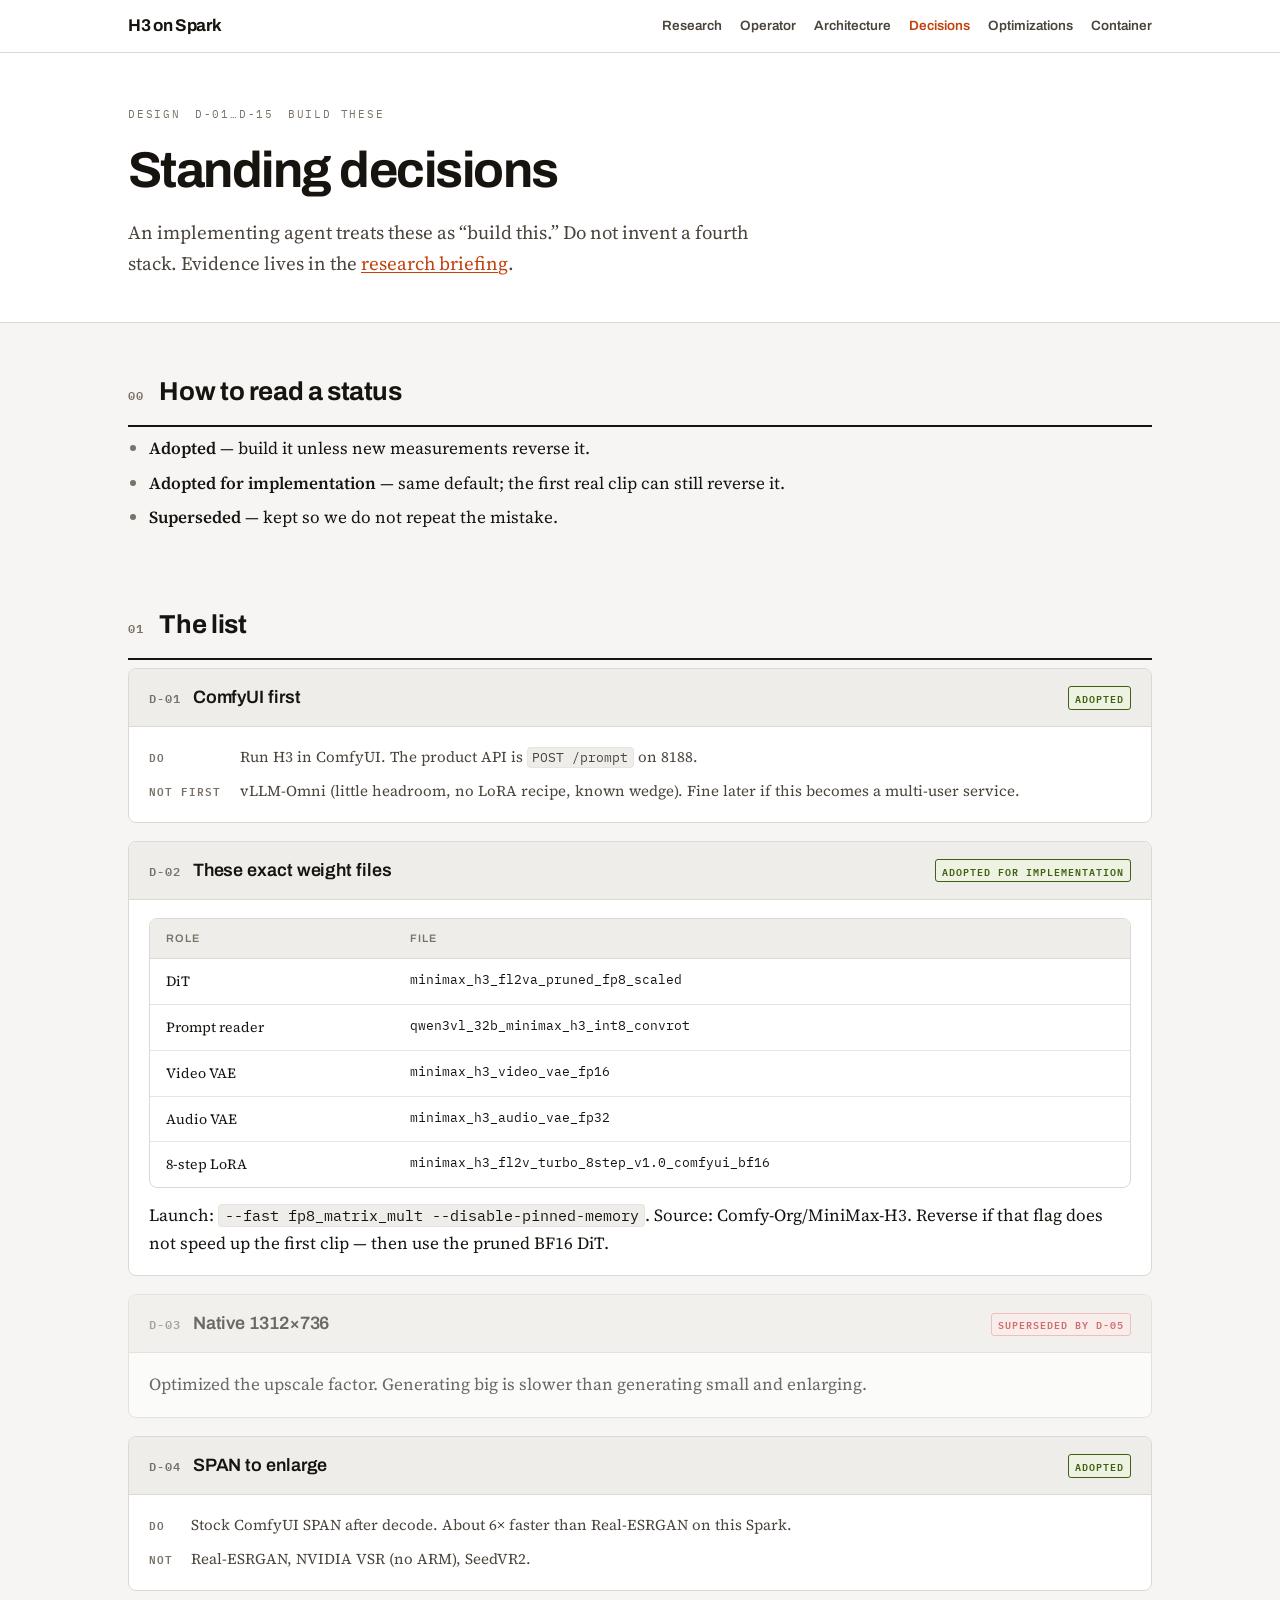
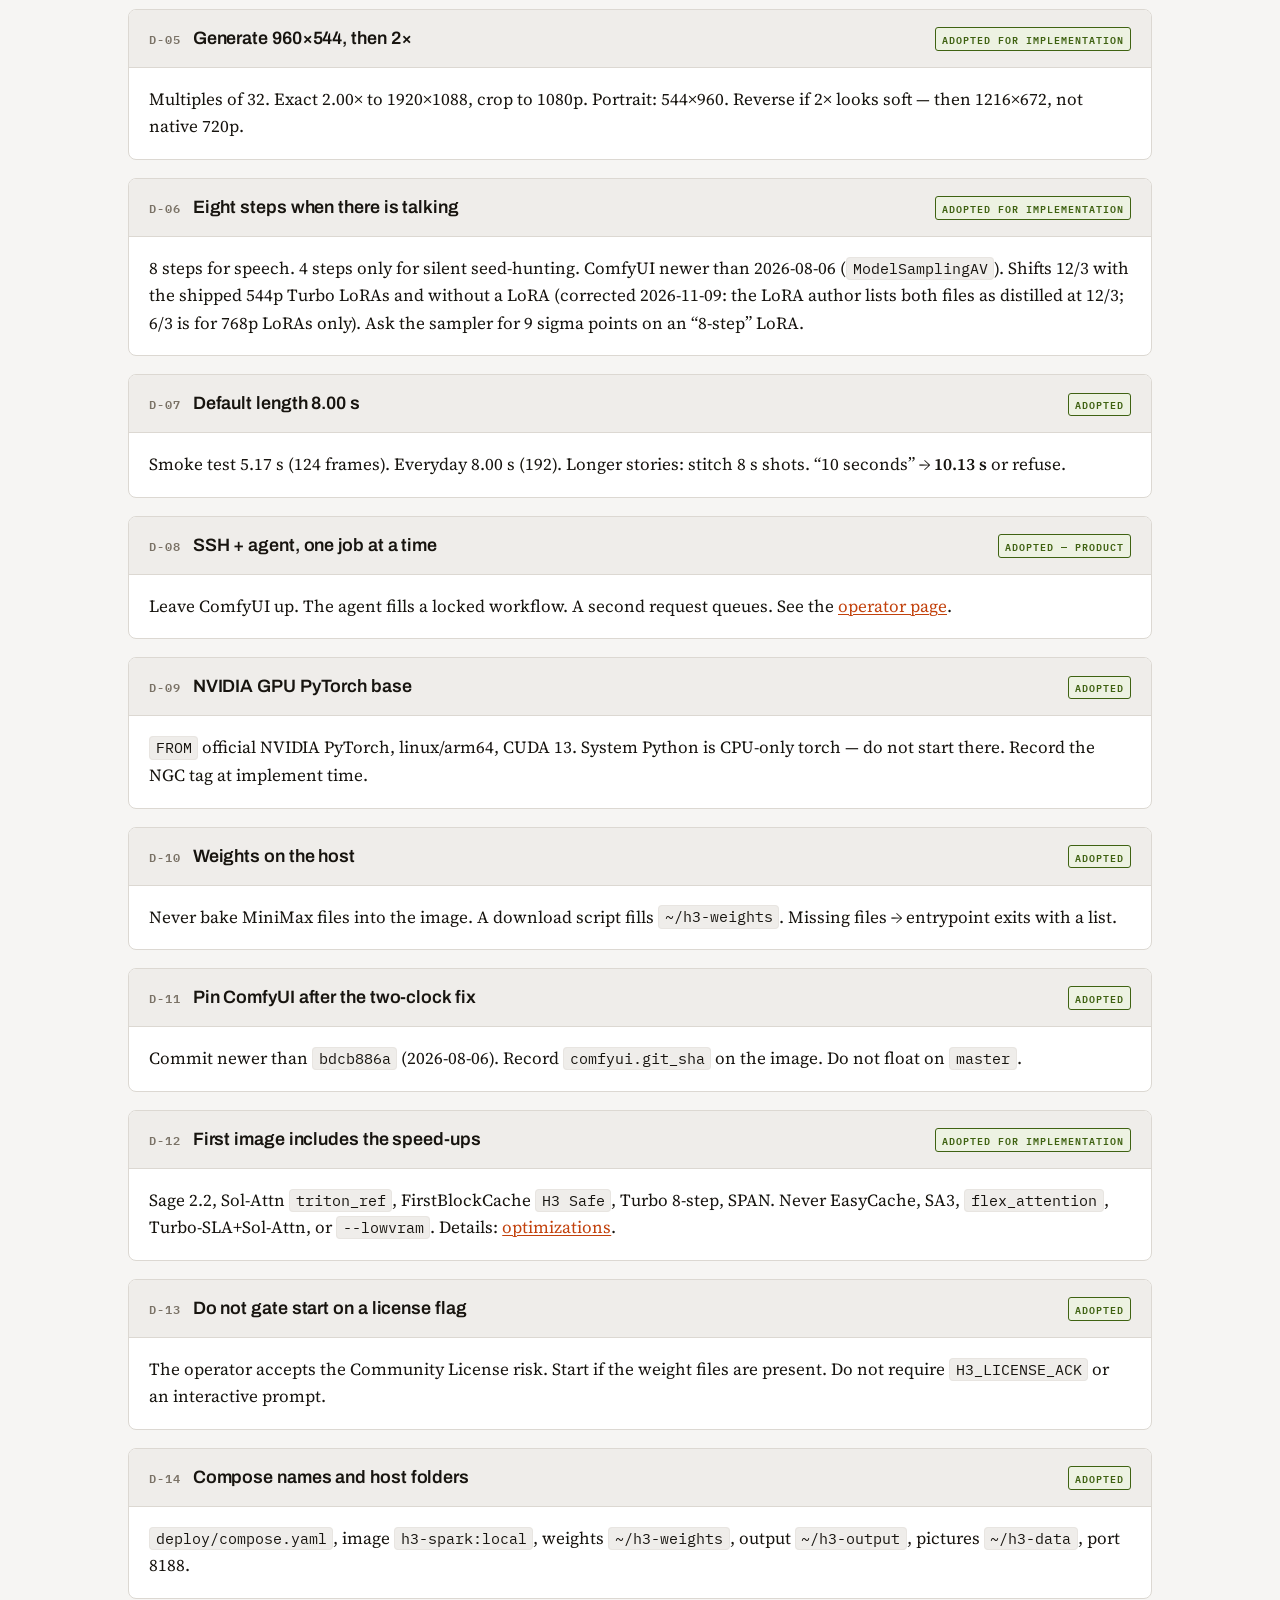
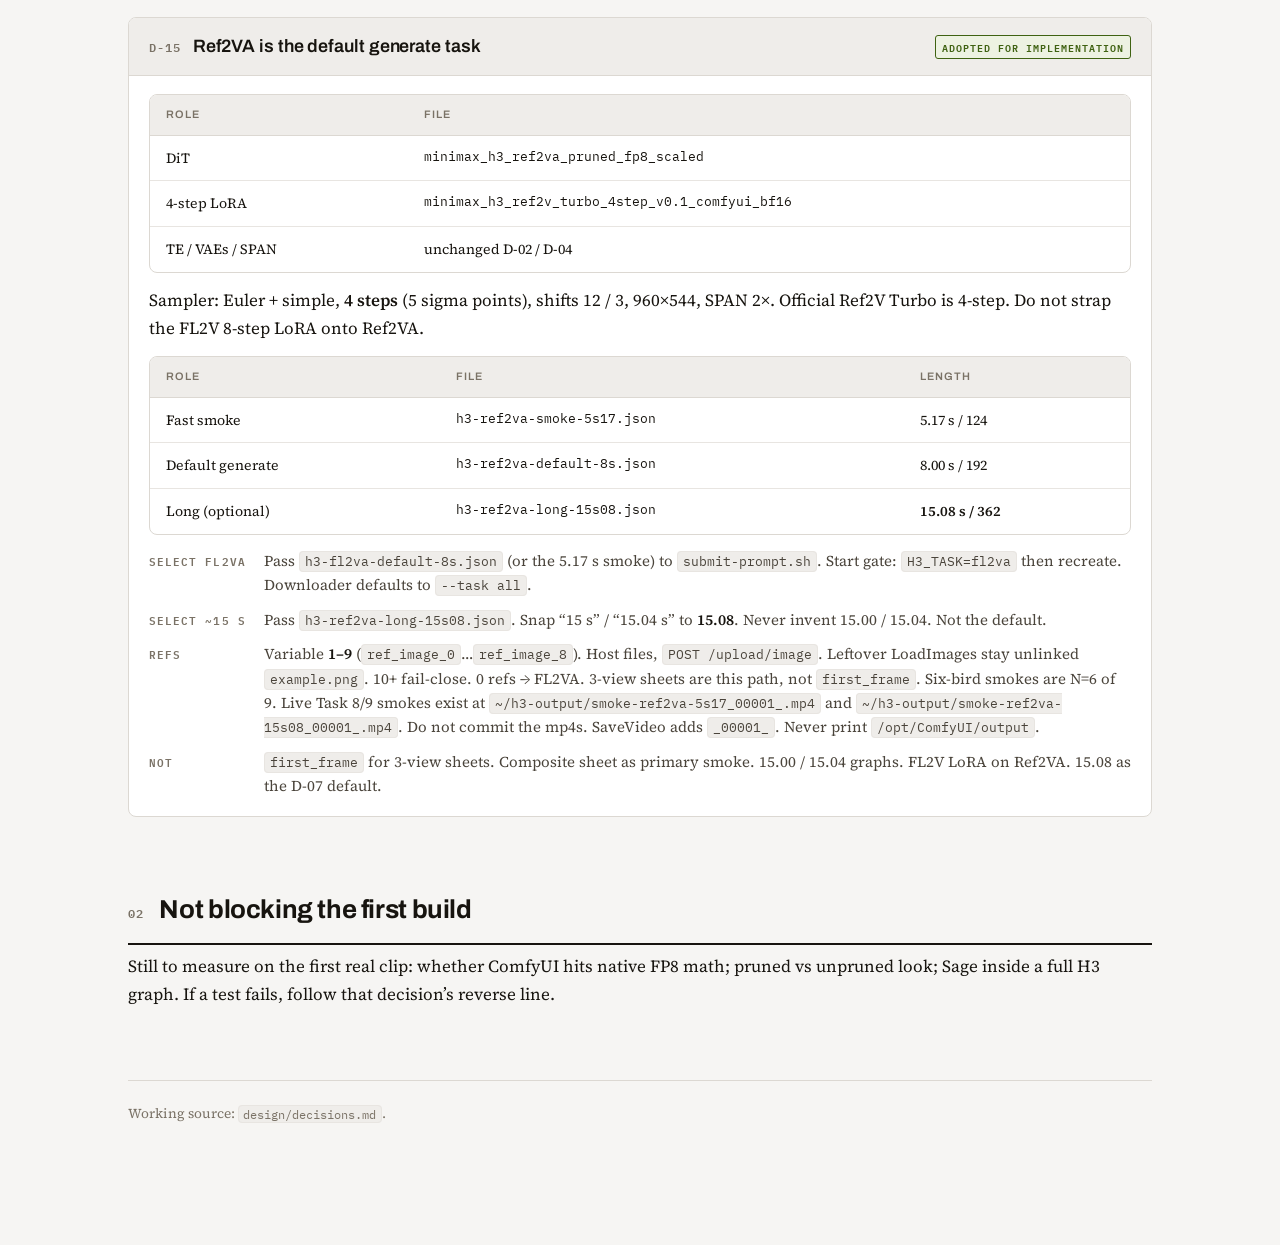
<file: docs/design/decisions.html>
<!DOCTYPE html>
<html lang="en">
<head>
<meta charset="utf-8">
<meta name="viewport" content="width=device-width, initial-scale=1">
<meta name="description" content="Standing decisions D-01 to D-15 for MiniMax H3 on DGX Spark.">
<title>Decisions — MiniMax H3 on DGX Spark</title>
<link rel="stylesheet" href="../assets/site.css">
<link rel="preconnect" href="https://fonts.googleapis.com">
<link rel="preconnect" href="https://fonts.gstatic.com" crossorigin>
<link rel="stylesheet" href="https://fonts.googleapis.com/css2?family=Archivo:wght@500;600;700&family=IBM+Plex+Mono:wght@400;500;600&family=Source+Serif+4:opsz,wght@8..60,400;8..60,600&display=swap">
</head>
<body>

<nav class="site-nav" aria-label="Site">
  <div class="nav-inner">
    <a class="brand" href="../index.html">H3 on Spark</a>
    <div class="nav-links">
      <a href="../briefing.html">Research</a>
      <a href="operator.html">Operator</a>
      <a href="architecture.html">Architecture</a>
      <a href="decisions.html" class="active">Decisions</a>
      <a href="optimizations.html">Optimizations</a>
      <a href="container.html">Container</a>
    </div>
  </div>
</nav>

<header class="top">
  <div class="wrap">
    <div class="eyebrow">
      <span>Design</span><span>D-01…D-15</span><span>Build these</span>
    </div>
    <h1>Standing decisions</h1>
    <p class="standfirst">
      An implementing agent treats these as “build this.” Do not invent a fourth stack.
      Evidence lives in the <a href="../briefing.html">research briefing</a>.
    </p>
  </div>
</header>

<div class="wrap">

<section>
  <div class="shead"><span class="snum">00</span><h2>How to read a status</h2></div>
  <ul>
    <li><strong>Adopted</strong> — build it unless new measurements reverse it.</li>
    <li><strong>Adopted for implementation</strong> — same default; the first real clip can still reverse it.</li>
    <li><strong>Superseded</strong> — kept so we do not repeat the mistake.</li>
  </ul>
</section>

<section>
  <div class="shead"><span class="snum">01</span><h2>The list</h2></div>
  <div class="stack">

    <div class="adr">
      <header><span class="id">D-01</span><h3>ComfyUI first</h3><span class="status s-adopt">adopted</span></header>
      <div class="inner"><dl class="rec">
        <dt>Do</dt><dd>Run H3 in ComfyUI. The product API is <code>POST /prompt</code> on 8188.</dd>
        <dt>Not first</dt><dd>vLLM-Omni (little headroom, no LoRA recipe, known wedge). Fine later if this becomes a multi-user service.</dd>
      </dl></div>
    </div>

    <div class="adr">
      <header><span class="id">D-02</span><h3>These exact weight files</h3><span class="status s-adopt">adopted for implementation</span></header>
      <div class="inner">
        <div class="scroller">
          <table>
            <thead><tr><th>Role</th><th>File</th></tr></thead>
            <tbody>
              <tr><td>DiT</td><td class="k">minimax_h3_fl2va_pruned_fp8_scaled</td></tr>
              <tr><td>Prompt reader</td><td class="k">qwen3vl_32b_minimax_h3_int8_convrot</td></tr>
              <tr><td>Video VAE</td><td class="k">minimax_h3_video_vae_fp16</td></tr>
              <tr><td>Audio VAE</td><td class="k">minimax_h3_audio_vae_fp32</td></tr>
              <tr><td>8-step LoRA</td><td class="k">minimax_h3_fl2v_turbo_8step_v1.0_comfyui_bf16</td></tr>
            </tbody>
          </table>
        </div>
        <p>Launch: <code>--fast fp8_matrix_mult --disable-pinned-memory</code>. Source: Comfy-Org/MiniMax-H3. Reverse if that flag does not speed up the first clip — then use the pruned BF16 DiT.</p>
      </div>
    </div>

    <div class="adr" style="opacity:.62">
      <header><span class="id">D-03</span><h3>Native 1312×736</h3><span class="status s-super">superseded by D-05</span></header>
      <div class="inner"><p>Optimized the upscale factor. Generating big is slower than generating small and enlarging.</p></div>
    </div>

    <div class="adr">
      <header><span class="id">D-04</span><h3>SPAN to enlarge</h3><span class="status s-adopt">adopted</span></header>
      <div class="inner"><dl class="rec">
        <dt>Do</dt><dd>Stock ComfyUI SPAN after decode. About 6× faster than Real-ESRGAN on this Spark.</dd>
        <dt>Not</dt><dd>Real-ESRGAN, NVIDIA VSR (no ARM), SeedVR2.</dd>
      </dl></div>
    </div>

    <div class="adr">
      <header><span class="id">D-05</span><h3>Generate 960×544, then 2×</h3><span class="status s-adopt">adopted for implementation</span></header>
      <div class="inner"><p>Multiples of 32. Exact 2.00× to 1920×1088, crop to 1080p. Portrait: 544×960. Reverse if 2× looks soft — then 1216×672, not native 720p.</p></div>
    </div>

    <div class="adr">
      <header><span class="id">D-06</span><h3>Eight steps when there is talking</h3><span class="status s-adopt">adopted for implementation</span></header>
      <div class="inner"><p>8 steps for speech. 4 steps only for silent seed-hunting. ComfyUI newer than 2026-08-06 (<code>ModelSamplingAV</code>). Shifts 12/3 with the shipped 544p Turbo LoRAs and without a LoRA (corrected 2026-11-09: the LoRA author lists both files as distilled at 12/3; 6/3 is for 768p LoRAs only). Ask the sampler for 9 sigma points on an “8-step” LoRA.</p></div>
    </div>

    <div class="adr">
      <header><span class="id">D-07</span><h3>Default length 8.00 s</h3><span class="status s-adopt">adopted</span></header>
      <div class="inner"><p>Smoke test 5.17 s (124 frames). Everyday 8.00 s (192). Longer stories: stitch 8 s shots. “10 seconds” → <strong>10.13 s</strong> or refuse.</p></div>
    </div>

    <div class="adr">
      <header><span class="id">D-08</span><h3>SSH + agent, one job at a time</h3><span class="status s-adopt">adopted — product</span></header>
      <div class="inner"><p>Leave ComfyUI up. The agent fills a locked workflow. A second request queues. See the <a href="operator.html">operator page</a>.</p></div>
    </div>

    <div class="adr">
      <header><span class="id">D-09</span><h3>NVIDIA GPU PyTorch base</h3><span class="status s-adopt">adopted</span></header>
      <div class="inner"><p><code>FROM</code> official NVIDIA PyTorch, linux/arm64, CUDA 13. System Python is CPU-only torch — do not start there. Record the NGC tag at implement time.</p></div>
    </div>

    <div class="adr">
      <header><span class="id">D-10</span><h3>Weights on the host</h3><span class="status s-adopt">adopted</span></header>
      <div class="inner"><p>Never bake MiniMax files into the image. A download script fills <code>~/h3-weights</code>. Missing files → entrypoint exits with a list.</p></div>
    </div>

    <div class="adr">
      <header><span class="id">D-11</span><h3>Pin ComfyUI after the two-clock fix</h3><span class="status s-adopt">adopted</span></header>
      <div class="inner"><p>Commit newer than <code>bdcb886a</code> (2026-08-06). Record <code>comfyui.git_sha</code> on the image. Do not float on <code>master</code>.</p></div>
    </div>

    <div class="adr">
      <header><span class="id">D-12</span><h3>First image includes the speed-ups</h3><span class="status s-adopt">adopted for implementation</span></header>
      <div class="inner"><p>Sage 2.2, Sol-Attn <code>triton_ref</code>, FirstBlockCache <code>H3 Safe</code>, Turbo 8-step, SPAN. Never EasyCache, SA3, <code>flex_attention</code>, Turbo-SLA+Sol-Attn, or <code>--lowvram</code>. Details: <a href="optimizations.html">optimizations</a>.</p></div>
    </div>

    <div class="adr">
      <header><span class="id">D-13</span><h3>Do not gate start on a license flag</h3><span class="status s-adopt">adopted</span></header>
      <div class="inner"><p>The operator accepts the Community License risk. Start if the weight files are present. Do not require <code>H3_LICENSE_ACK</code> or an interactive prompt.</p></div>
    </div>

    <div class="adr">
      <header><span class="id">D-14</span><h3>Compose names and host folders</h3><span class="status s-adopt">adopted</span></header>
      <div class="inner"><p><code>deploy/compose.yaml</code>, image <code>h3-spark:local</code>, weights <code>~/h3-weights</code>, output <code>~/h3-output</code>, pictures <code>~/h3-data</code>, port 8188.</p></div>
    </div>

    <div class="adr">
      <header><span class="id">D-15</span><h3>Ref2VA is the default generate task</h3><span class="status s-adopt">adopted for implementation</span></header>
      <div class="inner">
        <div class="scroller">
          <table>
            <thead><tr><th>Role</th><th>File</th></tr></thead>
            <tbody>
              <tr><td>DiT</td><td class="k">minimax_h3_ref2va_pruned_fp8_scaled</td></tr>
              <tr><td>4-step LoRA</td><td class="k">minimax_h3_ref2v_turbo_4step_v0.1_comfyui_bf16</td></tr>
              <tr><td>TE / VAEs / SPAN</td><td>unchanged D-02 / D-04</td></tr>
            </tbody>
          </table>
        </div>
        <p>Sampler: Euler + simple, <strong>4 steps</strong> (5 sigma points), shifts 12 / 3, 960×544, SPAN 2×. Official Ref2V Turbo is 4-step. Do not strap the FL2V 8-step LoRA onto Ref2VA.</p>
        <div class="scroller">
          <table>
            <thead><tr><th>Role</th><th>File</th><th>Length</th></tr></thead>
            <tbody>
              <tr><td>Fast smoke</td><td class="k">h3-ref2va-smoke-5s17.json</td><td>5.17 s / 124</td></tr>
              <tr><td>Default generate</td><td class="k">h3-ref2va-default-8s.json</td><td>8.00 s / 192</td></tr>
              <tr><td>Long (optional)</td><td class="k">h3-ref2va-long-15s08.json</td><td><strong>15.08 s / 362</strong></td></tr>
            </tbody>
          </table>
        </div>
        <dl class="rec">
          <dt>Select FL2VA</dt><dd>Pass <code>h3-fl2va-default-8s.json</code> (or the 5.17 s smoke) to <code>submit-prompt.sh</code>. Start gate: <code>H3_TASK=fl2va</code> then recreate. Downloader defaults to <code>--task all</code>.</dd>
          <dt>Select ~15 s</dt><dd>Pass <code>h3-ref2va-long-15s08.json</code>. Snap “15 s” / “15.04 s” to <strong>15.08</strong>. Never invent 15.00 / 15.04. Not the default.</dd>
          <dt>Refs</dt><dd>Variable <strong>1–9</strong> (<code>ref_image_0</code>…<code>ref_image_8</code>). Host files, <code>POST /upload/image</code>. Leftover LoadImages stay unlinked <code>example.png</code>. 10+ fail-close. 0 refs → FL2VA. 3-view sheets are this path, not <code>first_frame</code>. Six-bird smokes are N=6 of 9. Live Task 8/9 smokes exist at <code>~/h3-output/smoke-ref2va-5s17_00001_.mp4</code> and <code>~/h3-output/smoke-ref2va-15s08_00001_.mp4</code>. Do not commit the mp4s. SaveVideo adds <code>_00001_</code>. Never print <code>/opt/ComfyUI/output</code>.</dd>
          <dt>Not</dt><dd><code>first_frame</code> for 3-view sheets. Composite sheet as primary smoke. 15.00 / 15.04 graphs. FL2V LoRA on Ref2VA. 15.08 as the D-07 default.</dd>
        </dl>
      </div>
    </div>

  </div>
</section>

<section>
  <div class="shead"><span class="snum">02</span><h2>Not blocking the first build</h2></div>
  <p>Still to measure on the first real clip: whether ComfyUI hits native FP8 math; pruned vs unpruned look; Sage inside a full H3 graph. If a test fails, follow that decision’s reverse line.</p>
</section>

<p class="foot">Working source: <code>design/decisions.md</code>.</p>

</div>
</body>
</html>
</file>
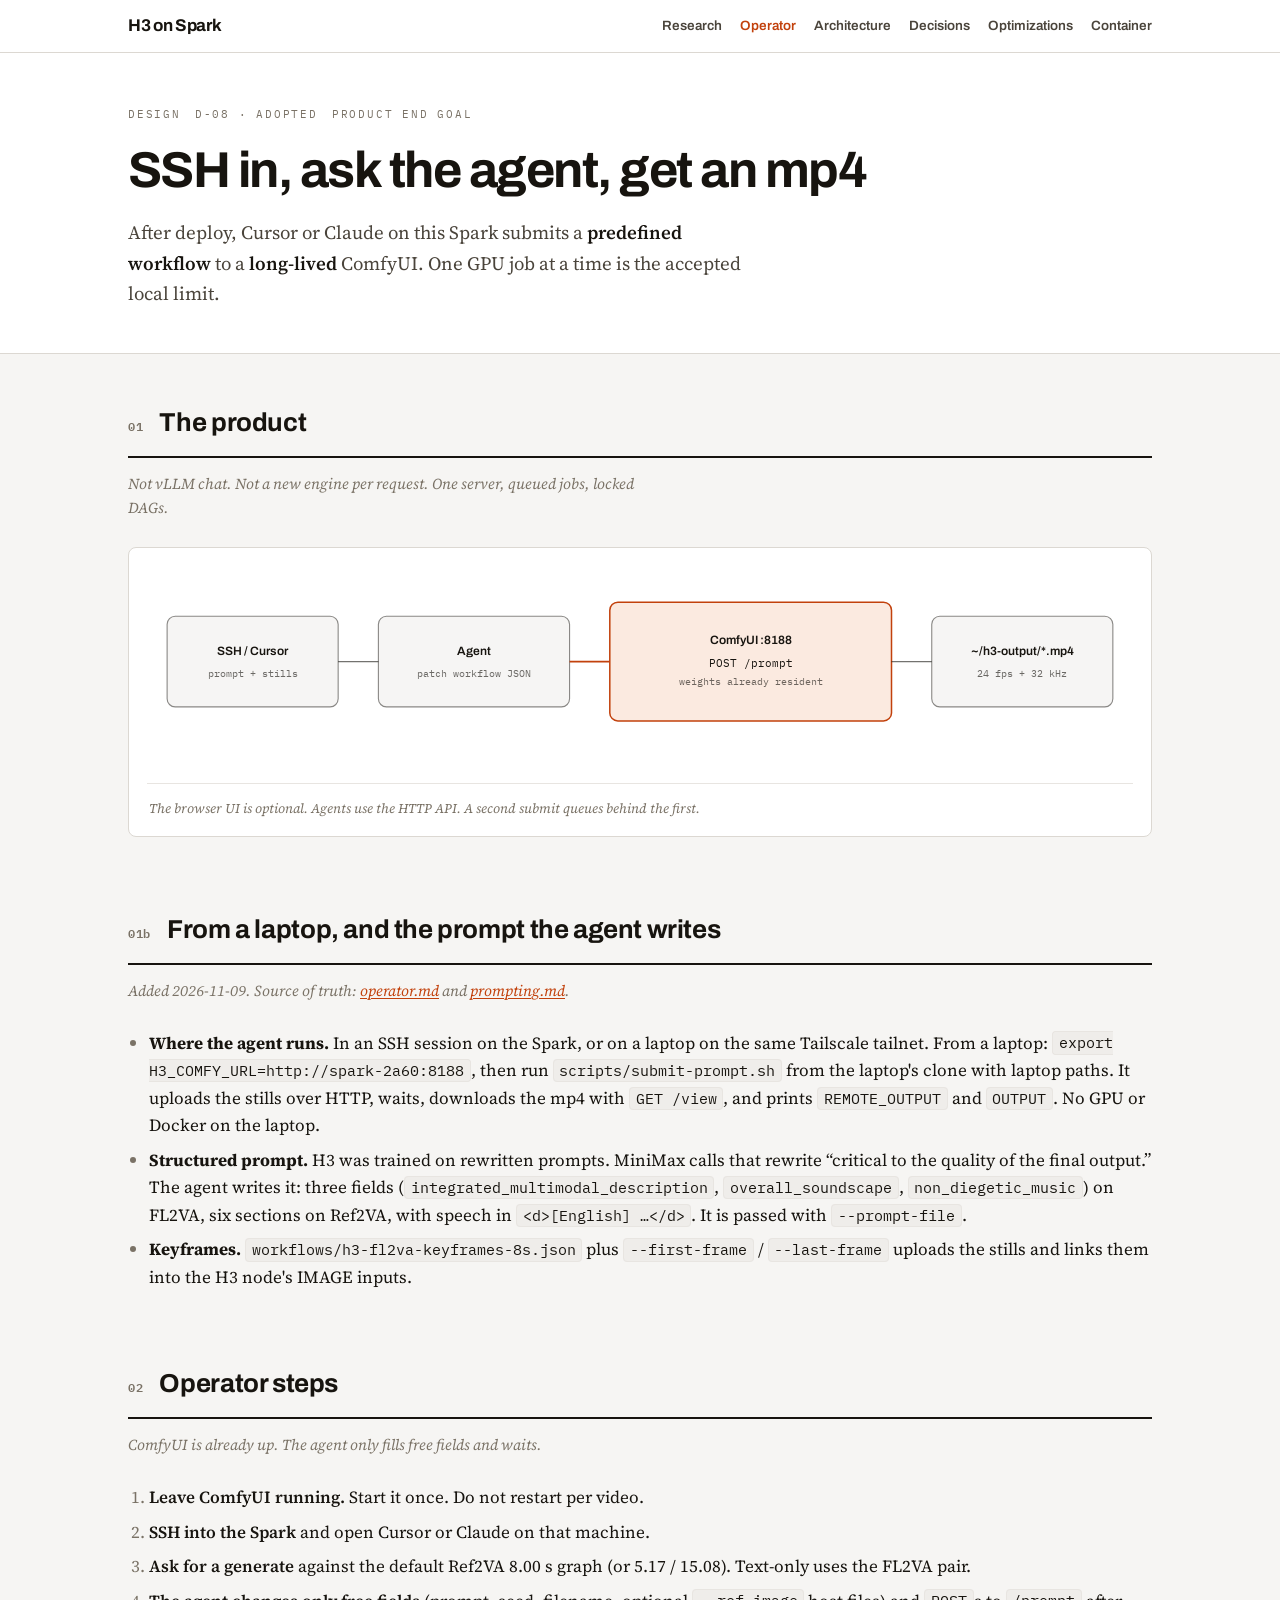
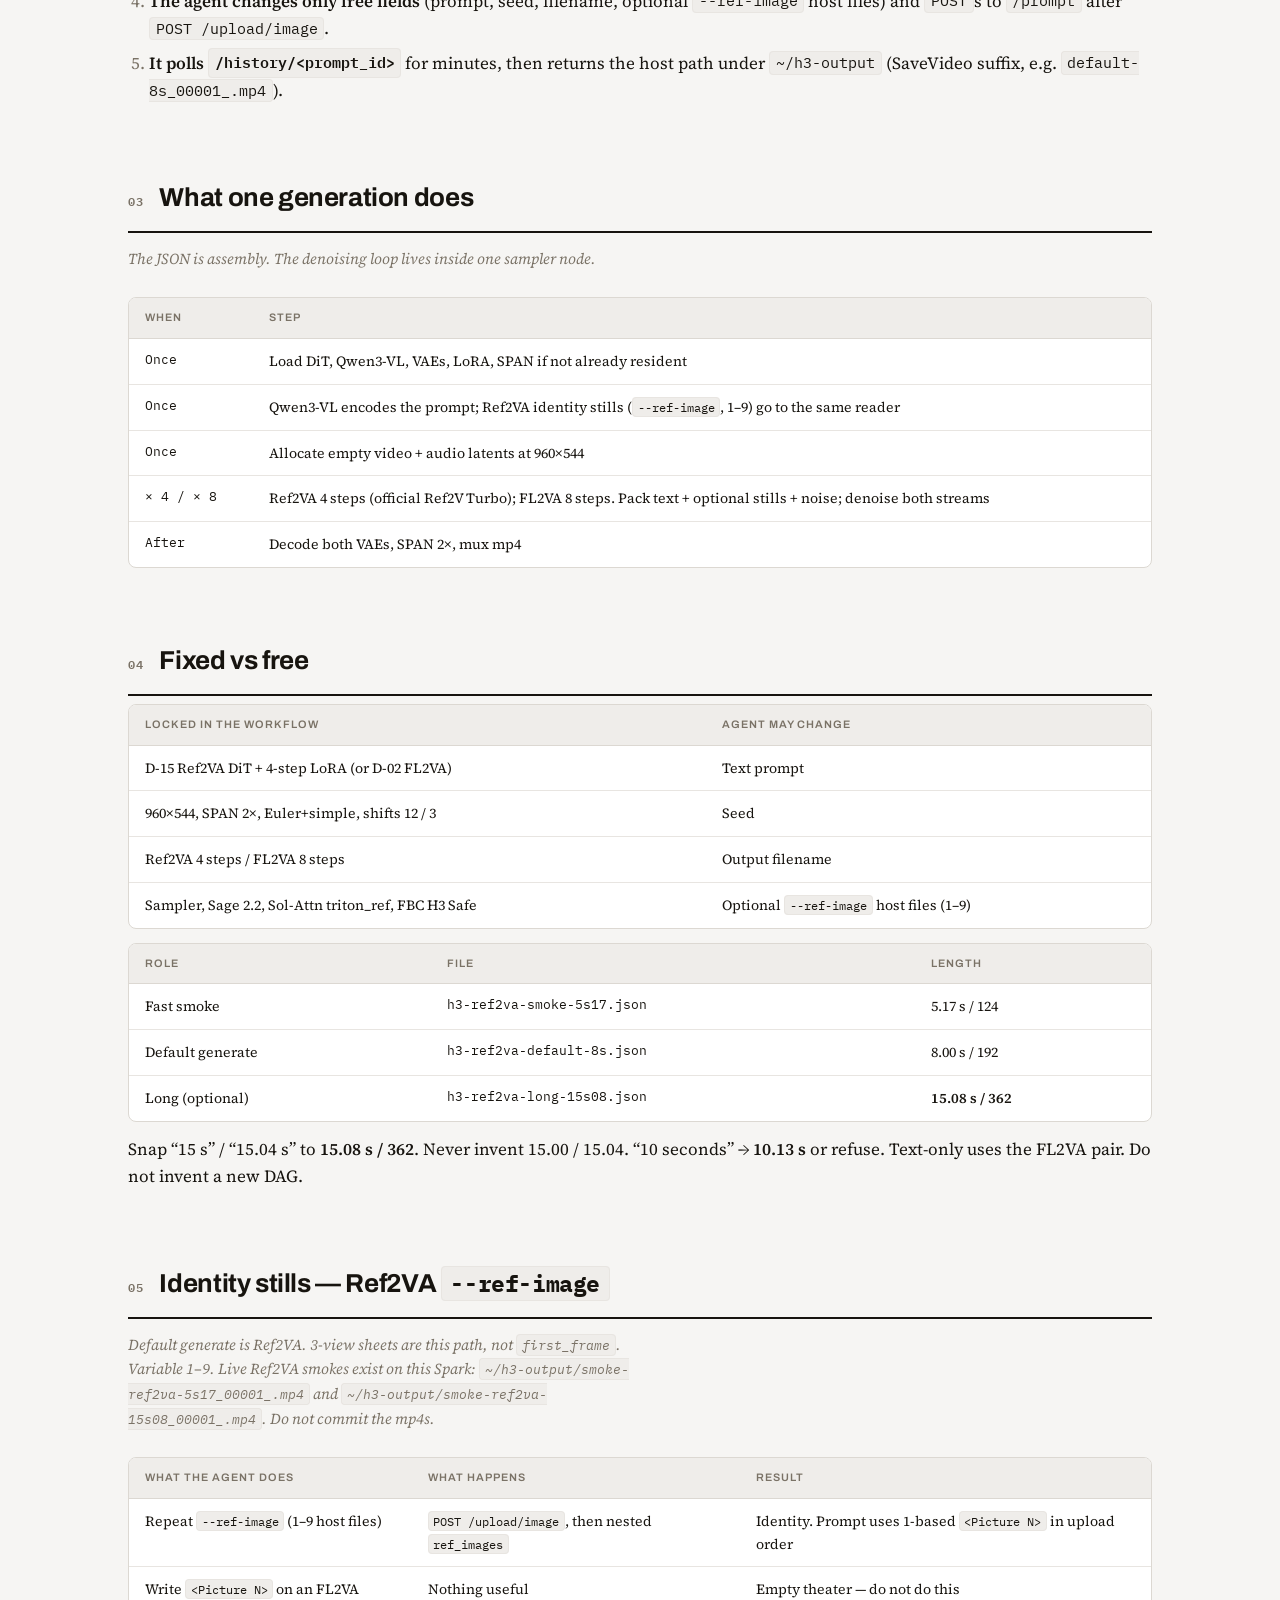
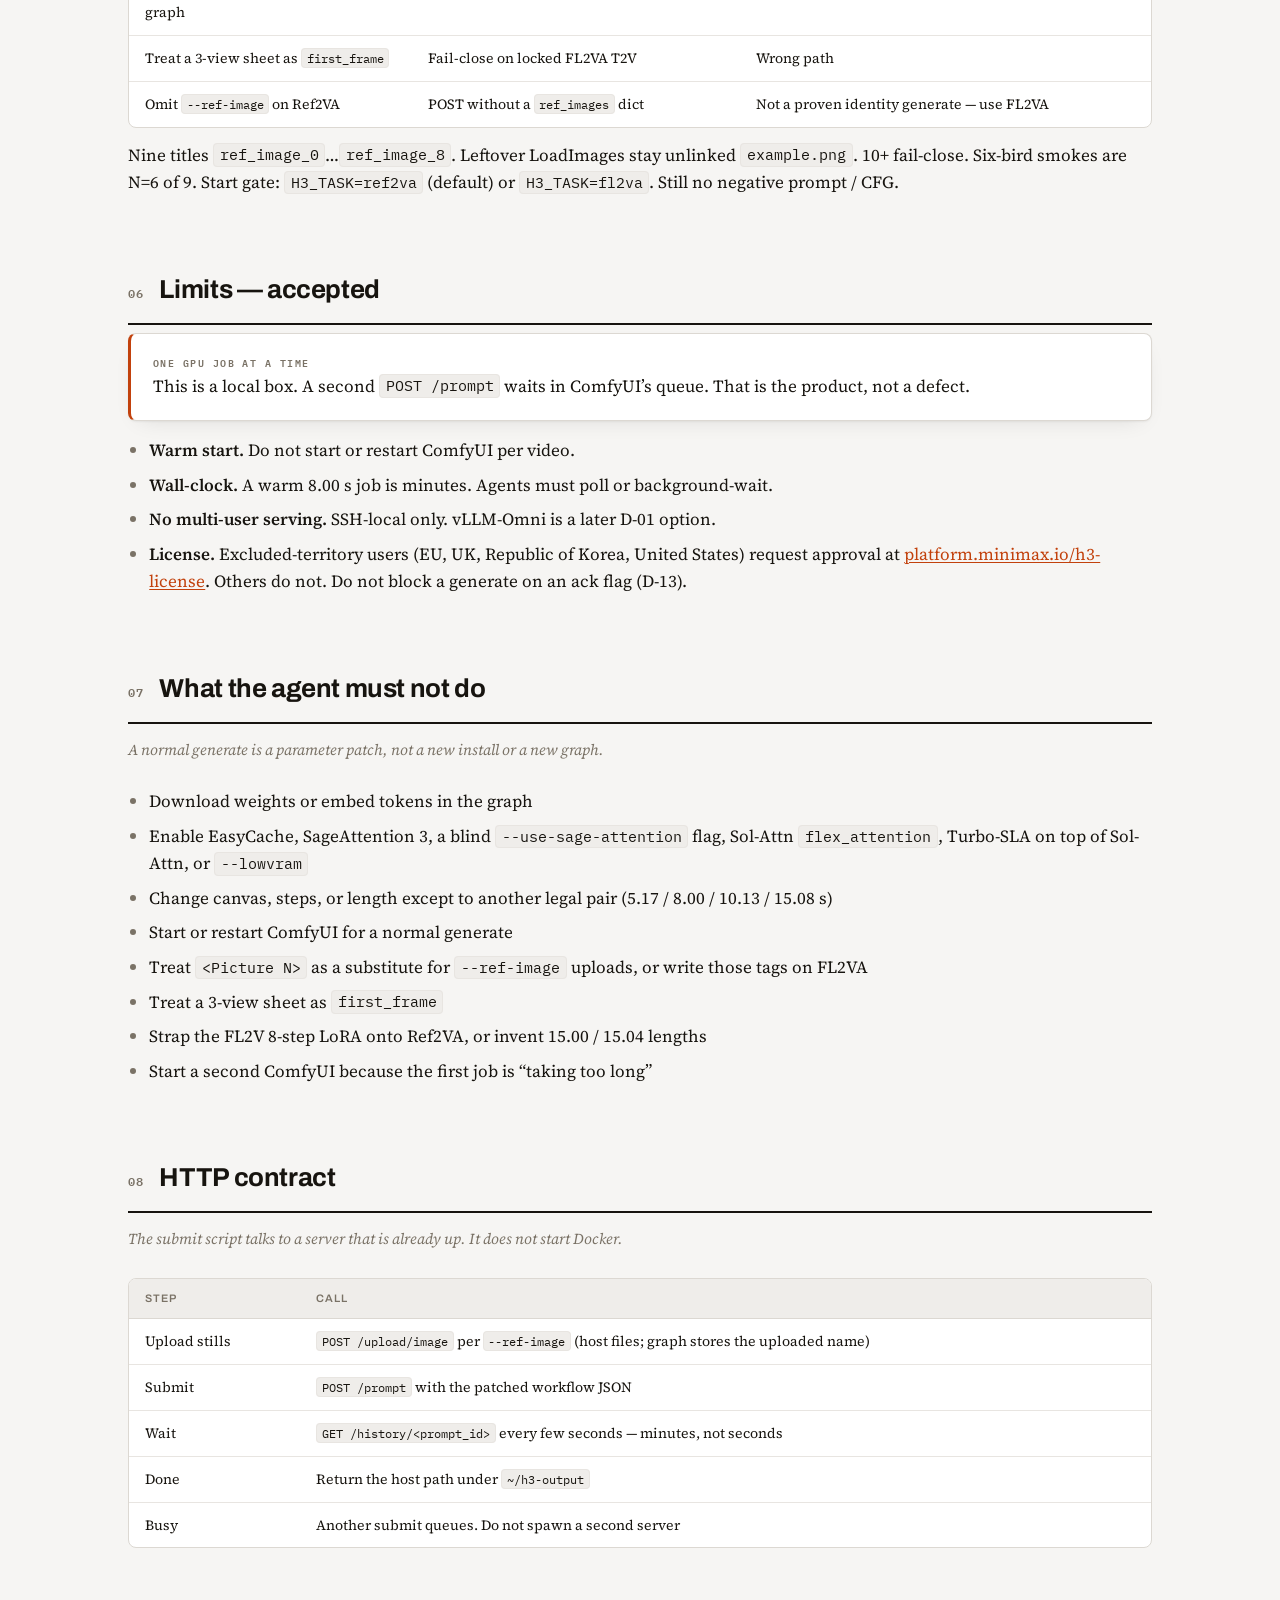
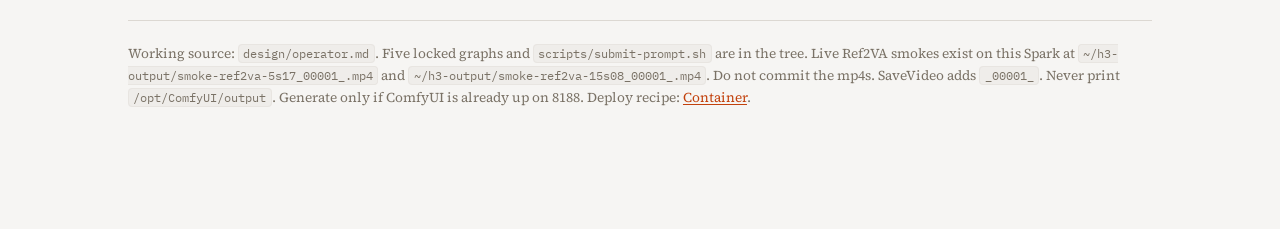
<file: docs/design/operator.html>
<!DOCTYPE html>
<html lang="en">
<head>
<meta charset="utf-8">
<meta name="viewport" content="width=device-width, initial-scale=1">
<meta name="description" content="Product end goal: an AI agent on the Spark (SSH) or on a tailnet laptop submits a ComfyUI workflow with a structured H3 prompt. One GPU job at a time.">
<title>Operator — MiniMax H3 on DGX Spark</title>
<link rel="stylesheet" href="../assets/site.css">
<link rel="preconnect" href="https://fonts.googleapis.com">
<link rel="preconnect" href="https://fonts.gstatic.com" crossorigin>
<link rel="stylesheet" href="https://fonts.googleapis.com/css2?family=Archivo:wght@500;600;700&family=IBM+Plex+Mono:wght@400;500;600&family=Source+Serif+4:opsz,wght@8..60,400;8..60,600&display=swap">
</head>
<body>

<nav class="site-nav" aria-label="Site">
  <div class="nav-inner">
    <a class="brand" href="../index.html">H3 on Spark</a>
    <div class="nav-links">
      <a href="../briefing.html">Research</a>
      <a href="operator.html" class="active">Operator</a>
      <a href="architecture.html">Architecture</a>
      <a href="decisions.html">Decisions</a>
      <a href="optimizations.html">Optimizations</a>
      <a href="container.html">Container</a>
    </div>
  </div>
</nav>

<header class="top">
  <div class="wrap">
    <div class="eyebrow">
      <span>Design</span><span>D-08 · adopted</span><span>Product end goal</span>
    </div>
    <h1>SSH in, ask the agent, get an mp4</h1>
    <p class="standfirst">
      After deploy, Cursor or Claude on this Spark submits a <b>predefined workflow</b> to a
      <b>long-lived</b> ComfyUI. One GPU job at a time is the accepted local limit.
    </p>
  </div>
</header>

<div class="wrap">

<section>
  <div class="shead"><span class="snum">01</span><h2>The product</h2></div>
  <p class="sdek">Not vLLM chat. Not a new engine per request. One server, queued jobs, locked DAGs.</p>
  <figure class="fig-plain">
    <svg viewBox="0 0 980 200" role="img" aria-label="SSH to agent to ComfyUI API to mp4.">
      <rect x="20" y="50" width="170" height="90" rx="8" class="dbox-cold"/>
      <text x="105" y="88" text-anchor="middle" class="dhead">SSH / Cursor</text>
      <text x="105" y="110" text-anchor="middle" class="dlabel-s">prompt + stills</text>
      <rect x="230" y="50" width="190" height="90" rx="8" class="dbox-cold"/>
      <text x="325" y="88" text-anchor="middle" class="dhead">Agent</text>
      <text x="325" y="110" text-anchor="middle" class="dlabel-s">patch workflow JSON</text>
      <rect x="460" y="36" width="280" height="118" rx="8" class="dbox-hot"/>
      <text x="600" y="78" text-anchor="middle" class="dhead">ComfyUI :8188</text>
      <text x="600" y="100" text-anchor="middle" class="dlabel">POST /prompt</text>
      <text x="600" y="118" text-anchor="middle" class="dlabel-s">weights already resident</text>
      <rect x="780" y="50" width="180" height="90" rx="8" class="dbox-cold"/>
      <text x="870" y="88" text-anchor="middle" class="dhead">~/h3-output/*.mp4</text>
      <text x="870" y="110" text-anchor="middle" class="dlabel-s">24 fps + 32 kHz</text>
      <line x1="190" y1="95" x2="230" y2="95" class="dline"/>
      <line x1="420" y1="95" x2="460" y2="95" class="dline-hot"/>
      <line x1="740" y1="95" x2="780" y2="95" class="dline"/>
    </svg>
    <figcaption>The browser UI is optional. Agents use the HTTP API. A second submit queues behind the first.</figcaption>
  </figure>
</section>

<section>
  <div class="shead"><span class="snum">01b</span><h2>From a laptop, and the prompt the agent writes</h2></div>
  <p class="sdek">Added 2026-11-09. Source of truth: <a href="https://github.com/XiaohuiChen-personal/minimax-h3-dgx-spark/blob/main/design/operator.md">operator.md</a> and <a href="https://github.com/XiaohuiChen-personal/minimax-h3-dgx-spark/blob/main/design/prompting.md">prompting.md</a>.</p>
  <ul>
    <li><b>Where the agent runs.</b> In an SSH session on the Spark, or on a laptop on the same Tailscale tailnet. From a laptop: <code>export H3_COMFY_URL=http://spark-2a60:8188</code>, then run <code>scripts/submit-prompt.sh</code> from the laptop's clone with laptop paths. It uploads the stills over HTTP, waits, downloads the mp4 with <code>GET /view</code>, and prints <code>REMOTE_OUTPUT</code> and <code>OUTPUT</code>. No GPU or Docker on the laptop.</li>
    <li><b>Structured prompt.</b> H3 was trained on rewritten prompts. MiniMax calls that rewrite “critical to the quality of the final output.” The agent writes it: three fields (<code>integrated_multimodal_description</code>, <code>overall_soundscape</code>, <code>non_diegetic_music</code>) on FL2VA, six sections on Ref2VA, with speech in <code>&lt;d&gt;[English] …&lt;/d&gt;</code>. It is passed with <code>--prompt-file</code>.</li>
    <li><b>Keyframes.</b> <code>workflows/h3-fl2va-keyframes-8s.json</code> plus <code>--first-frame</code> / <code>--last-frame</code> uploads the stills and links them into the H3 node's IMAGE inputs.</li>
  </ul>
</section>

<section>
  <div class="shead"><span class="snum">02</span><h2>Operator steps</h2></div>
  <p class="sdek">ComfyUI is already up. The agent only fills free fields and waits.</p>
  <ol>
    <li><strong>Leave ComfyUI running.</strong> Start it once. Do not restart per video.</li>
    <li><strong>SSH into the Spark</strong> and open Cursor or Claude on that machine.</li>
    <li><strong>Ask for a generate</strong> against the default Ref2VA 8.00 s graph (or 5.17 / 15.08). Text-only uses the FL2VA pair.</li>
    <li><strong>The agent changes only free fields</strong> (prompt, seed, filename, optional <code>--ref-image</code> host files) and <code>POST</code>s to <code>/prompt</code> after <code>POST /upload/image</code>.</li>
    <li><strong>It polls <code>/history/&lt;prompt_id&gt;</code></strong> for minutes, then returns the host path under <code>~/h3-output</code> (SaveVideo suffix, e.g. <code>default-8s_00001_.mp4</code>).</li>
  </ol>
</section>

<section>
  <div class="shead"><span class="snum">03</span><h2>What one generation does</h2></div>
  <p class="sdek">The JSON is assembly. The denoising loop lives inside one sampler node.</p>
  <div class="scroller">
    <table>
      <thead><tr><th>When</th><th>Step</th></tr></thead>
      <tbody>
        <tr><td class="k">Once</td><td>Load DiT, Qwen3-VL, VAEs, LoRA, SPAN if not already resident</td></tr>
        <tr><td class="k">Once</td><td>Qwen3-VL encodes the prompt; Ref2VA identity stills (<code>--ref-image</code>, 1–9) go to the same reader</td></tr>
        <tr><td class="k">Once</td><td>Allocate empty video + audio latents at 960×544</td></tr>
        <tr><td class="k">× 4 / × 8</td><td>Ref2VA 4 steps (official Ref2V Turbo); FL2VA 8 steps. Pack text + optional stills + noise; denoise both streams</td></tr>
        <tr><td class="k">After</td><td>Decode both VAEs, SPAN 2×, mux mp4</td></tr>
      </tbody>
    </table>
  </div>
</section>

<section>
  <div class="shead"><span class="snum">04</span><h2>Fixed vs free</h2></div>
  <div class="scroller">
    <table>
      <thead><tr><th>Locked in the workflow</th><th>Agent may change</th></tr></thead>
      <tbody>
        <tr><td>D-15 Ref2VA DiT + 4-step LoRA (or D-02 FL2VA)</td><td>Text prompt</td></tr>
        <tr><td>960×544, SPAN 2×, Euler+simple, shifts 12 / 3</td><td>Seed</td></tr>
        <tr><td>Ref2VA 4 steps / FL2VA 8 steps</td><td>Output filename</td></tr>
        <tr><td>Sampler, Sage 2.2, Sol-Attn triton_ref, FBC H3 Safe</td><td>Optional <code>--ref-image</code> host files (1–9)</td></tr>
      </tbody>
    </table>
  </div>
  <div class="scroller" style="margin-top:14px">
    <table>
      <thead><tr><th>Role</th><th>File</th><th>Length</th></tr></thead>
      <tbody>
        <tr><td>Fast smoke</td><td class="k">h3-ref2va-smoke-5s17.json</td><td>5.17 s / 124</td></tr>
        <tr><td>Default generate</td><td class="k">h3-ref2va-default-8s.json</td><td>8.00 s / 192</td></tr>
        <tr><td>Long (optional)</td><td class="k">h3-ref2va-long-15s08.json</td><td><strong>15.08 s / 362</strong></td></tr>
      </tbody>
    </table>
  </div>
  <p style="margin-top:14px">Snap “15 s” / “15.04 s” to <strong>15.08 s / 362</strong>. Never invent 15.00 / 15.04. “10 seconds” → <strong>10.13 s</strong> or refuse. Text-only uses the FL2VA pair. Do not invent a new DAG.</p>
</section>

<section>
  <div class="shead"><span class="snum">05</span><h2>Identity stills — Ref2VA <code>--ref-image</code></h2></div>
  <p class="sdek">Default generate is Ref2VA. 3-view sheets are this path, not <code>first_frame</code>. Variable 1–9. Live Ref2VA smokes exist on this Spark: <code>~/h3-output/smoke-ref2va-5s17_00001_.mp4</code> and <code>~/h3-output/smoke-ref2va-15s08_00001_.mp4</code>. Do not commit the mp4s.</p>
  <div class="scroller">
    <table>
      <thead><tr><th>What the agent does</th><th>What happens</th><th>Result</th></tr></thead>
      <tbody>
        <tr><td>Repeat <code>--ref-image</code> (1–9 host files)</td><td><code>POST /upload/image</code>, then nested <code>ref_images</code></td><td>Identity. Prompt uses 1-based <code>&lt;Picture N&gt;</code> in upload order</td></tr>
        <tr><td>Write <code>&lt;Picture N&gt;</code> on an FL2VA graph</td><td>Nothing useful</td><td>Empty theater — do not do this</td></tr>
        <tr><td>Treat a 3-view sheet as <code>first_frame</code></td><td>Fail-close on locked FL2VA T2V</td><td>Wrong path</td></tr>
        <tr><td>Omit <code>--ref-image</code> on Ref2VA</td><td>POST without a <code>ref_images</code> dict</td><td>Not a proven identity generate — use FL2VA</td></tr>
      </tbody>
    </table>
  </div>
  <p style="margin-top:14px">Nine titles <code>ref_image_0</code>…<code>ref_image_8</code>. Leftover LoadImages stay unlinked <code>example.png</code>. 10+ fail-close. Six-bird smokes are N=6 of 9. Start gate: <code>H3_TASK=ref2va</code> (default) or <code>H3_TASK=fl2va</code>. Still no negative prompt / CFG.</p>
</section>

<section>
  <div class="shead"><span class="snum">06</span><h2>Limits — accepted</h2></div>
  <div class="box compute">
    <div class="boxlabel">One GPU job at a time</div>
    <p>This is a local box. A second <code>POST /prompt</code> waits in ComfyUI’s queue. That is the product, not a defect.</p>
  </div>
  <ul style="margin-top:16px">
    <li><strong>Warm start.</strong> Do not start or restart ComfyUI per video.</li>
    <li><strong>Wall-clock.</strong> A warm 8.00 s job is minutes. Agents must poll or background-wait.</li>
    <li><strong>No multi-user serving.</strong> SSH-local only. vLLM-Omni is a later D-01 option.</li>
    <li><strong>License.</strong> Excluded-territory users (EU, UK, Republic of Korea, United States) request approval at <a href="https://platform.minimax.io/h3-license">platform.minimax.io/h3-license</a>. Others do not. Do not block a generate on an ack flag (D-13).</li>
  </ul>
</section>

<section>
  <div class="shead"><span class="snum">07</span><h2>What the agent must not do</h2></div>
  <p class="sdek">A normal generate is a parameter patch, not a new install or a new graph.</p>
  <ul>
    <li>Download weights or embed tokens in the graph</li>
    <li>Enable EasyCache, SageAttention 3, a blind <code>--use-sage-attention</code> flag, Sol-Attn <code>flex_attention</code>, Turbo-SLA on top of Sol-Attn, or <code>--lowvram</code></li>
    <li>Change canvas, steps, or length except to another legal pair (5.17 / 8.00 / 10.13 / 15.08 s)</li>
    <li>Start or restart ComfyUI for a normal generate</li>
    <li>Treat <code>&lt;Picture N&gt;</code> as a substitute for <code>--ref-image</code> uploads, or write those tags on FL2VA</li>
    <li>Treat a 3-view sheet as <code>first_frame</code></li>
    <li>Strap the FL2V 8-step LoRA onto Ref2VA, or invent 15.00 / 15.04 lengths</li>
    <li>Start a second ComfyUI because the first job is “taking too long”</li>
  </ul>
</section>

<section>
  <div class="shead"><span class="snum">08</span><h2>HTTP contract</h2></div>
  <p class="sdek">The submit script talks to a server that is already up. It does not start Docker.</p>
  <div class="scroller">
    <table>
      <thead><tr><th>Step</th><th>Call</th></tr></thead>
      <tbody>
        <tr><td>Upload stills</td><td><code>POST /upload/image</code> per <code>--ref-image</code> (host files; graph stores the uploaded name)</td></tr>
        <tr><td>Submit</td><td><code>POST /prompt</code> with the patched workflow JSON</td></tr>
        <tr><td>Wait</td><td><code>GET /history/&lt;prompt_id&gt;</code> every few seconds — minutes, not seconds</td></tr>
        <tr><td>Done</td><td>Return the host path under <code>~/h3-output</code></td></tr>
        <tr><td>Busy</td><td>Another submit queues. Do not spawn a second server</td></tr>
      </tbody>
    </table>
  </div>
</section>

<p class="foot">Working source: <code>design/operator.md</code>. Five locked graphs and <code>scripts/submit-prompt.sh</code> are in the tree. Live Ref2VA smokes exist on this Spark at <code>~/h3-output/smoke-ref2va-5s17_00001_.mp4</code> and <code>~/h3-output/smoke-ref2va-15s08_00001_.mp4</code>. Do not commit the mp4s. SaveVideo adds <code>_00001_</code>. Never print <code>/opt/ComfyUI/output</code>. Generate only if ComfyUI is already up on 8188. Deploy recipe: <a href="container.html">Container</a>.</p>

</div>
</body>
</html>
</file>
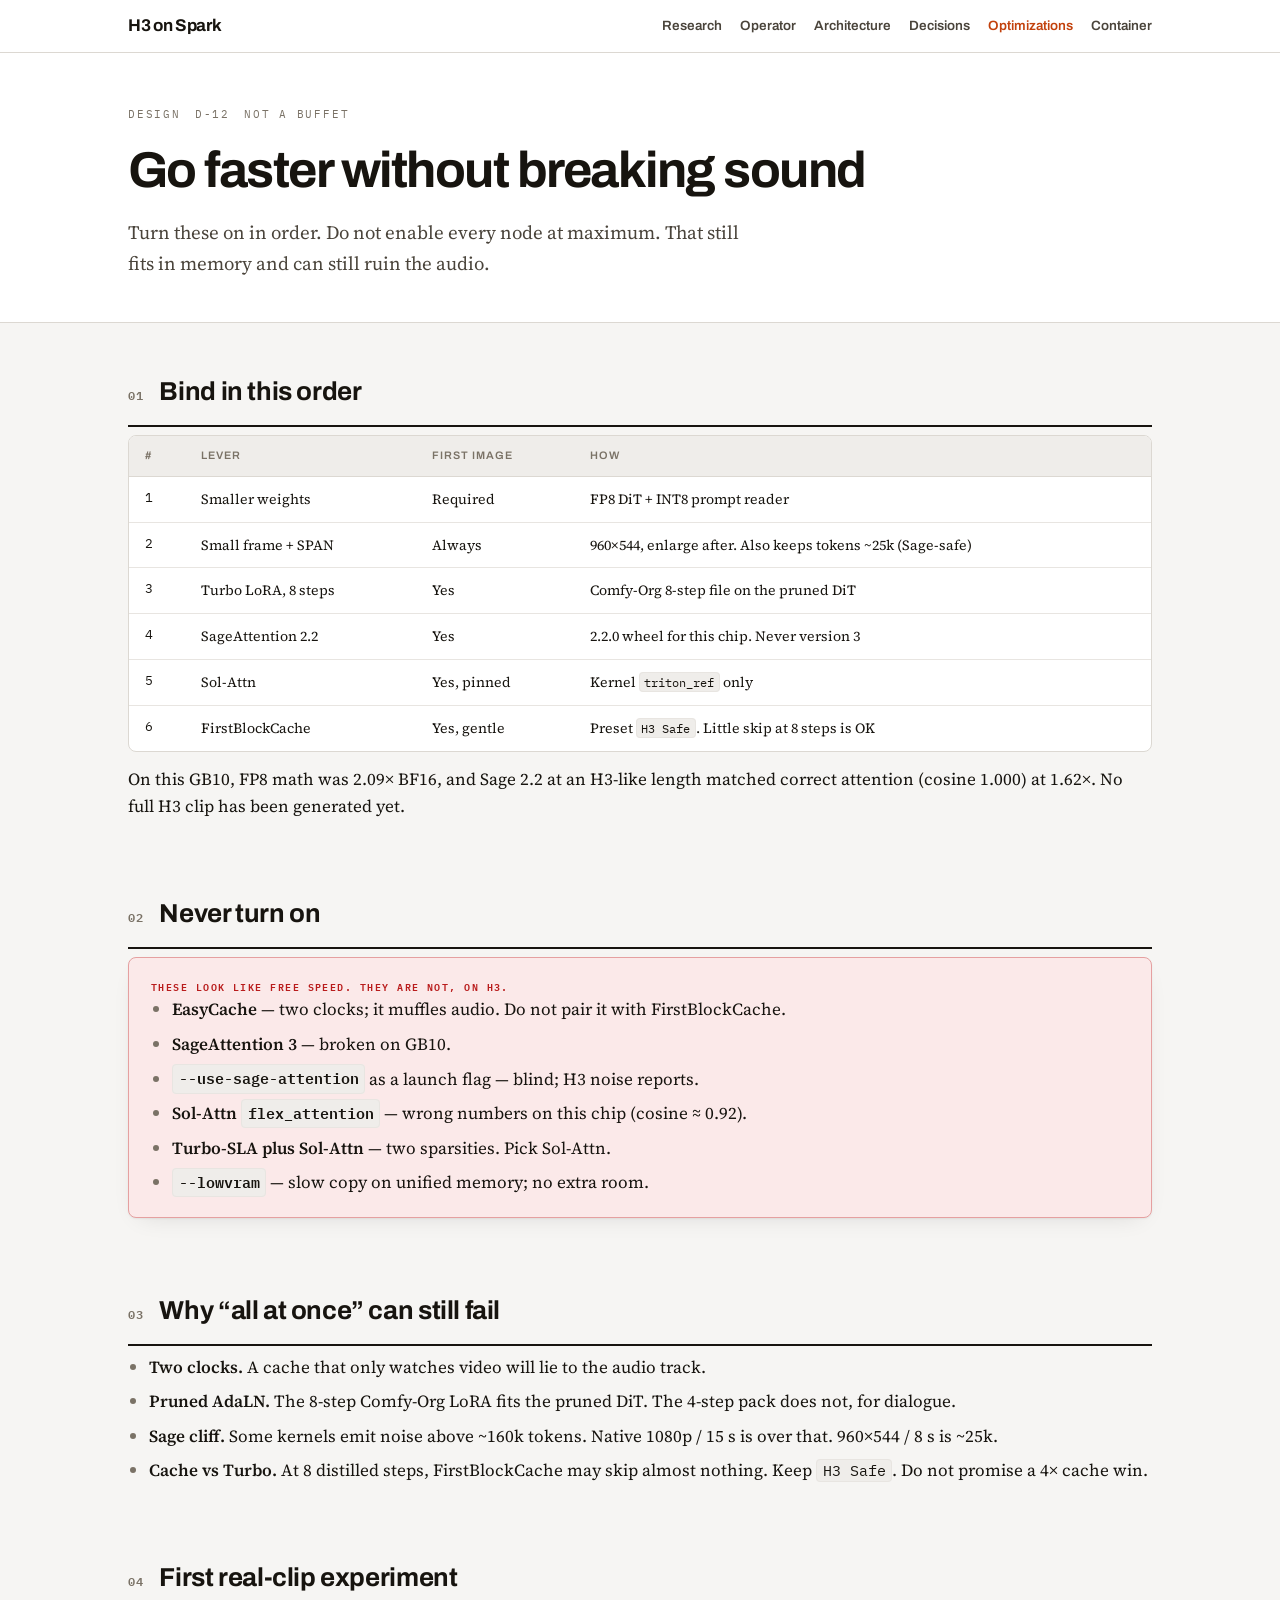
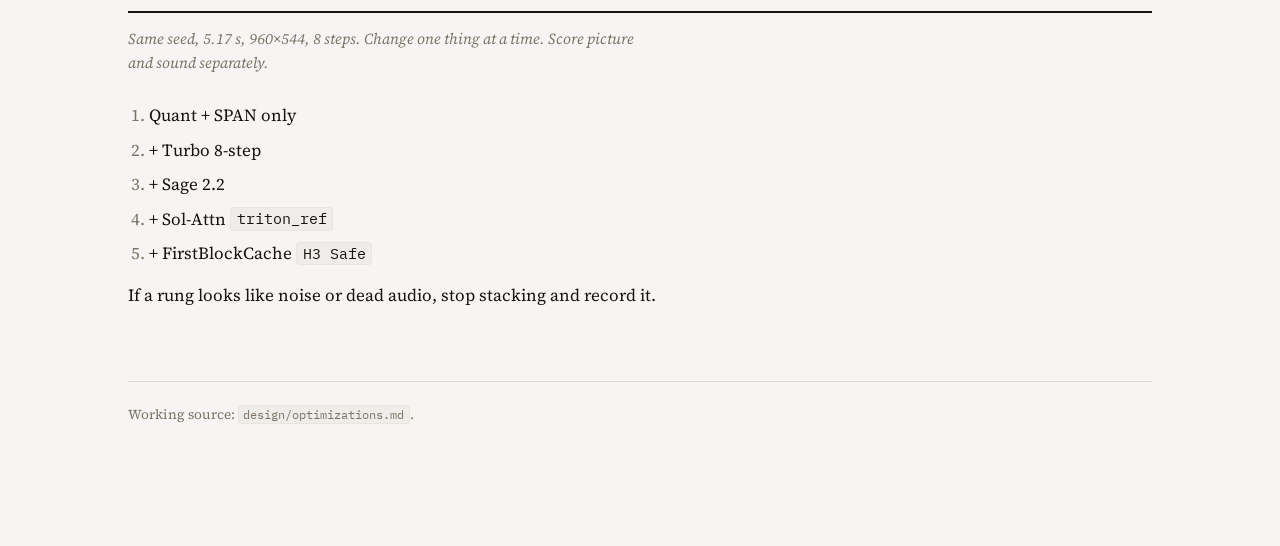
<file: docs/design/optimizations.html>
<!DOCTYPE html>
<html lang="en">
<head>
<meta charset="utf-8">
<meta name="viewport" content="width=device-width, initial-scale=1">
<meta name="description" content="What to speed up on MiniMax H3 for DGX Spark, and what never to turn on.">
<title>Optimizations — MiniMax H3 on DGX Spark</title>
<link rel="stylesheet" href="../assets/site.css">
<link rel="preconnect" href="https://fonts.googleapis.com">
<link rel="preconnect" href="https://fonts.gstatic.com" crossorigin>
<link rel="stylesheet" href="https://fonts.googleapis.com/css2?family=Archivo:wght@500;600;700&family=IBM+Plex+Mono:wght@400;500;600&family=Source+Serif+4:opsz,wght@8..60,400;8..60,600&display=swap">
</head>
<body>

<nav class="site-nav" aria-label="Site">
  <div class="nav-inner">
    <a class="brand" href="../index.html">H3 on Spark</a>
    <div class="nav-links">
      <a href="../briefing.html">Research</a>
      <a href="operator.html">Operator</a>
      <a href="architecture.html">Architecture</a>
      <a href="decisions.html">Decisions</a>
      <a href="optimizations.html" class="active">Optimizations</a>
      <a href="container.html">Container</a>
    </div>
  </div>
</nav>

<header class="top">
  <div class="wrap">
    <div class="eyebrow">
      <span>Design</span><span>D-12</span><span>Not a buffet</span>
    </div>
    <h1>Go faster without breaking sound</h1>
    <p class="standfirst">
      Turn these on in order. Do not enable every node at maximum. That still fits in
      memory and can still ruin the audio.
    </p>
  </div>
</header>

<div class="wrap">

<section>
  <div class="shead"><span class="snum">01</span><h2>Bind in this order</h2></div>
  <div class="scroller">
    <table>
      <thead><tr><th>#</th><th>Lever</th><th>First image</th><th>How</th></tr></thead>
      <tbody>
        <tr><td class="k">1</td><td>Smaller weights</td><td>Required</td><td>FP8 DiT + INT8 prompt reader</td></tr>
        <tr><td class="k">2</td><td>Small frame + SPAN</td><td>Always</td><td>960×544, enlarge after. Also keeps tokens ~25k (Sage-safe)</td></tr>
        <tr><td class="k">3</td><td>Turbo LoRA, 8 steps</td><td>Yes</td><td>Comfy-Org 8-step file on the pruned DiT</td></tr>
        <tr><td class="k">4</td><td>SageAttention 2.2</td><td>Yes</td><td>2.2.0 wheel for this chip. Never version 3</td></tr>
        <tr><td class="k">5</td><td>Sol-Attn</td><td>Yes, pinned</td><td>Kernel <code>triton_ref</code> only</td></tr>
        <tr><td class="k">6</td><td>FirstBlockCache</td><td>Yes, gentle</td><td>Preset <code>H3 Safe</code>. Little skip at 8 steps is OK</td></tr>
      </tbody>
    </table>
  </div>
  <p style="margin-top:14px">On this GB10, FP8 math was 2.09× BF16, and Sage 2.2 at an H3-like length matched correct attention (cosine 1.000) at 1.62×. No full H3 clip has been generated yet.</p>
</section>

<section>
  <div class="shead"><span class="snum">02</span><h2>Never turn on</h2></div>
  <div class="box stop">
    <div class="boxlabel">These look like free speed. They are not, on H3.</div>
    <ul>
      <li><strong>EasyCache</strong> — two clocks; it muffles audio. Do not pair it with FirstBlockCache.</li>
      <li><strong>SageAttention 3</strong> — broken on GB10.</li>
      <li><strong><code>--use-sage-attention</code></strong> as a launch flag — blind; H3 noise reports.</li>
      <li><strong>Sol-Attn <code>flex_attention</code></strong> — wrong numbers on this chip (cosine ≈ 0.92).</li>
      <li><strong>Turbo-SLA plus Sol-Attn</strong> — two sparsities. Pick Sol-Attn.</li>
      <li><strong><code>--lowvram</code></strong> — slow copy on unified memory; no extra room.</li>
    </ul>
  </div>
</section>

<section>
  <div class="shead"><span class="snum">03</span><h2>Why “all at once” can still fail</h2></div>
  <ul>
    <li><strong>Two clocks.</strong> A cache that only watches video will lie to the audio track.</li>
    <li><strong>Pruned AdaLN.</strong> The 8-step Comfy-Org LoRA fits the pruned DiT. The 4-step pack does not, for dialogue.</li>
    <li><strong>Sage cliff.</strong> Some kernels emit noise above ~160k tokens. Native 1080p / 15 s is over that. 960×544 / 8 s is ~25k.</li>
    <li><strong>Cache vs Turbo.</strong> At 8 distilled steps, FirstBlockCache may skip almost nothing. Keep <code>H3 Safe</code>. Do not promise a 4× cache win.</li>
  </ul>
</section>

<section>
  <div class="shead"><span class="snum">04</span><h2>First real-clip experiment</h2></div>
  <p class="sdek">Same seed, 5.17 s, 960×544, 8 steps. Change one thing at a time. Score picture and sound separately.</p>
  <ol>
    <li>Quant + SPAN only</li>
    <li>+ Turbo 8-step</li>
    <li>+ Sage 2.2</li>
    <li>+ Sol-Attn <code>triton_ref</code></li>
    <li>+ FirstBlockCache <code>H3 Safe</code></li>
  </ol>
  <p style="margin-top:14px">If a rung looks like noise or dead audio, stop stacking and record it.</p>
</section>

<p class="foot">Working source: <code>design/optimizations.md</code>.</p>

</div>
</body>
</html>
</file>
<file: docs/assets/site.css>
:root{
  --bg:#F6F5F3; --surface:#FFFFFF; --surface-2:#EFEDEA; --line:#DCD8D2; --line-soft:#E8E5E1;
  --ink:#17140F; --ink-2:#4A443B; --ink-3:#7A7266;
  --compute:#C2410C; --compute-soft:#FBEAE0; --compute-line:#E9A277;
  --bw:#0E7490; --bw-soft:#E0F0F3; --bw-line:#7FBECB;
  --stop:#B91C1C; --stop-soft:#FBE9E9; --stop-line:#E5A0A0;
  --go:#3F6212; --go-soft:#EDF2E2;
  --shadow:0 1px 2px rgba(23,20,15,.05),0 8px 24px -12px rgba(23,20,15,.14);
}
@media (prefers-color-scheme:dark){
  :root:not([data-theme="light"]){
    --bg:#131211; --surface:#1B1A18; --surface-2:#232120; --line:#33302C; --line-soft:#282624;
    --ink:#F2EFEA; --ink-2:#BDB6AC; --ink-3:#8A8278;
    --compute:#F97A45; --compute-soft:#2E1B12; --compute-line:#7A3C1E;
    --bw:#4FC3D9; --bw-soft:#0F2429; --bw-line:#2A5C68;
    --stop:#F27171; --stop-soft:#2E1616; --stop-line:#6E2C2C;
    --go:#A3C567; --go-soft:#1D2413;
    --shadow:0 1px 2px rgba(0,0,0,.4),0 10px 28px -14px rgba(0,0,0,.7);
  }
}
:root[data-theme="dark"]{
  --bg:#131211; --surface:#1B1A18; --surface-2:#232120; --line:#33302C; --line-soft:#282624;
  --ink:#F2EFEA; --ink-2:#BDB6AC; --ink-3:#8A8278;
  --compute:#F97A45; --compute-soft:#2E1B12; --compute-line:#7A3C1E;
  --bw:#4FC3D9; --bw-soft:#0F2429; --bw-line:#2A5C68;
  --stop:#F27171; --stop-soft:#2E1616; --stop-line:#6E2C2C;
  --go:#A3C567; --go-soft:#1D2413;
  --shadow:0 1px 2px rgba(0,0,0,.4),0 10px 28px -14px rgba(0,0,0,.7);
}

*{box-sizing:border-box}
body{
  background:var(--bg); color:var(--ink);
  font-family:"Source Serif 4",Georgia,"Times New Roman",serif;
  font-size:17px; line-height:1.62; margin:0;
  -webkit-font-smoothing:antialiased;
}
.wrap{max-width:1080px; margin:0 auto; padding:0 28px 120px}
.col{max-width:68ch}

h1,h2,h3,h4,.ui{font-family:Archivo,"Helvetica Neue",Arial,sans-serif}
h2{font-size:1.62rem; font-weight:700; letter-spacing:-.015em; margin:0; text-wrap:balance}
h3{font-size:1.12rem; font-weight:600; letter-spacing:-.005em; margin:0; text-wrap:balance}
h4{font-size:.95rem; font-weight:600; margin:0}
p{margin:0}
code,.mono,td.num,.fig{font-family:"IBM Plex Mono",ui-monospace,Menlo,Consolas,monospace}
code{font-size:.87em; background:var(--surface-2); border:1px solid var(--line-soft);
  padding:.08em .38em; border-radius:4px; word-break:break-word}
a{color:var(--compute); text-decoration-thickness:1px; text-underline-offset:2px}
a:focus-visible,summary:focus-visible{outline:2px solid var(--compute); outline-offset:3px; border-radius:3px}
strong{font-weight:600}

/* ---------- masthead ---------- */
header.top{border-bottom:1px solid var(--line); background:var(--surface); margin-bottom:56px}
.top .wrap{padding-top:52px; padding-bottom:44px}
.eyebrow{font-family:"IBM Plex Mono",monospace; font-size:.7rem; letter-spacing:.16em;
  text-transform:uppercase; color:var(--ink-3); display:flex; gap:14px; flex-wrap:wrap; margin-bottom:22px}
h1{font-size:clamp(2.1rem,5.2vw,3.15rem); font-weight:700; letter-spacing:-.03em;
  line-height:1.04; margin:0 0 20px; text-wrap:balance}
.standfirst{font-size:1.18rem; color:var(--ink-2); max-width:64ch}
.standfirst b{color:var(--ink); font-weight:600}

/* ---------- provenance chips ---------- */
.chip{font-family:"IBM Plex Mono",monospace; font-size:.6rem; font-weight:600; letter-spacing:.1em;
  text-transform:uppercase; padding:.2em .5em; border-radius:3px; white-space:nowrap;
  border:1px solid; vertical-align:.12em; display:inline-block}
.c-m{color:var(--compute); background:var(--compute-soft); border-color:var(--compute-line)}
.c-p{color:var(--bw); background:var(--bw-soft); border-color:var(--bw-line)}
.c-s{color:var(--ink-3); background:var(--surface-2); border-color:var(--line)}

.legend{display:flex; gap:10px; flex-wrap:wrap; margin-top:30px; padding-top:22px;
  border-top:1px solid var(--line-soft)}
.legend div{font-size:.82rem; color:var(--ink-3); display:flex; gap:7px; align-items:baseline}

/* ---------- sections ---------- */
section{margin-bottom:72px; scroll-margin-top:20px}
.shead{display:flex; gap:16px; align-items:baseline; margin-bottom:8px;
  padding-bottom:12px; border-bottom:2px solid var(--ink)}
.snum{font-family:"IBM Plex Mono",monospace; font-size:.76rem; font-weight:600;
  color:var(--ink-3); letter-spacing:.06em; flex:none}
.sdek{color:var(--ink-3); font-size:.95rem; margin:14px 0 26px; max-width:66ch; font-style:italic}
.stack{display:flex; flex-direction:column; gap:18px}
.stack.tight{gap:12px}

/* ---------- callouts ---------- */
.box{border:1px solid var(--line); background:var(--surface); border-radius:8px;
  padding:20px 22px; box-shadow:var(--shadow)}
.box>.stack{gap:12px}
.box.stop{border-color:var(--stop-line); background:var(--stop-soft)}
.box.compute{border-left:3px solid var(--compute)}
.box.bw{border-left:3px solid var(--bw)}
.box.verdict{border:2px solid var(--ink); box-shadow:none; background:var(--surface)}
.boxlabel{font-family:"IBM Plex Mono",monospace; font-size:.65rem; font-weight:600;
  letter-spacing:.14em; text-transform:uppercase; color:var(--ink-3); margin-bottom:2px}
.box.stop .boxlabel{color:var(--stop)}

blockquote{margin:0; padding:12px 18px; border-left:3px solid var(--line);
  color:var(--ink-2); font-size:.95rem; background:var(--surface-2); border-radius:0 6px 6px 0}
blockquote.legal{font-family:"IBM Plex Mono",monospace; font-size:.83rem; line-height:1.55;
  border-left-color:var(--stop); background:var(--surface)}

/* ---------- tables ---------- */
.scroller{overflow-x:auto; border:1px solid var(--line); border-radius:8px; background:var(--surface)}
table{border-collapse:collapse; width:100%; font-size:.88rem; min-width:520px}
caption{caption-side:bottom; text-align:left; padding:10px 16px; font-size:.8rem;
  color:var(--ink-3); font-style:italic}
th{font-family:Archivo,sans-serif; font-size:.68rem; font-weight:600; letter-spacing:.09em;
  text-transform:uppercase; color:var(--ink-3); text-align:left; padding:11px 16px;
  border-bottom:1px solid var(--line); white-space:nowrap; background:var(--surface-2)}
td{padding:11px 16px; border-bottom:1px solid var(--line-soft); vertical-align:top;
  font-family:"Source Serif 4",serif}
tbody tr:last-child td{border-bottom:none}
td.num{text-align:right; font-variant-numeric:tabular-nums; font-size:.85rem; white-space:nowrap}
td.k{font-family:"IBM Plex Mono",monospace; font-size:.8rem; white-space:nowrap}
.hot{color:var(--compute); font-weight:600}
.cool{color:var(--bw); font-weight:600}
.bad{color:var(--stop); font-weight:600}
.good{color:var(--go); font-weight:600}

/* ---------- bars ---------- */
.bars{display:flex; flex-direction:column; gap:9px; font-family:"IBM Plex Mono",monospace; font-size:.78rem}
.bar{display:grid; grid-template-columns:minmax(120px,auto) 1fr minmax(64px,auto); gap:12px; align-items:center}
.bar .lab{color:var(--ink-2); white-space:nowrap}
.bar .track{height:15px; background:var(--surface-2); border-radius:3px; overflow:hidden;
  border:1px solid var(--line-soft); position:relative}
.bar .fill{height:100%; border-radius:2px 0 0 2px}
.bar .val{text-align:right; font-variant-numeric:tabular-nums; color:var(--ink); font-weight:500}
.f-compute{background:var(--compute)} .f-bw{background:var(--bw)}
.f-mute{background:var(--ink-3); opacity:.42}

/* ---------- ladder ---------- */
.rung{display:grid; grid-template-columns:38px 1fr; gap:16px; padding:18px 20px;
  border:1px solid var(--line); border-radius:8px; background:var(--surface); align-items:start}
.rung .rank{font-family:"IBM Plex Mono",monospace; font-size:1.35rem; font-weight:600;
  color:var(--compute); line-height:1; padding-top:2px}
.rung.dim .rank{color:var(--ink-3)}
.rung .body{display:flex; flex-direction:column; gap:9px; min-width:0}
.rung .payoff{font-family:"IBM Plex Mono",monospace; font-size:.8rem; color:var(--ink-2)}
.rung h3 span.tag{font-family:"IBM Plex Mono",monospace; font-size:.62rem; font-weight:600;
  letter-spacing:.1em; text-transform:uppercase; color:var(--ink-3); margin-left:8px}

/* ---------- link cards ---------- */
.cards{display:grid; gap:16px; grid-template-columns:1fr}
@media(min-width:760px){.cards{grid-template-columns:1fr 1fr}}
.card{border:1px solid var(--line); border-radius:8px; background:var(--surface); padding:18px 20px;
  display:flex; flex-direction:column; gap:10px}
.card .src{font-family:"IBM Plex Mono",monospace; font-size:.72rem; color:var(--ink-3);
  word-break:break-all; line-height:1.4}
.card .verdictline{font-size:.9rem; color:var(--ink-2)}
.rating{font-family:"IBM Plex Mono",monospace; font-size:.66rem; font-weight:600; letter-spacing:.1em;
  text-transform:uppercase; padding:.24em .6em; border-radius:3px; align-self:flex-start; border:1px solid}
.r-use{color:var(--go); background:var(--go-soft); border-color:var(--go)}
.r-read{color:var(--bw); background:var(--bw-soft); border-color:var(--bw-line)}
.r-care{color:var(--stop); background:var(--stop-soft); border-color:var(--stop-line)}

/* ---------- misc ---------- */
ul,ol{margin:0; padding-left:1.25em; display:flex; flex-direction:column; gap:7px}
li::marker{color:var(--ink-3)}
dl{margin:0; display:flex; flex-direction:column; gap:14px}
dt{font-family:Archivo,sans-serif; font-weight:600; font-size:.97rem; margin-bottom:3px}
dd{margin:0; color:var(--ink-2); font-size:.96rem}
.kv{display:grid; grid-template-columns:auto 1fr; gap:6px 16px; font-size:.87rem;
  font-family:"IBM Plex Mono",monospace}
.kv dt{font-family:"IBM Plex Mono",monospace; font-weight:500; color:var(--ink-3);
  font-size:.87rem; white-space:nowrap; margin:0}
.kv dd{font-family:"IBM Plex Mono",monospace; font-size:.87rem; color:var(--ink)}
details{border:1px solid var(--line); border-radius:8px; background:var(--surface); padding:0}
summary{cursor:pointer; padding:14px 20px; font-family:Archivo,sans-serif; font-weight:600;
  font-size:.95rem; list-style:none}
summary::-webkit-details-marker{display:none}
summary::before{content:"▸ "; color:var(--ink-3)}
details[open] summary::before{content:"▾ "}
details[open] summary{border-bottom:1px solid var(--line-soft)}
details .inner{padding:18px 20px; display:flex; flex-direction:column; gap:14px}
hr.soft{border:none; border-top:1px solid var(--line-soft); margin:4px 0}
figure{margin:0; border:1px solid var(--line); border-radius:8px; background:var(--surface);
  padding:22px 20px 0; display:flex; flex-direction:column; gap:0}
figure .svgwrap{overflow-x:auto}
figure svg{max-width:100%; height:auto; display:block; margin:0 auto; min-width:520px}
figcaption{font-size:.84rem; color:var(--ink-3); font-style:italic; padding:14px 2px 18px;
  border-top:1px solid var(--line-soft); margin-top:18px}
.dlabel{font-family:"IBM Plex Mono",monospace; font-size:11px; fill:currentColor}
.dlabel-s{font-family:"IBM Plex Mono",monospace; font-size:9.5px; fill:currentColor; opacity:.62}
.dhead{font-family:Archivo,sans-serif; font-size:12px; font-weight:600; fill:currentColor}
.dbox{fill:none; stroke:currentColor; stroke-width:1.2; opacity:.55}
.dbox-hot{fill:var(--compute-soft); stroke:var(--compute); stroke-width:1.5; opacity:1}
.dbox-cold{fill:var(--surface-2); stroke:currentColor; stroke-width:1.1; opacity:.5}
.dline{stroke:currentColor; stroke-width:1.3; fill:none; opacity:.6}
.dline-hot{stroke:var(--compute); stroke-width:1.8; fill:none}
.dhot{fill:var(--compute)}
.foot{border-top:1px solid var(--line); padding-top:22px; color:var(--ink-3); font-size:.85rem}
.adr{border:1px solid var(--line); border-radius:8px; background:var(--surface); overflow:hidden}
.adr>header{display:flex; gap:12px; align-items:baseline; flex-wrap:wrap;
  padding:14px 20px; background:var(--surface-2); border-bottom:1px solid var(--line)}
.adr>header .id{font-family:"IBM Plex Mono",monospace; font-size:.72rem; font-weight:600;
  color:var(--ink-3); letter-spacing:.08em}
.adr>header h3{flex:1 1 260px}
.adr .inner{padding:18px 20px; display:flex; flex-direction:column; gap:14px}
.adr dl.rec{display:grid; grid-template-columns:auto 1fr; gap:10px 18px; margin:0}
.adr dl.rec dt{font-family:"IBM Plex Mono",monospace; font-size:.66rem; font-weight:600;
  letter-spacing:.1em; text-transform:uppercase; color:var(--ink-3); white-space:nowrap;
  padding-top:3px; margin:0}
.adr dl.rec dd{margin:0; font-size:.94rem; color:var(--ink-2)}
.adr dl.rec dd strong{color:var(--ink)}
.status{font-family:"IBM Plex Mono",monospace; font-size:.63rem; font-weight:600; letter-spacing:.1em;
  text-transform:uppercase; padding:.26em .6em; border-radius:3px; border:1px solid; white-space:nowrap}
.s-prov{color:var(--compute); background:var(--compute-soft); border-color:var(--compute-line)}
.s-adopt{color:var(--go); background:var(--go-soft); border-color:var(--go)}

/* ---------- site chrome ---------- */
.site-nav{position:sticky;top:0;z-index:40;background:var(--surface);border-bottom:1px solid var(--line)}
.nav-inner{max-width:1080px;margin:0 auto;padding:12px 28px;display:flex;justify-content:space-between;align-items:center;gap:16px;flex-wrap:wrap}
.brand{font-family:Archivo,sans-serif;font-weight:700;color:var(--ink);text-decoration:none;letter-spacing:-.02em}
.brand:hover{color:var(--compute)}
.nav-links{display:flex;gap:18px;flex-wrap:wrap}
.nav-links a{font-family:Archivo,sans-serif;font-size:.84rem;font-weight:600;color:var(--ink-2);text-decoration:none}
.nav-links a:hover,.nav-links a.active{color:var(--compute)}
header.top{margin-bottom:48px}
.s-super{color:var(--stop);background:var(--stop-soft);border-color:var(--stop-line)}

/* ---------- hub index ---------- */
.index-grid{display:grid;gap:16px;grid-template-columns:1fr}
@media(min-width:760px){.index-grid{grid-template-columns:1fr 1fr}}
.index-card{border:1px solid var(--line);border-radius:8px;background:var(--surface);padding:22px 22px 20px;display:flex;flex-direction:column;gap:10px;box-shadow:var(--shadow);text-decoration:none;color:inherit}
.index-card:hover{border-color:var(--compute-line)}
@media(min-width:760px){.index-card.span2{grid-column:1/-1}}
.index-card h2{font-size:1.28rem}
.index-card p{color:var(--ink-2);font-size:.95rem}
.index-card .go{font-family:"IBM Plex Mono",monospace;font-size:.72rem;letter-spacing:.08em;text-transform:uppercase;color:var(--compute);margin-top:4px}
.phase{display:grid;grid-template-columns:auto 1fr auto;gap:12px 16px;align-items:baseline}
.phase .n{font-family:"IBM Plex Mono",monospace;font-size:.72rem;color:var(--ink-3)}

/* ---------- design figures ---------- */
.fig-plain{margin:0;border:1px solid var(--line);border-radius:8px;background:var(--surface);padding:18px 18px 0}
.fig-plain svg{max-width:100%;height:auto;display:block}
.fig-plain figcaption{font-size:.84rem;color:var(--ink-3);font-style:italic;padding:14px 2px 16px;border-top:1px solid var(--line-soft);margin-top:16px}
pre.shell{margin:0;padding:16px 18px;background:var(--surface-2);border:1px solid var(--line);border-radius:8px;overflow-x:auto;font-family:"IBM Plex Mono",monospace;font-size:.82rem;line-height:1.55}
</file>
